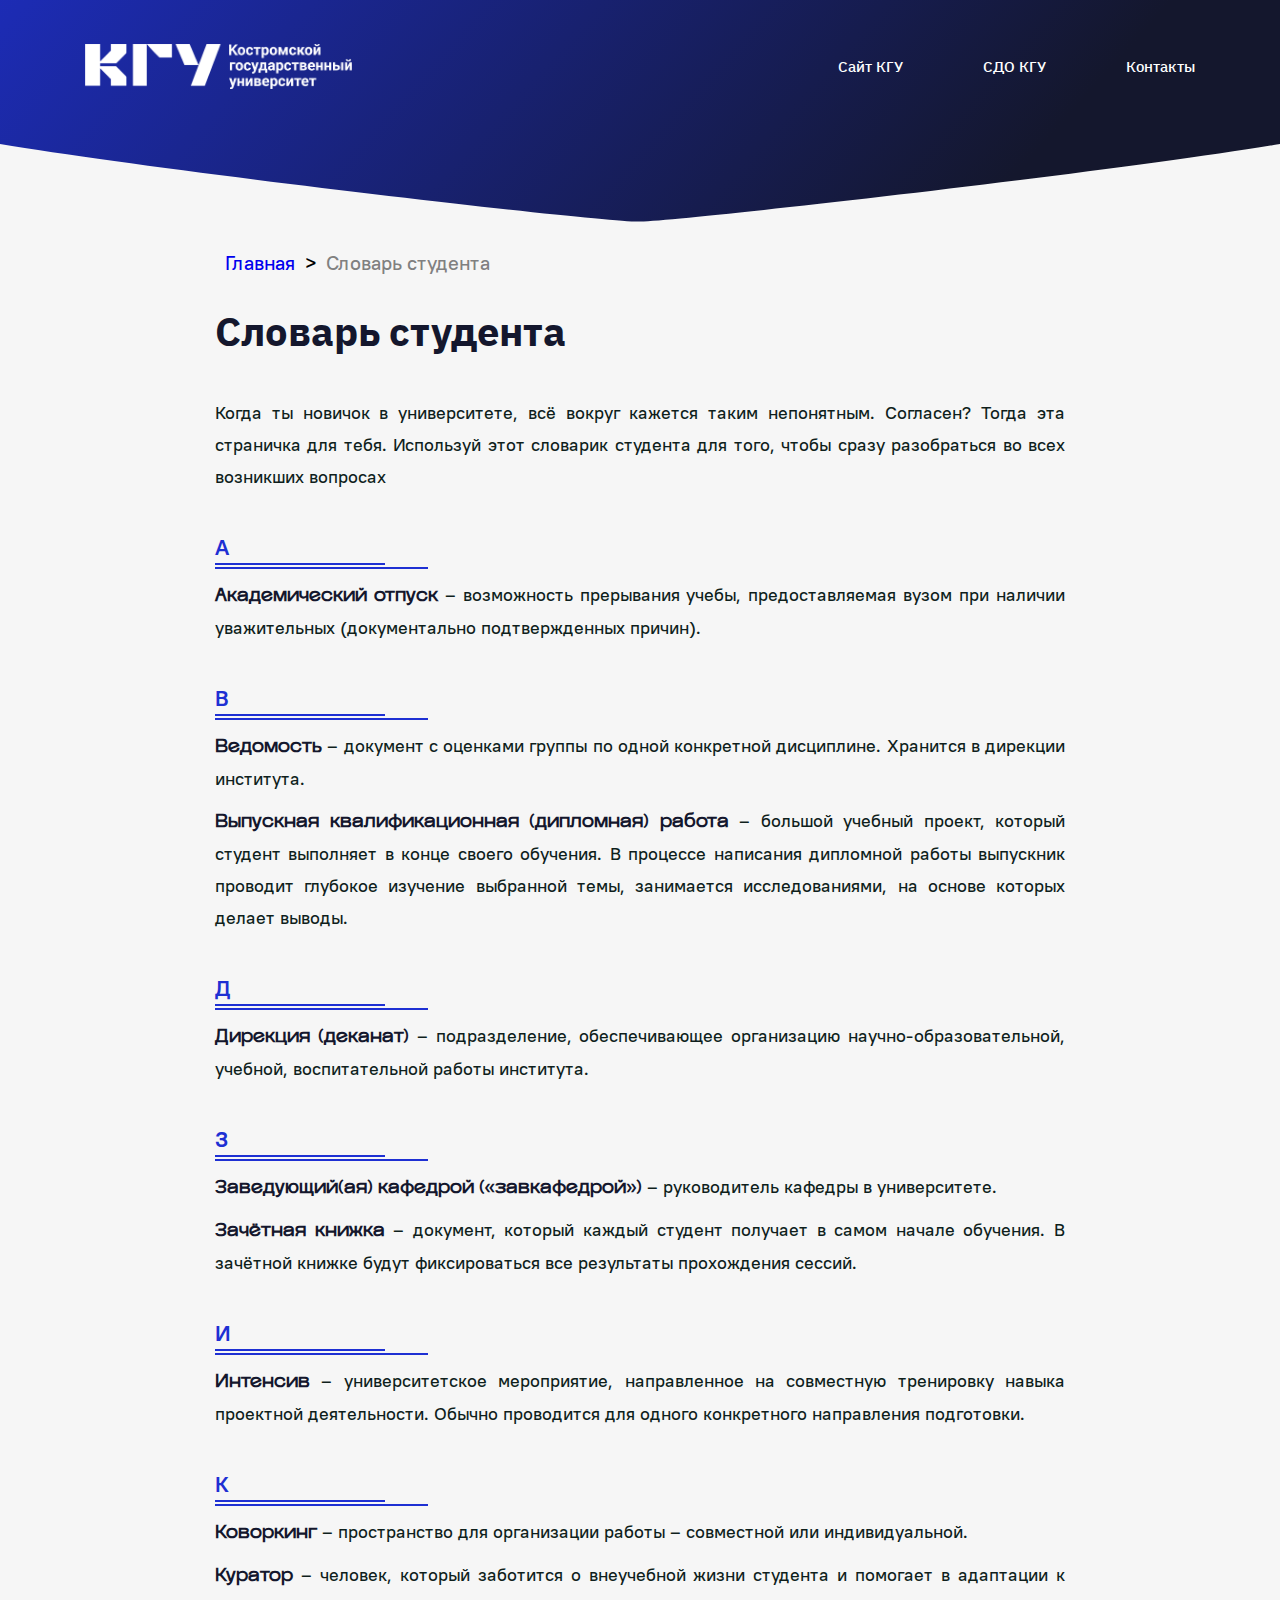
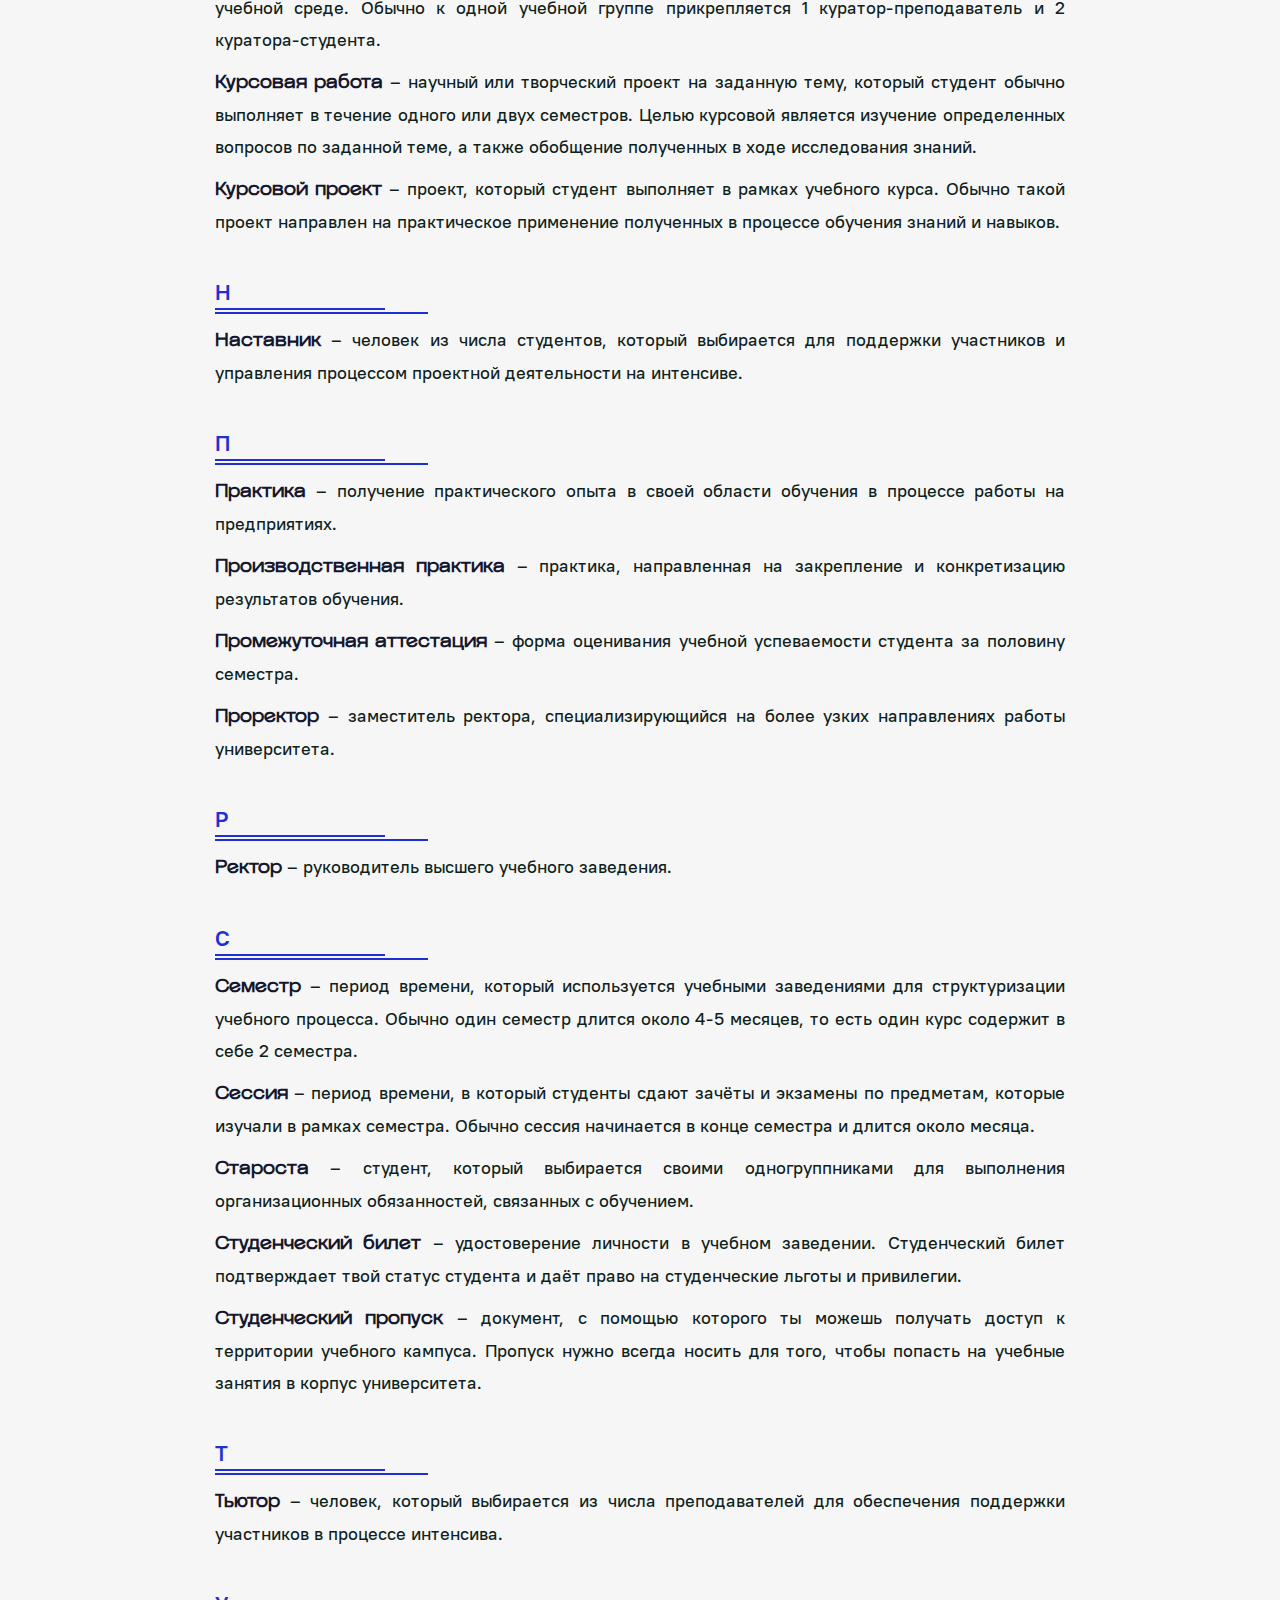
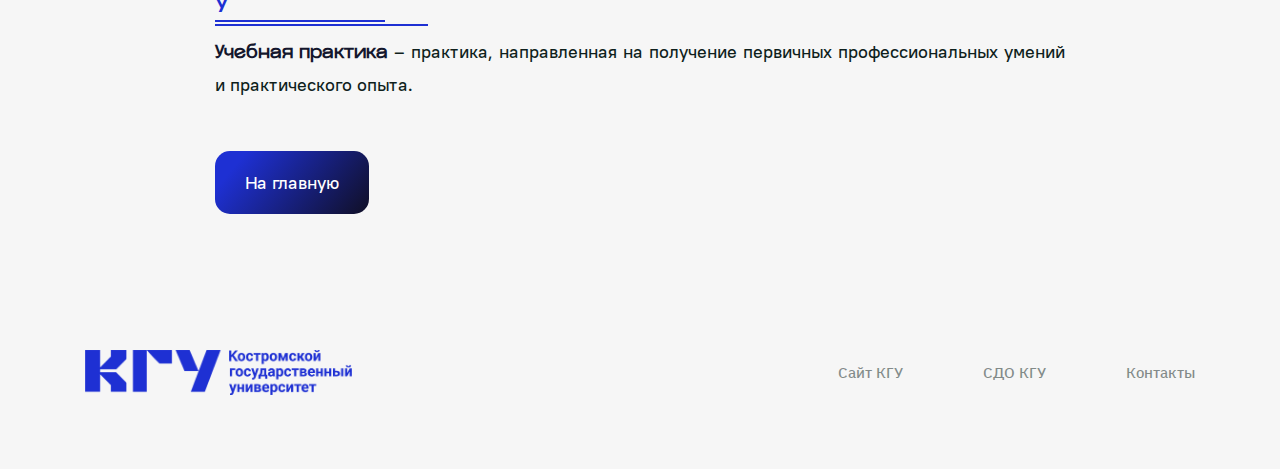
<file: dictionary.html>
<!DOCTYPE html>
<html lang="en">
	<head>
		<meta charset="UTF-8" />
		<meta http-equiv="X-UA-Compatible" content="IE=edge" />
		<meta name="viewport" content="width=device-width, initial-scale=1.0" />
		<title>Dictionary</title>
		<link rel="stylesheet" href="./css/dictionary.css" />
        <link rel="stylesheet" href="./css/fonts.css">
	</head>
	<body>
		<header class="header">
			<div class="container">
				<div class="header__top">
					<nav class="nav">
						<div class="nav__logo">
							<h2 class="logo"><a href="index.html">
								<img src="img/header/ksu-logo (1)1.png" alt="logo" width="267px" height="45px">
							</a></h2>
						</div>

						<ul class="nav__list nav__list--header">
							<li><a href="https://ksu.edu.ru/">Сайт КГУ</a></li>
							<li><a href="https://sdo.ksu.edu.ru/">СДО КГУ</a></li>
							<li><a href="https://ksu.edu.ru/svedeniya-ob-organizatsii/osnovnye-svedeniya/kontaktnaya-informatsiya.html">Контакты</a></li>
						</ul>
					</nav>
				</div>
                
				<div class="header__row">
					<div class="header__content">
						<!--<div class="header__badge">exsplore the world</div>-->
					</div>
				</div>
			</div>
		</header>
        
		<div class="btn-up btn-up_hide"></div>
        <main class="">

            <div class="container__text">
                <div class="breadcrumbs">

                    <a href="index.html">Главная</a> >
                  
                    <a href="/category/widgets">Словарь студента</a>
                  </div>
                <h1 class="title-1">Словарь студента</h1>
                <p>Когда ты новичок в университете, всё вокруг кажется таким непонятным. Согласен? 
                    Тогда эта страничка для тебя. Используй этот словарик студента для того, чтобы 
                    сразу разобраться во всех возникших вопросах</p>
                
                <div class="header-h2 header-h2-left">
                    <h2 class="title-2_1">А</h2>
                    <p><b>Академический отпуск</b> – возможность прерывания учебы, предоставляемая вузом при наличии уважительных (документально подтвержденных причин).</p>
                    <h2 class="title-2_1">В</h2></div>
                    <p><b>Ведомость</b> – документ с оценками группы по одной конкретной 
                        дисциплине. Хранится в дирекции института.</p>
                    
                        <p><b>Выпускная квалификационная (дипломная) работа </b>– большой учебный проект, 
                            который студент выполняет в конце своего обучения. В процессе 
                            написания дипломной работы выпускник проводит глубокое изучение 
                            выбранной темы, занимается исследованиями, на основе которых 
                            делает выводы.</p>
                    
                    <div class="header-h2 header-h2-left">
                    <h2 class="title-2_1">Д</h2></div>
                    <p><b>Дирекция (деканат)</b> – подразделение, обеспечивающее организацию научно-образовательной, учебной, воспитательной работы института.</p>

                    <div class="header-h2 header-h2-left">
                    <h2 class="title-2_1">З</h2></div>
                    <p><b>Заведующий(ая) кафедрой («завкафедрой»)</b> – руководитель кафедры в университете.</p>     
                    <p><b>Зачётная книжка</b> – документ, который каждый студент получает в 
                        самом начале обучения. В зачётной книжке будут фиксироваться 
                        все результаты прохождения сессий.</p>
                   
                    <div class="header-h2 header-h2-left">
                    <h2 class="title-2_1">И</h2></div>
                    <p><b>Интенсив</b> – университетское мероприятие, направленное на совместную 
                        тренировку навыка проектной деятельности. Обычно проводится для 
                        одного конкретного направления подготовки. </p>
                    
                    <div class="header-h2 header-h2-left">
                    <h2 class="title-2_1">К</h2></div>
                    <p><b>Коворкинг</b> – пространство для организации работы – совместной или индивидуальной.</p> 
                    <p><b>Куратор</b> – человек, который заботится о внеучебной жизни студента и помогает в адаптации 
                        к учебной среде. Обычно к одной учебной группе прикрепляется 1 куратор-преподаватель и 2 куратора-студента.</p>  
                    <p><b>Курсовая работа</b> – научный или творческий проект на заданную тему, который студент 
                        обычно выполняет в течение одного или двух семестров. Целью курсовой 
                        является изучение определенных вопросов по заданной теме, а также 
                        обобщение полученных в ходе исследования знаний.</p>  
                    <p><b>Курсовой проект</b> – проект, который студент 
                        выполняет в рамках учебного курса. Обычно такой проект 
                        направлен на практическое применение полученных в процессе 
                        обучения знаний и навыков.</p>

                    <div class="header-h2 header-h2-left">
                    <h2 class="title-2_1">Н</h2></div>
                    <p><b>Наставник</b> – человек из числа студентов, который выбирается для 
                        поддержки участников и управления процессом проектной 
                        деятельности на интенсиве.</p>

                    <div class="header-h2 header-h2-left">
                    <h2 class="title-2_1">П</h2></div>
                    <p><b>Практика</b> – получение практического опыта в своей области обучения в процессе работы на предприятиях.</p>    
                    <p><b>Производственная практика </b>– практика, направленная на закрепление и конкретизацию результатов обучения.</p>   
                    <p><b>Промежуточная аттестация</b> – форма оценивания учебной успеваемости студента 
                        за половину семестра. </p>
                    <p><b>Проректор</b> – заместитель ректора, специализирующийся на более узких направлениях работы университета.</p>
                    
                    <div class="header-h2 header-h2-left">
                    <h2 class="title-2_1">Р</h2></div>
                    <p><b>Ректор</b> – руководитель высшего учебного заведения. </p>
                    
                    <div class="header-h2 header-h2-left">
                    <h2 class="title-2_1">С</h2></div>
                    <p><b>Семестр</b> – период времени, который используется учебными заведениями 
                        для структуризации учебного процесса. Обычно один семестр длится 
                        около 4-5 месяцев, то есть один курс содержит в себе 2 семестра.</p>
                    <p><b>Сессия</b> – период времени, в который студенты сдают зачёты и экзамены по предметам, 
                        которые изучали в рамках семестра. Обычно сессия начинается в конце 
                        семестра и длится около месяца.</p>
                    <p><b>Староста</b> – студент, который выбирается своими одногруппниками для выполнения 
                        организационных обязанностей, связанных с обучением.</p>
                    <p><b>Студенческий билет</b> – удостоверение личности в учебном заведении. Студенческий билет 
                        подтверждает твой статус студента и даёт право на студенческие льготы и привилегии.</p>
                    <p><b>Студенческий пропуск</b> – документ, с помощью которого ты можешь получать доступ к территории 
                        учебного кампуса. Пропуск нужно всегда носить для того, чтобы попасть 
                        на учебные занятия в корпус университета.</p>
                    
                    <div class="header-h2 header-h2-left">
                    <h2 class="title-2_1">Т</h2></div>
                    <p><b>Тьютор</b> – человек, который выбирается из числа преподавателей для обеспечения поддержки 
                        участников в процессе интенсива.</p>
                    
                    <div class="header-h2 header-h2-left">
                        <h2 class="title-2_1">У</h2></div>
                        <p><b>Учебная практика</b> – практика, направленная на получение первичных профессиональных умений 
                            и практического опыта.</p>
                    
                <a href="index.html" class="button">На главную</a>
            </div>

		</main>

		<footer class="footer">
			<div class="container">
				<nav class="nav nav--footer">
					<div class="nav__logo">
						<h2 class="logo logo--footer"><a href="index.html">
							<img src="img/header/ksu-logo (1).png" alt="logo" width="267px" height="45px">
						</a></h2>
					</div>

					<ul class="nav__list nav__list--footer">
						<li><a href="https://ksu.edu.ru/">Сайт КГУ</a></li>
						<li><a href="https://sdo.ksu.edu.ru/">СДО КГУ</a></li>
						<li><a href="https://ksu.edu.ru/svedeniya-ob-organizatsii/osnovnye-svedeniya/kontaktnaya-informatsiya.html">Контакты</a></li>
					</ul>

				</nav>
			</div>
		</footer>

	<script src="https://api-maps.yandex.ru/2.1/?apikey=4f537583-9ef9-4998-a98b-9a6ee160a9d3&lang=ru_RU" type="text/javascript"></script>
    <script src="./js/main.js"></script>
    <script src="./js/scroll.js"></script>
	
	</body>
</html>
</file>
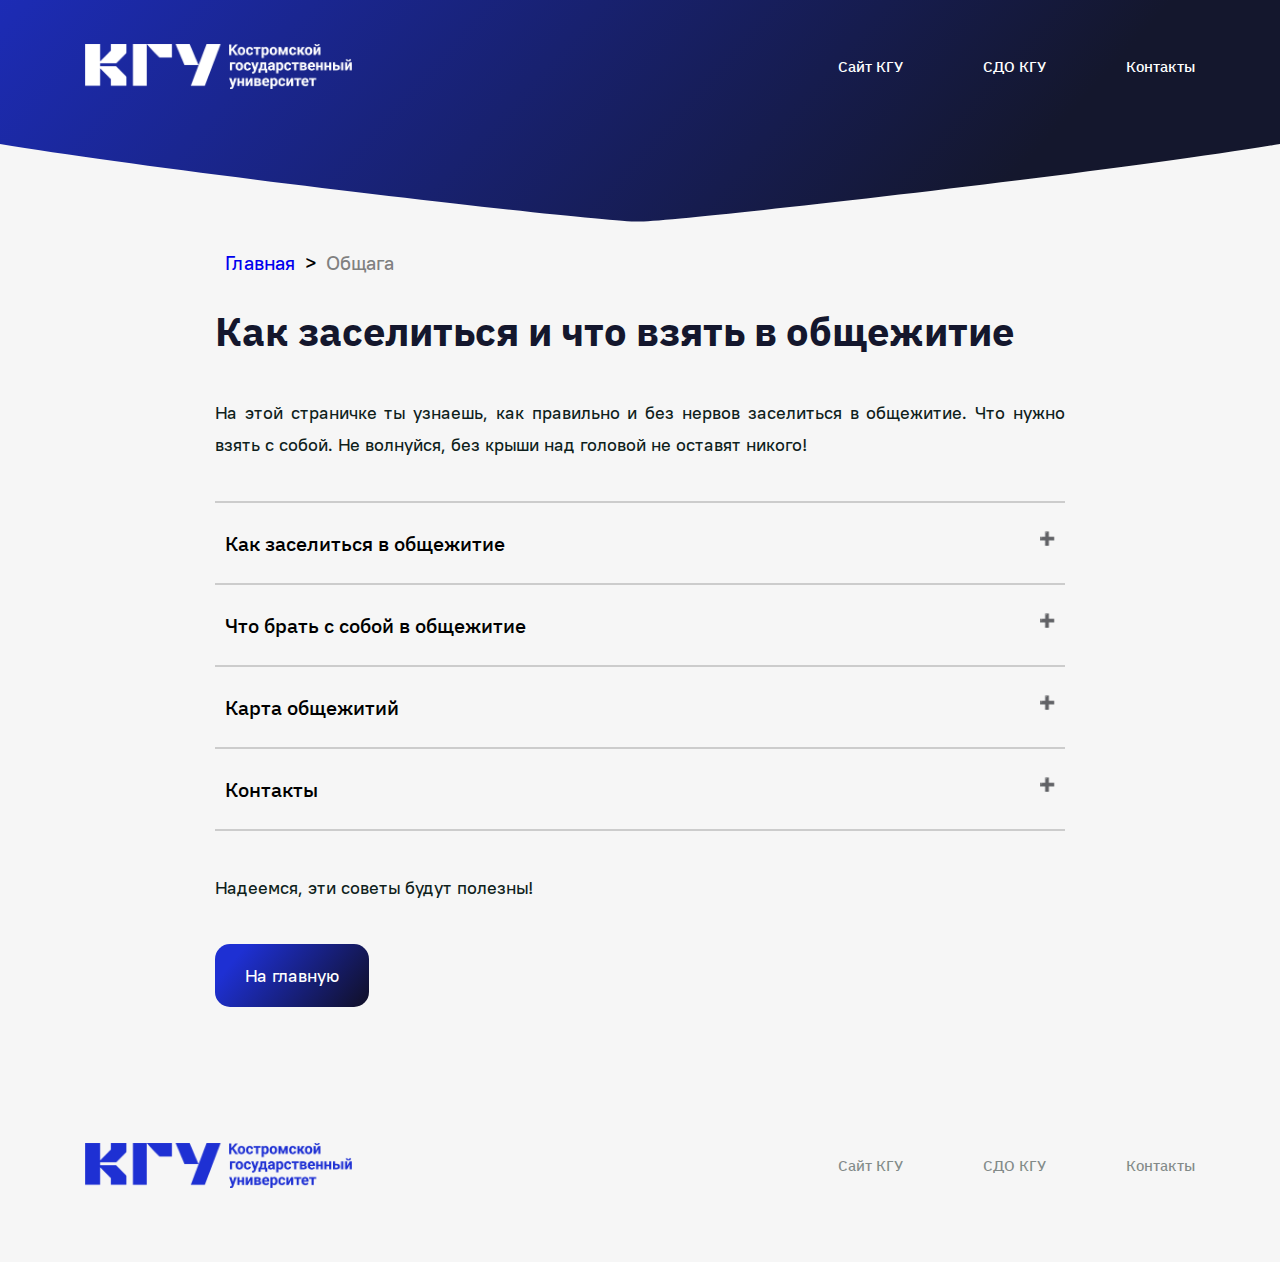
<file: dormitory.html>
<!DOCTYPE html>
<html lang="en">
	<head>
		<meta charset="UTF-8" />
		<meta http-equiv="X-UA-Compatible" content="IE=edge" />
		<meta name="viewport" content="width=device-width, initial-scale=1.0" />
		<title>Dormitory</title>
		<link rel="stylesheet" href="./css/dormitory.css" />
        <link rel="stylesheet" href="./css/fonts.css">
	</head>
	<body>
		<header class="header">
			<div class="container">
				<div class="header__top">
					<nav class="nav">
						<div class="nav__logo">
							<h2 class="logo"><a href="index.html">
								<img src="img/header/ksu-logo (1)1.png" alt="logo" width="267px" height="45px">
							</a></h2>
						</div>

						<ul class="nav__list nav__list--header">
							<li><a href="https://ksu.edu.ru/">Сайт КГУ</a></li>
							<li><a href="https://sdo.ksu.edu.ru/">СДО КГУ</a></li>
							<li><a href="https://ksu.edu.ru/svedeniya-ob-organizatsii/osnovnye-svedeniya/kontaktnaya-informatsiya.html">Контакты</a></li>
						</ul>


					</nav>
				</div>
			</div>
		</header>

        <div class="btn-up btn-up_hide"></div>
		<main class="">

            <div class="container__text">

                <div class="breadcrumbs">

                    <a href="index.html">Главная</a> >
                  
                    <a href="/category/widgets">Общага</a>
                  </div>
                <h1 class="title-1">Как заселиться и что взять в общежитие</h1>
                <p>На этой страничке ты узнаешь, как правильно и без 
                    нервов заселиться в общежитие. Что нужно взять с собой. Не волнуйся, без крыши 
                    над головой не оставят никого!</p>

                    <div class="indent">

                    <hr class="line">
                    <button class="accordion">Как заселиться в общежитие</button>
                        <div class="panel">  
                            <p><mark>ШАГ 1</mark>В конце лета, после того как прошли основные волны зачисления, 
                                появляются списки студентов, которым необходимо общежитие. Эти списки ты можешь 
                                найти на официальном сайте университета либо же в группе ВКонтакте<a href="https://vk.com/kostroma_university"> 
                                «КГУ. Опорный ВУЗ»</a>.</p>  
                                <div class="mini-indent">               
                            <p><mark>ШАГ 2</mark> Вот перед твоими глазами список, следующий шаг – ищи там себя. 
                                Рядом с твоим именем будет указан номер и адрес общежития, ФИО и контакты коменданта.</p>       
                            <div class="ram"><p><b>ВАЖНОЕ УТОЧНЕНИЕ!</b> Общежития распределяются в зависимости от 
                                направления подготовки студентов, чтобы им было проще, быстрее и ближе добираться до 
                                своего учебного корпуса.</p></div></div>
                                <div class="mini-indent"> 
                            <p><mark>ШАГ 3</mark> После твоего знакомства со списками – ищи в ранее названных источниках 
                                официальные даты заселения! Обычно это 28–30 числа августа. Не волнуйся, если ты студент 
                                из далёкого от Костромы региона и не успел заселиться в официальные сроки, для тебя всегда 
                                есть резервный день.</p></div>
                                <div class="mini-indent"> 
                            <p>Итак, в один из указанных дней тебе необходимо со всей экипировкой 
                                явиться в своё общежитие с 09.00 до 14.00 часов.</p></div>
                                <div class="mini-indent"> 
                            <p><b>Уточнение.</b> Для того, чтобы тебя заселили в общежитие, тебе 
                                нужно иметь при себе документы, а именно:</p>
                            <div class="p_punkt">
                            <ul class="list6b">
                            <li>справку о флюорографическом обследовании;</li>
                            <li>оригинал и копию паспорта;</li>
                            <li>оригинал и копию СНИЛС;</li>
                            <li>оригинал и копию медицинского полиса;</li>
                            <li>номер ИНН;</li>
                            <li>3 фотографии 3х4 см;</p>
                            <li>справку об отсутствии контактов с инфекционными больными в течение 21 дня, полученную 
                                не ранее 3-х суток до заселения в общежитие.</li>
                            </ul> </div>
                            </div>    
                            <div class="mini-indent">                    
                            <p><mark>ШАГ 4</mark> Все вышесказанные условия выполнены, ты стоишь на пороге общежития, 
                                приступаем к следующему шагу. Тебе нужно найти коменданта общежития и оформить у него 
                                заявление и ордер на поселение в свою комнату. Далее тебя попросят пройти небольшой медосмотр.</p> </div>
                                <div class="mini-indent">                        
                            <p><mark>ШАГ 5</mark>Теперь ты можешь пройти в свою комнату и ознакомиться с условиями 
                                проживания, а также ты можешь найти там своих будущих соседей, с которыми будешь 
                                делить все радости, невзгоды и быт до конца обучения.</p> </div>
                                <div class="mini-indent">                        
                            <p><mark>Еще немного формальностей.</mark> Для оформления и подписи договора на заселение 
                                в общежитие обратись <b>в корпус А1 КГУ</b> по адресу: <b>г. Кострома, ул. 1 Мая, д.14</b>, 
                                в отдел кадров по работе с обучающимися (телефон <b>(4942) 63-49-00</b> (добавочный 4300). 
                                Рекомендуется также внести предоплату. Так ты сможешь забыть о своей обязанности оплачивать 
                                общежитие на несколько месяцев вперёд, пока не закончится оплаченный период. Кстати, квитанции 
                                тебе будет выдавать комендант общежития один раз в месяц.</p>  </div>
                                <div class="mini-indent">                   
                            <p><b>Поздравляем</b>, теперь ты официально житель «общаги»! Пора ехать в своё общежитие и проводить 
                                генеральную уборку в своей комнате. Желаем лёгкой общажной жизни и хороших соседей. Этот момент 
                                твоей жизни тебе запомнится надолго, ведь, как гласит народная мудрость, «кто в общаге не жил, 
                                тот жизни не знал».</p>    </div>                        
                        </div>
                    <hr class="line">
                    <button class="accordion">Что брать с собой в общежитие</button>
                        <div class="panel">     
                            <p>1. <b>Постельное бельё</b>. А лучше сразу два комплекта. Пока один комплект будет стираться 
                                в «общажной» машинке, ты сможешь воспользоваться другим, и не нужно будет долго ждать. 
                                Вообще, в общежитии есть возможность бесплатно получить постельное белье, однако стирка 
                                «общажного» белья производится всего раз в неделю в определенный день – среду, что может 
                                быть для тебя не очень удобным.</p>
                                <div class="mini-indent"> 
                            <p>2. Возьми с собой в общежитие свою любимую <b>пижаму</b>! Это может быть как лёгкая пижама 
                                для сна или летнего периода, так и теплая, когда осенние деньки неожиданно начинают радовать 
                                морозами. :) Вообще, пижама – самая универсальная одежда, в ней удобно как спать, так и 
                                передвигаться по коридорам любимой общаги.</p></div>
                                <div class="mini-indent"> 
                            <p>3. Как без <b>посуды</b> в общежитии? Вот базовый набор, каждая вещь из которого тебе 
                                когда-либо понадобится:</p>
                            <div class="p_punkt">
                            <ul class="list6b">
                            <li>сковорода;</li>
                            <li>кастрюля;</li>
                            <li>плоские и глубокие тарелки;</li>
                            <li>кружки;</li>
                            <li>столовые приборы – ложка, вилка, нож;</li>
                            <li>овощечистка (она здорово сэкономит тебе время);</li>
                            <li>универсальная открывашка для жестяных банок.</li>
                            </ul></div>
                            <div class="indent"></div></div>
                            <div class="mini-indent"> 
                            <p>4. <b>Тазик</b> – очень удобная вещь для жителя общаги. В нём может хорошо уместиться и 
                                грязная посуда, и средства гигиены, когда ты идёшь в душ и хочешь взять всё с собой. 
                                Также, конечно же, тазик понадобится тебе, когда ты захочешь постирать свои вещи.</p></div>
                                <div class="mini-indent"> 
                            <p>5. <b>Средства гигиены.</b></p></div>
                            <div class="mini-indent"> 
                            <p>6. Набор <b>полотенец</b> для тела, рук и посуды.</p></div>
                            <div class="mini-indent"> 
                            <p>7. Обязательно – <b>аптечка</b>! Ты должен быть готов оказать себе помощь в любую секунду.</p></div>
                            <div class="mini-indent"> 
                            <p>8. <b>Ножницы, нитки, иголки</b> – так ты сможешь быстро подлатать вещицу, которая подвела 
                                тебя в этот день.</p></div>
                                <div class="mini-indent"> 
                            <p>9. <b>Резиновые тапочки.</b> В них можно передвигаться по общежитию, а также ходить в душ, 
                                а ещё – они легко отмываются.</p></div>
                                <div class="mini-indent"> 
                            <p>10. <b>Чайник</b>, чтобы вскипятить себе горячий чай либо же чтобы просто пить каждый день 
                                чистую кипячёную воду.</p></div>
                                <div class="mini-indent"> 
                            <p>11. <b>Ведерко, швабра, тряпки, веник, средства для уборки.</b> Эти вещи тебе понадобятся сразу, 
                                как ты заселишься в общежитие. С помощью их ты легко приведешь свою комнату в порядок.</p></div>
                                <div class="mini-indent"> 
                            <p>12. <b>Матрас, одеяло и подушка</b> также выдаются в общежитии, однако, если есть желание, никто 
                                не запрещает приобрести свои постельные принадлежности, чтобы сделать проживание в твоей 
                                комнате ещё более комфортным.</p></div>                     
                        </div>
                    <hr class="line">
                    <button class="accordion">Карта общежитий</button>
                        <div class="panel">
                            <div class="section-map__map">
                                <div class="map" id="map5">
                                </div>
                            </div>                              
                        </div>
                    <hr class="line">
                    <button class="accordion">Контакты</button>
                        <div class="panel">
                            <ul class="list6b">
								<li><b><color>ОБЩЕЖИТИЕ №1</color></b>
								<p><b>Адрес: </b>Кострома, 1 переулок Воскресенский, 17</p>
                                <p><b>Заведующий:</b> Огородникова Ольга Сергеевна</p>
                                <p><b>Телефон:</b> (4942) 42-61-45</p></li>
                                <div class="mini-indent">
								<li><b><color>ОБЩЕЖИТИЕ №2</color></b>
								<p><b>Адрес: </b>Кострома, Дальняя улица, 1</p>
                                <p><b>Заведующий:</b> Лапшина Ольга Петровна</p>
                                <p><b>Телефон:</b> (4942) 42-77-38</p></li>
                                </div><div class="mini-indent">
								<li><b><color>ОБЩЕЖИТИЕ №3</color></b>
								<p><b>Адрес: </b>Кострома, Малышковская улица, 4</p>
                                <p><b>Заведующий:</b> Мерзляк Светлана Петровна</p>
                                <p><b>Телефон №1:</b> (4942) 53-58-82</p>
                                <p><b>Телефон №2:</b> (4942) 43-06-40</p></li>
                                </div><div class="mini-indent">
								<li><b><color>ОБЩЕЖИТИЕ №4</color></b>
								<p><b>Адрес: </b>Кострома, Дальняя улица, 1Б</p>
                                <p><b>Заведующий:</b> Сошенко Владимир Владимирович</p>
                                <p><b>Телефон:</b> (4942) 42-54-18</p></li>
                                </div><div class="mini-indent">
								<li><b><color>ОБЩЕЖИТИЕ №5</color></b>
								<p><b>Адрес: </b>Кострома, Лагерная улица, 15</p>
                                <p><b>Заведующий:</b> Колпакова Нелли Геннадьевна</p>
                                <p><b>Телефон:</b> (4942) 42-60-51</p></li>
                                </div><div class="mini-indent">
								<li><b><color>ОБЩЕЖИТИЕ №6</color></b>
								<p><b>Адрес: </b>Кострома, улица Щемиловка, 21</p>
                                <p><b>Заведующий:</b> Советова Валентина Дмитриевна</p>
                                <p><b>Телефон:</b> (4942) 31-53-48</p></li></div>
							</ul>                           
                        </div>
                    <hr class="line">
                    </div>

                
                    <div class="indent">
                        <p>Надеемся, эти советы будут полезны!</p>
                    </div>

                    <a href="index.html" class="button">На главную</a>
		</main>

		<footer class="footer">
			<div class="container">
				<nav class="nav nav--footer">
					<div class="nav__logo">
						<h2 class="logo logo--footer"><a href="index.html">
							<img src="img/header/ksu-logo (1).png" alt="logo" width="267px" height="45px">
						</a></h2>
					</div>

					<ul class="nav__list nav__list--footer">
						<li><a href="https://ksu.edu.ru/">Сайт КГУ</a></li>
						<li><a href="https://sdo.ksu.edu.ru/">СДО КГУ</a></li>
						<li><a href="https://ksu.edu.ru/svedeniya-ob-organizatsii/osnovnye-svedeniya/kontaktnaya-informatsiya.html">Контакты</a></li>
					</ul>
				</nav>
			</div>
		</footer>

		<script src="https://api-maps.yandex.ru/2.1/?apikey=4f537583-9ef9-4998-a98b-9a6ee160a9d3&lang=ru_RU" type="text/javascript"></script>

		<script src="./js/main.js"></script>
		<script src="./js/campus.js"></script>
		<script src="./js/dormitory.js"></script>
        <script src="./js/accordion.js"></script>
        <script src="./js/scroll.js"></script>
	
	</body>
</html>
</file>
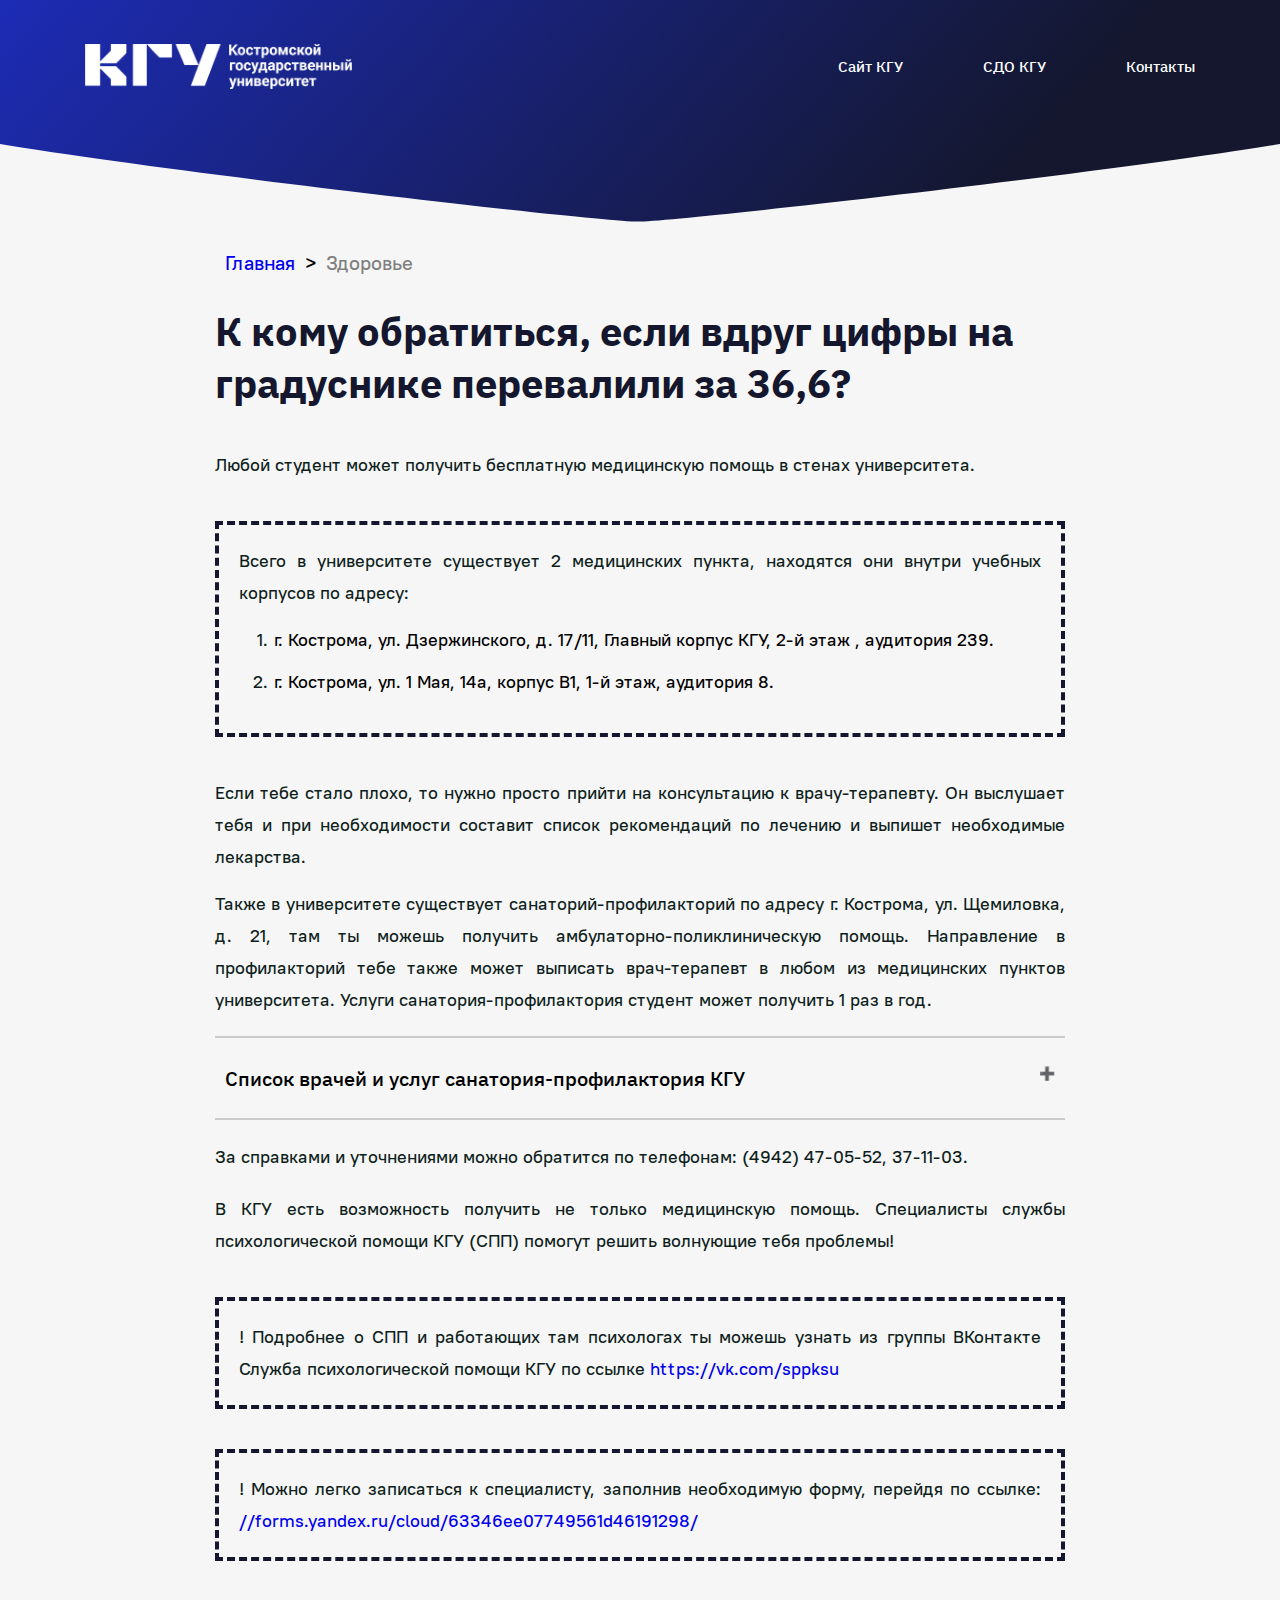
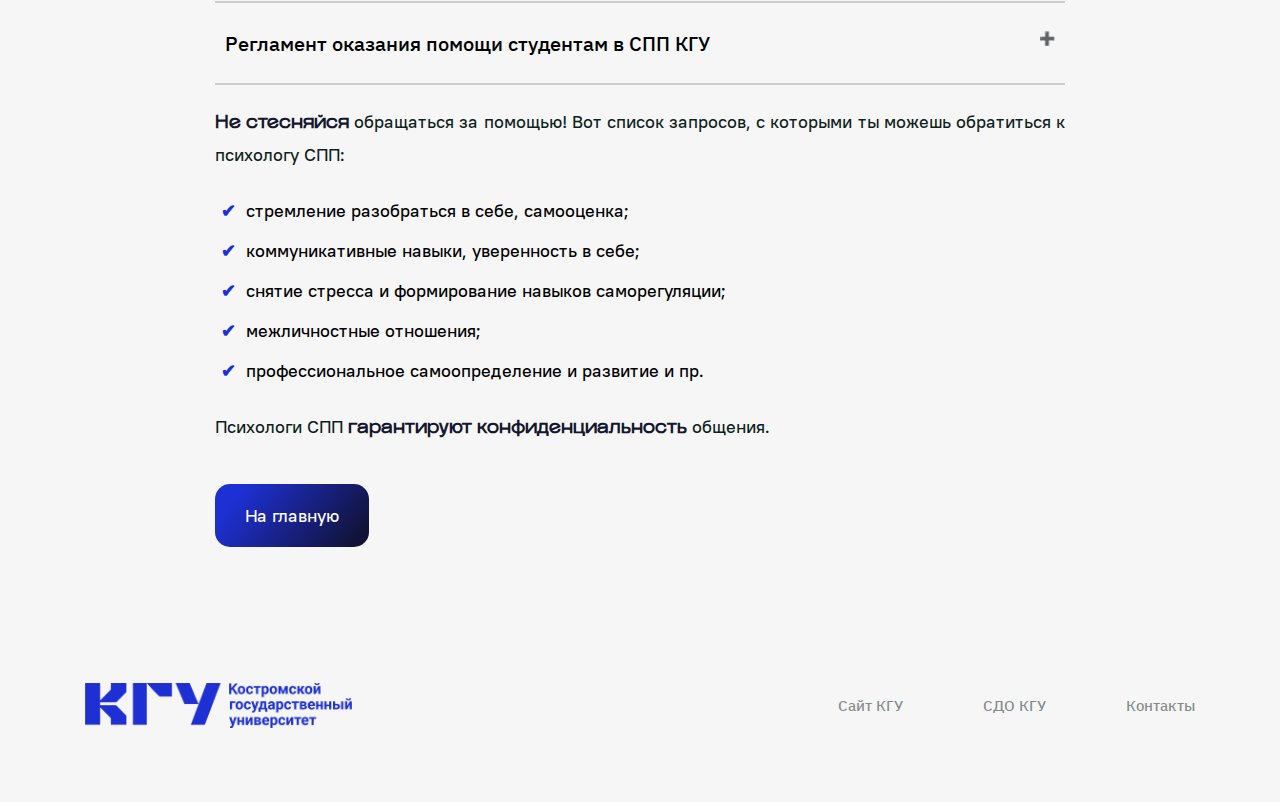
<file: health.html>
<!DOCTYPE html>
<html lang="en">
	<head>
		<meta charset="UTF-8" />
		<meta http-equiv="X-UA-Compatible" content="IE=edge" />
		<meta name="viewport" content="width=device-width, initial-scale=1.0" />
		<title>Health</title>
		<link rel="stylesheet" href="./css/health.css" />
        <link rel="stylesheet" href="./css/fonts.css">
	</head>
	<body>
		<header class="header">
			<div class="container">
				<div class="header__top">
					<nav class="nav">
						<div class="nav__logo">
							<h2 class="logo"><a href="index.html">
								<img src="img/header/ksu-logo (1)1.png" alt="logo" width="267px" height="45px">
							</a></h2>
						</div>

						<ul class="nav__list nav__list--header">
							<li><a href="https://ksu.edu.ru/">Сайт КГУ</a></li>
							<li><a href="https://sdo.ksu.edu.ru/">СДО КГУ</a></li>
							<li><a href="https://ksu.edu.ru/svedeniya-ob-organizatsii/osnovnye-svedeniya/kontaktnaya-informatsiya.html">Контакты</a></li>
						</ul>
					</nav>
				</div>
			</div>
		</header>

        <div class="btn-up btn-up_hide"></div>
		<main class="">
            <div class="container__text">
                <div class="breadcrumbs">

                    <a href="index.html">Главная</a> >
                  
                    <a href="/category/widgets">Здоровье</a>
                  </div>

                <h1 class="title-1">К кому обратиться, если вдруг цифры на градуснике перевалили за 36,6?</h1>
                <p>Любой студент может получить бесплатную медицинскую помощь в стенах университета.</p>
                <div class="ram">
                    <p>Всего в университете существует 2 медицинских пункта, находятся они внутри учебных корпусов по адресу:</p>
                    <ol class="number">
                        <p><li>г. Кострома, ул. Дзержинского, д. 17/11, Главный корпус КГУ, 2-й этаж , аудитория 239.</li></p>
                        <p><li>г. Кострома, ул. 1 Мая, 14а, корпус В1, 1-й этаж, аудитория 8.</li></p>
                    </ol>
                </div>
                <p>Если тебе стало плохо, то нужно просто прийти на консультацию к врачу-терапевту. Он выслушает тебя и при 
                    необходимости составит список рекомендаций по лечению и выпишет необходимые лекарства.</p>
                <div class="mini-indent">
                <p>Также в университете существует санаторий-профилакторий по адресу г. Кострома, ул. Щемиловка, д. 21, там 
                    ты можешь получить амбулаторно-поликлиническую помощь. Направление в профилакторий тебе также может 
                    выписать врач-терапевт в любом из медицинских пунктов университета. Услуги санатория-профилактория студент
                может получить 1 раз в год.</p></div>

                <div class="indent">

                <hr class="line">
				<button class="accordion">Список врачей и услуг санатория-профилактория КГУ</button>
                <div class="panel">  
                        <p><b><color>Доврачебная помощь</color></b></p>
                        <p><b>Режим работы:</b> с 09.00 до 17.00</p>
                        <p><b>Адрес:</b>г. Кострома, ул. Щемиловка, д. 21, процедурный кабинет. </p>
            
                    <div class="indent">
                        <p><b><color>Консультативный прием врача-оториноларинголога</color></b></p>
                        <p><b>Хмельницкая Ольга Николаевна</b></p>
                        <p><b>Режим работы:</b> среда с 14.30 до 17.30</p>
                        <p><b>Адрес:</b> г. Кострома, ул. Щемиловка, д. 21 кабинет №19 (2 этаж)</p>
                        <p><b>Предварительная запись по телефону:</b>(4942) 47-05-52.</p>
                    </div>

                    <div class="indent">
                        <p><b><color>Консультативный прием врача акушера-гинеколога</color></b></p>
                        <p><b>Фурашова Анна Евгеньевна</b></p>
                        <p><b>Режим работы:</b> среда с 15.00 до 18.00</p>
                        <p><b>Адрес:</b> г. Кострома, ул. Щемиловка, д. 21, кабинет №19 (2 этаж)</p>
                        <p><b>Предварительная запись по телефону:</b>(4942) 47-05-52.</p>
                    </div>

                    <div class="indent">
                        <p><b><color>Зубной врач</color></b></p>
                        <p><b>Румянцева Татьяна Васильевна</b></p>
                        <p><b>Режим работы:</b> понедельник, среда, пятница с 08.00 до 14.00, вторник, четверг с 13.00 до 18.00</p>
                        <p><b>Адрес:</b> г. Кострома, ул. Щемиловка, д. 21, стоматологический кабинет (1 этаж)</p>
                        <p><b>Предварительная запись по телефону:</b> 8-999-785-15-60.</p>
                    </div>

                    <div class="indent">
                        <p><b><color>Лечебный массаж</color></b></p>
                        <p><b>Манашенкова Марина Евгеньевна</b></p>
                        <p><b>Режим работы:</b> с 13.00 до 17.00</p>
                        <p><b>Адрес:</b> г. Кострома, ул. Щемиловка, д. 21, кабинет «Кедровая здравница» (1 этаж)</p>
                        <p><b>Предварительная запись по телефону:</b> 8-961-128-88-13.</p>
                    </div>

                    <div class="indent">
                        <p><b><color>Главный врач</b></p></div>
                        <p><b>Кудрявцева Татьяна Евгеньевна</b></p>
                        <p><b>Контактный телефон:</b> 8-960-740-92-15</p>
                    </div>           
                </div>
                <hr class="line">
            
                <div class="indent">
                <p>За справками и уточнениями можно обратится по телефонам: (4942) 47-05-52, 37-11-03.</p></div>
                <div class="indent"><p>В КГУ есть возможность получить не только медицинскую помощь. 
                    Специалисты службы психологической помощи КГУ (СПП) помогут решить волнующие тебя проблемы!</p></div>
                <p class="ram">! Подробнее о СПП и работающих там психологах ты можешь узнать из группы 
                    ВКонтакте Служба психологической помощи КГУ 
                    по ссылке <a href="https://vk.com/sppksu"> https://vk.com/sppksu</a> </p>
                <p class="ram">! Можно легко записаться к специалисту, заполнив необходимую форму, перейдя 
                    по ссылке: <a href="https://forms.yandex.ru/cloud/63346ee07749561d46191298/"> //forms.yandex.ru/cloud/63346ee07749561d46191298/</a></p>
                
                <div class="indent">

                <hr class="line">
				<button class="accordion">Регламент оказания помощи студентам в СПП КГУ</button>
                <div class="panel">  
                    <ul class="list6b">
                        <li>Каждый студент имеет право на 3 бесплатные индивидуальные консультации за один учебный год. </li>
                        <li>Формат встречи – офлайн или онлайн – ты можешь выбрать самостоятельно (если на момент обращение в службу нет иных обстоятельств, которые могут влиять на формат встречи).</li>
                        <li>Частоту встреч ты определяешь совместно с психологом, однако встречи могут происходить не чаще одного раза в неделю.</li>
                        <li>Продолжительность одной индивидуальной психологической консультации – 50 минут.</li>
                        <li>Если по каким-то обстоятельствам ты не можешь прийти на консультацию, то нужно предупредить об этом заранее – <b>за сутки</b>, 
                        тогда возможность прийти на консультацию в другой раз сохраняется. В ином случае консультация считается оказанной. </li>
                    </ul>                   
                </div>
                <hr class="line">
                </div>

                <div class="indent">
                    <p><b>Не стесняйся</b> обращаться за помощью! Вот список запросов, с которыми ты можешь обратиться к психологу СПП:</p>
                </div>
                <div class="indent">
                    <ul class="list6b">
                        <li>стремление разобраться в себе, самооценка;</li>
                        <li>коммуникативные навыки, уверенность в себе;</li>
                        <li>снятие стресса и формирование навыков саморегуляции;</li>
                        <li>межличностные отношения;</li>
                        <li>профессиональное самоопределение и развитие и пр.</li>
                    </ul>
                </div>
                <div class="indent">
                    <p>Психологи СПП <b>гарантируют конфиденциальность</b> общения.</p></div>
                <a href="index.html" class="button">На главную</a>
            </div>
		</main>

		<footer class="footer">
			<div class="container">
				<nav class="nav nav--footer">
					<div class="nav__logo">
						<h2 class="logo logo--footer"><a href="index.html">
							<img src="img/header/ksu-logo (1).png" alt="logo" width="267px" height="45px">
						</a></h2>
					</div>

					<ul class="nav__list nav__list--footer">
						<li><a href="https://ksu.edu.ru/">Сайт КГУ</a></li>
						<li><a href="https://sdo.ksu.edu.ru/">СДО КГУ</a></li>
						<li><a href="https://ksu.edu.ru/svedeniya-ob-organizatsii/osnovnye-svedeniya/kontaktnaya-informatsiya.html">Контакты</a></li>
					</ul>
				</nav>
			</div>
		</footer>

		<script src="https://api-maps.yandex.ru/2.1/?apikey=4f537583-9ef9-4998-a98b-9a6ee160a9d3&lang=ru_RU" type="text/javascript"></script>

        <script src="./js/rest.js"></script>
        <script src="./js/rest_1.js"></script>
        <script src="./js/rest_2.js"></script>
        <script src="./js/rest_3.js"></script>
        <script src="./js/accordion.js"></script>
        <script src="./js/scroll.js"></script>
	
	</body>
</html>
</file>
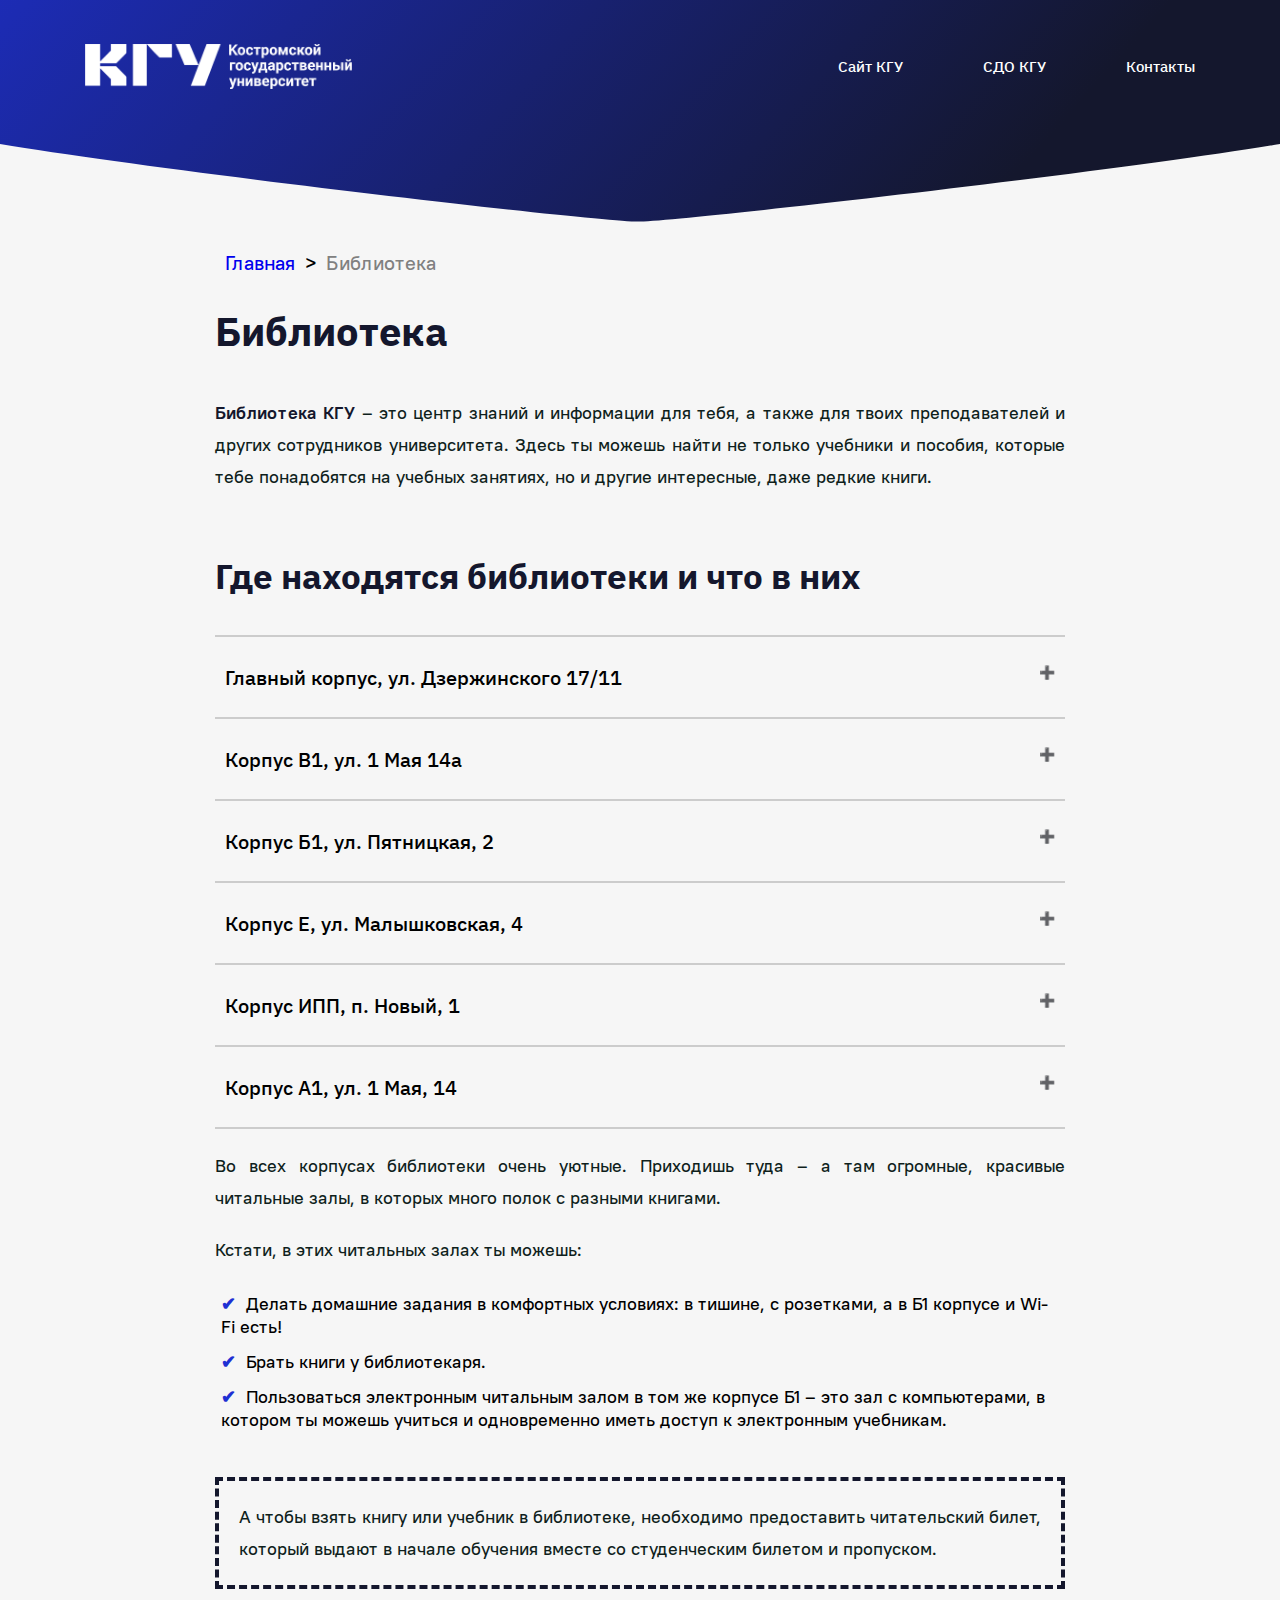
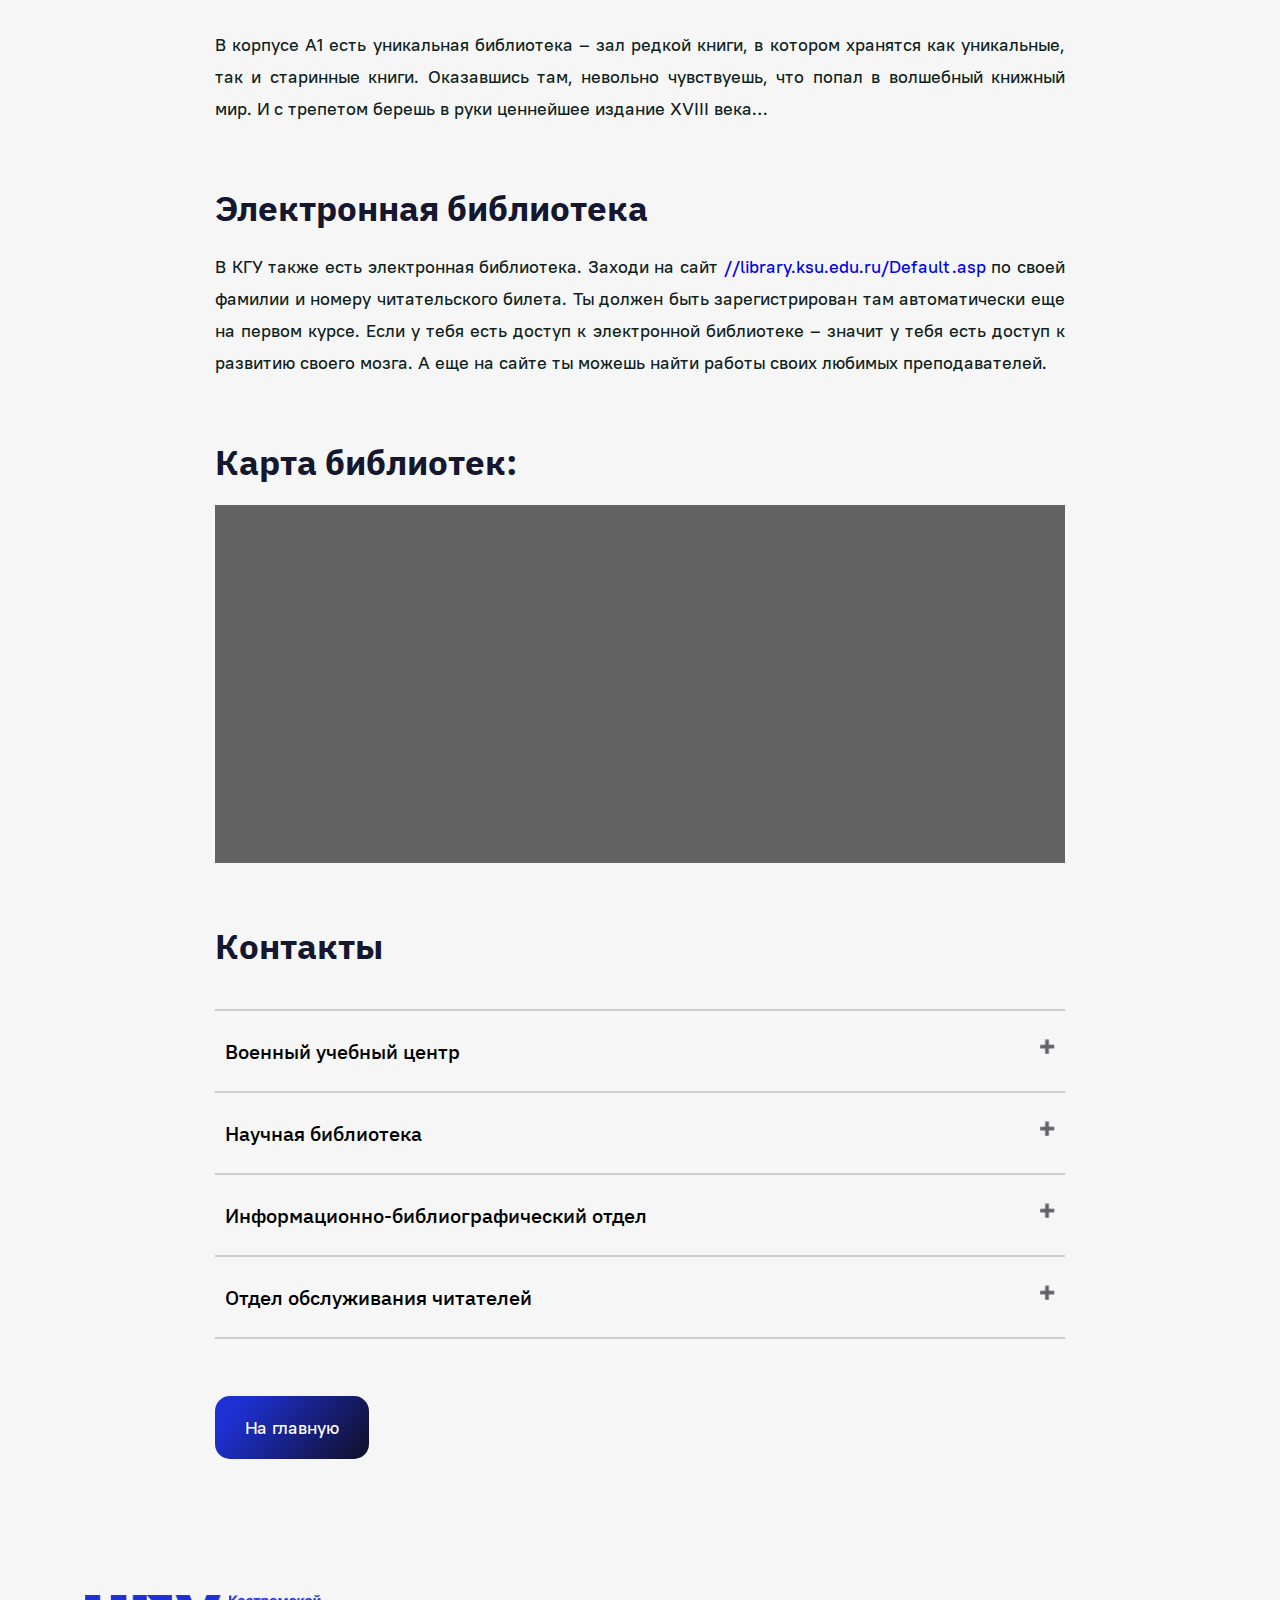
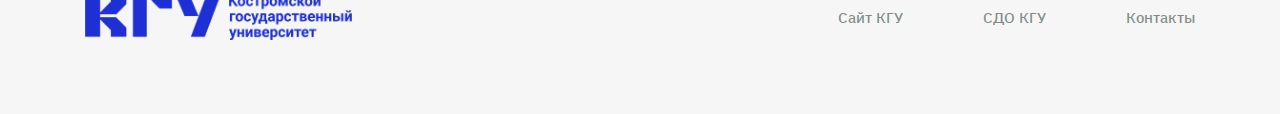
<file: library.html>
<!DOCTYPE html>
<html lang="en">
	<head>
		<meta charset="UTF-8" />
		<meta http-equiv="X-UA-Compatible" content="IE=edge" />
		<meta name="viewport" content="width=device-width, initial-scale=1.0" />
		<title>Library</title>
		<link rel="stylesheet" href="./css/library.css" />
		<link rel="stylesheet" href="./css/fonts.css">
	</head>
	<body>
		<header class="header">
			<div class="container">
				<div class="header__top">
					<nav class="nav">
						<div class="nav__logo">
							<h2 class="logo"><a href="index.html">
								<img src="img/header/ksu-logo (1)1.png" alt="logo" width="267px" height="45px">
							</a></h2>
						</div>

						<ul class="nav__list nav__list--header">
							<li><a href="https://ksu.edu.ru/">Сайт КГУ</a></li>
							<li><a href="https://sdo.ksu.edu.ru/">СДО КГУ</a></li>
							<li><a href="https://ksu.edu.ru/svedeniya-ob-organizatsii/osnovnye-svedeniya/kontaktnaya-informatsiya.html">Контакты</a></li>
						</ul>

					</nav>
				</div>
			</div>
		</header>

		<div class="btn-up btn-up_hide"></div>
		<main class="">

            <div class="container__text">
				<div class="breadcrumbs">

                    <a href="index.html">Главная</a> >
                  
                    <a href="/category/widgets">Библиотека</a>
                  </div>

                <h1 class="title-1">Библиотека</h1>
                <p><b>Библиотека КГУ</b> – это центр знаний и информации для тебя, а также для твоих преподавателей 
					и других сотрудников университета. Здесь ты можешь найти не только учебники и пособия, которые 
					тебе понадобятся на учебных занятиях, но и другие интересные, даже редкие книги.</p>
                <h2 class="title-2">Где находятся библиотеки и что в них</h2>
				

				<hr class="line">
				<button class="accordion">Главный корпус, ул. Дзержинского 17/11</button>
                <div class="panel"> 
					<ul class="list6b">
						<li>Абонемент литературы (можно пользоваться книгой вне библиотеки на неопределенный срок).</li>
						<li>Читальный зал.</li>
					</ul>                           
                </div>
                <hr class="line">
				<button class="accordion">Корпус В1, ул. 1 Мая 14а</button>
                <div class="panel">   
					<ul class="list6b">
						<li>Абонемент литературы.</li>
						<li>Информационно-библиографический отдел (фонд справочной литературы, электронная доставка документов,
							 книгообеспеченность).
						</li>
					</ul>                         
                </div>
                <hr class="line">
				<button class="accordion">Корпус Б1, ул. Пятницкая, 2</button>
                <div class="panel">
					<ul class="list6b">
						<li>Читательный зал.</li>
						<li>Электронный читательный зал.</li>
						<li>Фонд издательства "ТЕРРА".</li>
					</ul>                            
                </div>
                <hr class="line">
				<button class="accordion">Корпус Е, ул. Малышковская, 4</button>
                <div class="panel"> 
					<ul class="list6b">
						<li>Абонемент литературы.</li>
						<li>Читательный зал.</li>
					</ul>                           
                </div>
                <hr class="line">
				<button class="accordion">Корпус ИПП, п. Новый, 1</button>
                <div class="panel">  
					<ul class="list6b">
						<li>Абонемент литературы.</li>
						<li>Читательный зал.</li>
					</ul>                          
                </div>
                <hr class="line">
				<button class="accordion">Корпус А1, ул. 1 Мая, 14</button>
                <div class="panel">
					<ul class="list6b">
						<li>Фонд редкой книги.</li>
					</ul>                            
                </div>
                <hr class="line">

                <div class="indent">
                    <p>Во всех корпусах библиотеки очень уютные. Приходишь туда – а там огромные, красивые читальные 
						залы, в которых много полок с разными книгами. </p>
                </div>
                <div class="indent">
                    <p>Кстати, в этих читальных залах ты можешь:</p>
                    <div class="indent">
						<ul class="list6b">
                        <li>Делать домашние задания в комфортных условиях: в тишине, с розетками, а в Б1 
							корпусе и Wi-Fi есть! </li>
                        <li>Брать книги у библиотекаря.</li>
                        <li>Пользоваться электронным читальным залом в том же корпусе Б1 – это зал с компьютерами, 
							в котором ты можешь учиться и одновременно иметь доступ к электронным учебникам.</li>
						</ul>
					</div>
                </div>
                <div class="ram">
                    <p>А чтобы взять книгу или учебник в библиотеке, необходимо предоставить читательский билет, 
						который выдают в начале обучения вместе со студенческим билетом и пропуском.</p>
                </div>
                <p>В корпусе А1 есть уникальная библиотека – зал редкой книги, в котором хранятся как уникальные, 
					так и старинные книги. Оказавшись там, невольно чувствуешь, что попал в волшебный книжный мир. И с трепетом берешь в руки ценнейшее издание XVIII века…</p>
                <h2 class="title-2">Электронная библиотека</h2>
                <p>В КГУ также есть электронная библиотека. Заходи на сайт 
					<a href="http://library.ksu.edu.ru/Default.asp">//library.ksu.edu.ru/Default.asp</a> по своей фамилии и 
					номеру читательского билета. Ты должен быть зарегистрирован там автоматически еще на первом курсе. Если 
					у тебя есть доступ к электронной библиотеке – значит у тебя есть доступ к развитию своего мозга. А еще 
					на сайте ты можешь найти работы своих любимых преподавателей.</p>

				<h2 class="title-2">Карта библиотек: </h2>
                <div class="section-map__map">
                    <div class="map" id="map6">
                    </div>
                </div>

				<h2 class="title-2">Контакты </h2>

				<div class="indent">
					  <hr class="line">
					  <button class="accordion">Военный учебный центр</button>
					  <div class="panel"> 
						<p><b><color>Библиотекарь</color></b></p>
						<p><b>Тихомирова Елена Павловна</b></p>
						<p><b>E-mail:</b> e-tihomirova@ksu.edu.ru</p>                          
					  </div>
					  <hr class="line">
					  <button class="accordion">Научная библиотека</button>
					  <div class="panel">  
						<div class="indent">
							<p><b><color>Директор библиотеки</color></b></p>
							<p><b>Смирнова Наталия Александровна</b></p>
							<p><b>E-mail:</b> smirnova@ksu.edu.ru</p>
							<p><b>Телефон:</b> 63-49-00 (доб. 3200)</p>
							<p><b>Адрес:</b> корпус В1, кабинет 50 (303)</p>
							</div>
							<div class="indent">
								<p><b><color>Заместитель директора библиотеки</color></b></p>
								<p><b>Пешков Михаил Анатольевич</b></p>
								<p><b>E-mail:</b> peshkov@ksu.edu.ru</p>
								<p><b>Адрес:</b> корпус Б1, кабинет 202</p>
								</div>                         
					  </div>
					  <hr class="line">
					  <button class="accordion">Информационно-библиографический отдел</button>
					  <div class="panel">  
						<div class="indent">
							<p><b><color>Заведующий отделом</color></b></p>
							<p><b>Евтушенко Раиса Геннадьевна</b></p>
							<p><b>E-mail:</b> r_evtushenko@ksu.edu.ru</p>
							<p><b>Телефон:</b> 63-49-00 (доб. 3210)</p>
							<p><b>Адрес:</b> корпус В1, кабинет 49</p>
							</div>
							<div class="indent">
								<p><b><color>Ведущий библиограф</color></b></p>
								<p><b>Неустроева Татьяна Витальевна</b></p>
								<p><b>E-mail:</b> t_neustroeva@ksu.edu.ru</p>
								<p><b>Адрес:</b> корпус В1, кабинет 51</p>
								</div>
					  	
						  	<div class="indent">
							<p><b><color>Библиограф 1 категории</color></b></p>
							<p><b>Смирнова Ольга Федоровна</b></p>
							<p><b>E-mail:</b> o_smirnova@ksu.edu.ru</p>
							<p><b>Адрес:</b> корпус Б1, кабинет 201</p>
							</div>
							<div class="indent">
								<p><b><color>Главный библиограф</color></b></p>
								<p><b>Токарь Елена Юрьевна</b></p>
								<p><b>E-mail:</b> e_tokar@ksu.edu.ru</p>
								<p><b>Телефон:</b> 63-49-00 (доб. 3213)</p>
								<p><b>Адрес:</b> главный корпус, кабинет 119</p>
							</div>
							<div class="indent">
								<p><b><color>Главный библиограф</color></b></p>
								<p><b>Шабина Ольга Борисовна</b></p>
								<p><b>E-mail:</b> shabina@ksu.edu.ru</p>
								<p><b>Телефон:</b> 63-49-00 (доб. 3214)</p>
								<p><b>Адрес:</b> корпус Б1, кабинет 202</p>
							</div>                         
					  </div>
					  <hr class="line">
					  <button class="accordion">Отдел обслуживания читателей</button>
					  <div class="panel"> 
						<div class="indent">
							<p><b><color>Заведующий отделом</color></b></p>
							<p><b>Тарасова Марианна Анатольевна</b></p>
							<p><b>E-mail:</b> m_tarasova@ksu.edu.ru</p>
							<p><b>Телефон:</b> 63-49-00 (доб. 3230)</p>
							<p><b>Адрес:</b> главный корпус, кабинет 119</p>
						</div>

						<div class="indent">
							<p><b><color>Ведущий библиотекарь</color></b></p>
							<p><b>Баженова Ирина Георгиевна</b></p>
							<p><b>E-mail:</b> i_bazhenova@ksu.edu.ru</p>
							<p><b>Телефон:</b> 63-49-00 (доб. 1136)</p>
							<p><b>Адрес:</b> корпус А1, кабинет 3-207</p>
						</div>
					  	
						<div class="indent">
							<p><b><color>Ведущий библиотекарь</color></b></p>
							<p><b>Бутенина Елена Николаевна</b></p>
							<p><b>E-mail:</b> e_butenina@ksu.edu.ru</p>
						</div>

						<div class="indent">
							<p><b><color>Ведущий библиотекарь</color></b></p>
							<p><b>Вдовенко Марина Анатольевна</b></p>
							<p><b>E-mail:</b> m_vdovenko@ksu.edu.ru</p>
							<p><b>Телефон:</b> 63-49-00 (доб. 3231)</p>
							<p><b>Адрес:</b> корпус В1, кабинет 49</p>
						</div>

						<div class="indent">
							<p><b><color>Ведущий библиотекарь</color></b></p>
							<p><b>Геносян Астгик Михайловна</b></p>
							<p><b>E-mail:</b> a_genosyan@ksu.edu.ru</p>
							<p><b>Телефон:</b> 63-49-00 (доб. 3236)</p>
						</div>

						<div class="indent">
							<p><b><color>Главный библиотекарь</color></b></p>
							<p><b>Кудрявцева Лариса Александровна</b></p>
							<p><b>E-mail:</b> l_kudrjavceva@ksu.edu.ru</p>
							<p><b>Адрес:</b> главный корпус, кабинет 119</p>
						</div>

						<div class="indent">
							<p><b><color>Главный библиотекарь</color></b></p>
							<p><b>Масленикова Елена Павловна</b></p>
							<p><b>E-mail:</b> e_maslenikova@ksu.edu.ru</p>
							<p><b>Телефон:</b> 63-49-00 (доб. 3233)</p>
							<p><b>Адрес:</b> корпус В1, кабинет 203</p>
						</div>

						<div class="indent">
							<p><b><color>Ведущий библиотекарь</color></b></p>
							<p><b>Пятина Светлана Анатольевна</b></p>
							<p><b>E-mail:</b> s_pjatina@ksu.edu.ru</p>
							<p><b>Телефон:</b> 63-49-00 (доб. 3234)</p>
							<p><b>Адрес:</b> ИПП, кабинет 278</p>
						</div>

						<div class="indent">
							<p><b><color>Главный библиотекарь</color></b></p>
							<p><b>Терентьева Татьяна Юрьевна</b></p>
							<p><b>E-mail:</b> t_terenteva@ksu.edu.ru</p>
							<p><b>Телефон:</b> 63-49-00 (доб. 3235)</p>
							<p><b>Адрес:</b> корпус Е, кабинет 109</p>
						</div>

						<div class="indent">
							<p><b><color>Библиотекарь 1 категории</color></b></p>
							<p><b>Шамина Юлия Витальевна</b></p>
							<p><b>E-mail:</b> yu_tihomirova@ksu.edu.ru</p>
						</div>                          
					  </div>
					  <hr class="line">
				  	</div>



                <a href="index.html" class="button">На главную</a>
            </div>

		</main>

		<footer class="footer">
			<div class="container">
				<nav class="nav nav--footer">
					<div class="nav__logo">
						<h2 class="logo logo--footer"><a href="index.html">
							<img src="img/header/ksu-logo (1).png" alt="logo" width="267px" height="45px">
						</a></h2>
					</div>

					<ul class="nav__list nav__list--footer">
						<li><a href="https://ksu.edu.ru/">Сайт КГУ</a></li>
						<li><a href="https://sdo.ksu.edu.ru/">СДО КГУ</a></li>
						<li><a href="https://ksu.edu.ru/svedeniya-ob-organizatsii/osnovnye-svedeniya/kontaktnaya-informatsiya.html">Контакты</a></li>
					</ul>
				</nav>
			</div>
		</footer>

		<script src="https://api-maps.yandex.ru/2.1/?apikey=4f537583-9ef9-4998-a98b-9a6ee160a9d3&lang=ru_RU" type="text/javascript"></script>

		<script src="./js/main.js"></script>
		<script src="./js/campus.js"></script>
		<script src="./js/dormitory.js"></script>
		<script src="./js/library.js"></script>
		<script src="./js/scroll.js"></script>
		<script src="./js/accordion.js"></script>
	
	</body>
</html>
</file>
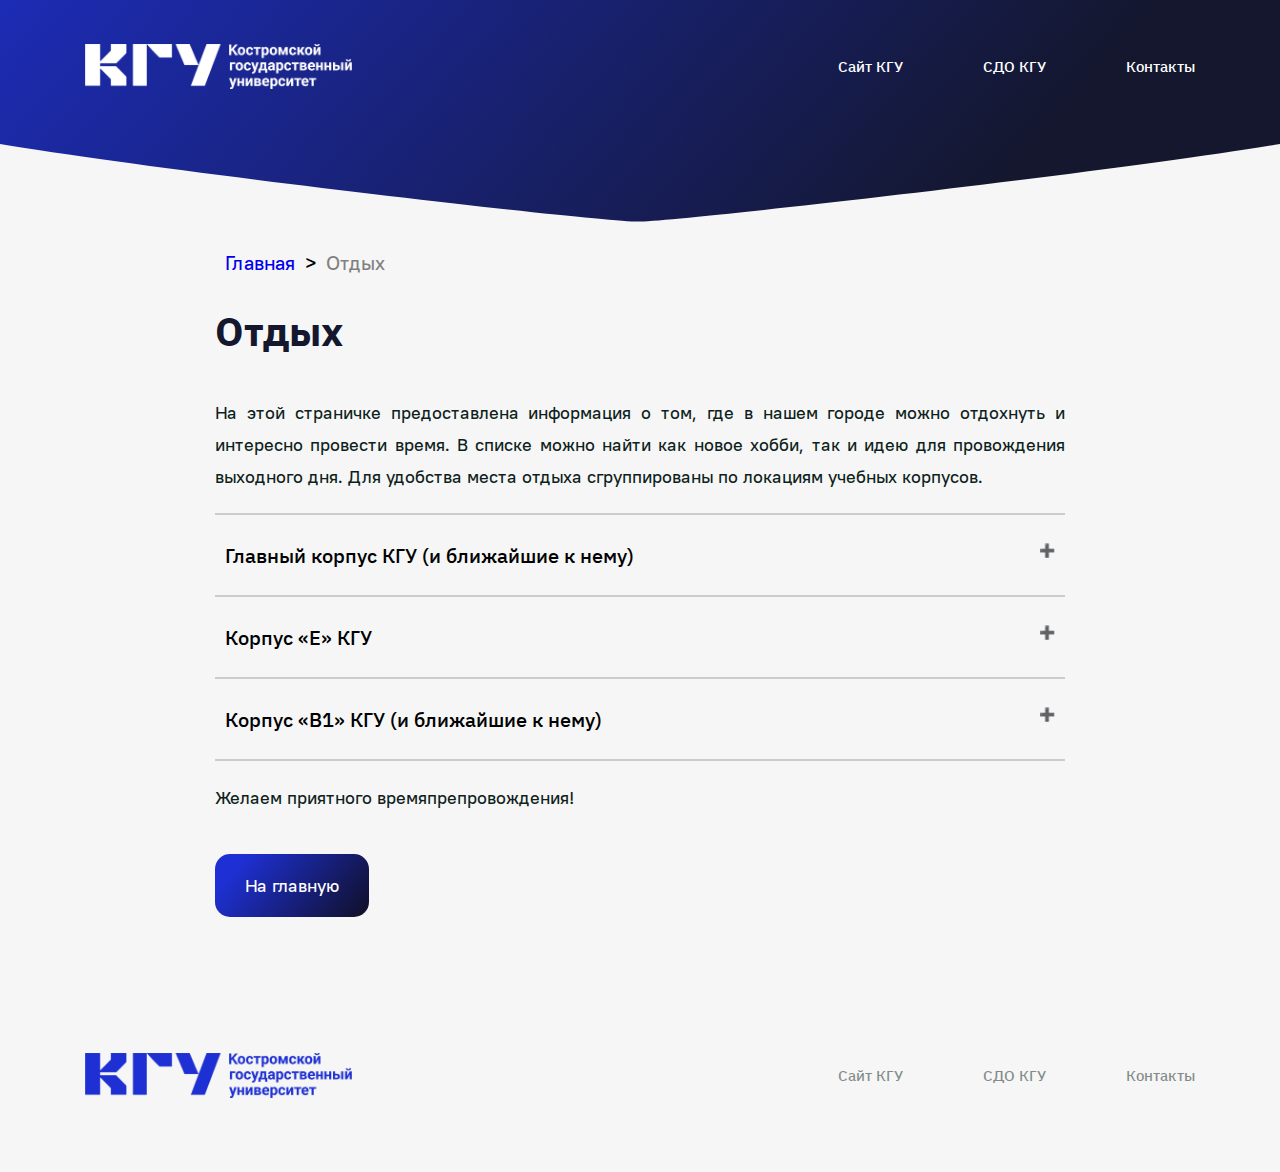
<file: rest.html>
<!DOCTYPE html>
<html lang="en">
	<head>
		<meta charset="UTF-8" />
		<meta http-equiv="X-UA-Compatible" content="IE=edge" />
		<meta name="viewport" content="width=device-width, initial-scale=1.0" />
		<title>Rest</title>
		<link rel="stylesheet" href="./css/rest.css" />
        <link rel="stylesheet" href="./css/fonts.css">
	</head>
	<body>
		<header class="header">
			<div class="container">
				<div class="header__top">
					<nav class="nav">
						<div class="nav__logo">
							<h2 class="logo"><a href="index.html">
								<img src="img/header/ksu-logo (1)1.png" alt="logo" width="267px" height="45px">
							</a></h2>
						</div>

						<ul class="nav__list nav__list--header">
							<li><a href="https://ksu.edu.ru/">Сайт КГУ</a></li>
							<li><a href="https://sdo.ksu.edu.ru/">СДО КГУ</a></li>
							<li><a href="https://ksu.edu.ru/svedeniya-ob-organizatsii/osnovnye-svedeniya/kontaktnaya-informatsiya.html">Контакты</a></li>
						</ul>
					</nav>
				</div>
			</div>
		</header>

        <div class="btn-up btn-up_hide"></div>
		<main class="">
            <div class="container__text">

                <div class="breadcrumbs">

                    <a href="index.html">Главная</a> >
                  
                    <a href="/category/widgets">Отдых</a>
                  </div>

                <h1 class="title-1">Отдых</h1>
                <p>На этой страничке предоставлена информация о том, где в нашем городе можно отдохнуть и интересно 
                    провести время. В списке можно найти как новое хобби, так и идею для провождения выходного дня. 
                    Для удобства места отдыха сгруппированы по локациям учебных корпусов.</p>
                
                <div class="indent">


                <hr class="line">
                <button class="accordion">Главный корпус КГУ (и ближайшие к нему)</button>
                    <div class="panel">
                        
                       
                            <ol>
                                <li>Костромская филармония (<b>ул. Советская, 58</b>).</li>
                                <li>Музей истории Костромского края (<b>ул. Дзержинского, 9б</b>).</li>
                                <li>Компьютерный клуб «CyberX» (<b>ул. Лермонтова, 1А</b>).</li>
                                <li>КотоКафе «Мао» – уютное место в Костроме, где обитает много котиков! Точно подойдет тем, 
                                кто обожает проводить время с пушистыми друзьями (<b>ул. Советская, 45А</b>).</li>
                                <li>Экзотариум – зоопарк с экзотическими животными из разных уголков планеты (<b>ул. Советская, 53Б</b>).</li>
                                <li>Клуб виртуальной реальности «Vr Клуб City17» (<b>ул. Смоленская, 33</b>).</li>
                                <li>Пейнтбольный клуб «Снайпер» (<b>Петрковский б-р, 64</b>).</li>
                                <li>Фабрика современных прикладных искусств «ХЛЕБЪ» – творческое пространство и идейное производство. 
                                Здесь научат делать сувениры, посуду, мебель и писать полотна своими руками (<b>ул. Горная, 3</b>).</li>
                                <li>Художественная студия «АртДом» – мастер-классы по рисованию (<b>ул. Мясницкая, 19а</b>).</li>
                                <li>Учебный центр «Не школа барабанов» – обучение игре на барабанах (<b>Кинешемское шоссе, 21/1</b>).</li>
                                <li>Гончарная мастерская «ДоброРум» (<b>ул. Давыдовская, 17</b>).</li>
                                <li>Кинотеатр «Пять звёзд» (<b>Красносельское шоссе, 1</b>, ТРЦ «Коллаж»).</li>
                            </ol>
                                <div class="section-map__map">
                                    <div class="map" id="map">
                                    </div>
                                </div>
                        
                    </div>

                    <hr class="line">
                <button class="accordion">Корпус «Е» КГУ</button>
                    <div class="panel">
                        
                        
                            <ol>
                                <li>Академия танца Ксении Чикулаевой (<b>ул. Суслова, 2А</b>).</li>
                                <li>Компьютерный клуб «CyberX» (<b>Михалевский пр-д, 9б</b>).</li>
                                <li>Парк «Заволжье» (<b>1-й Пантусовский пр-д, 7</b>).</li>
                            </ol>
        
                            <div class="section-map__map">
                                <div class="map" id="map1">
                                </div>
                            </div>
                      
                    </div>
                
                    <hr class="line">
                <button class="accordion">Корпус «В1» КГУ (и ближайшие к нему)</button>
                    <div class="panel">
                        
                        
                            <ol>
                                <li>Костромской государственный драматический театр им. А. Н. Островского (<b>пр. Мира, 9</b>).</li>
                                <li>Камерный драматический театр под руководством Б.И. Голодницого (<b>ул. Симановского, 11</b>).</li>
                                <li>Романовский музей – музей изобразительного искусства (<b>проспект Мира, 7</b>).</li>
                                <li>Учебный центр «Не школа гитары» – обучение игре на гитаре (<b>проспект Текстильщиков, 33</b>).</li>
                                <li>Арт-площадка «Станция» (<b>ул. Ерохова, 3А</b>).</li>
                                <li>Клуб спортивного бального танца «Па» (<b>ул. Козуева, 15</b>).</li>
                                <li>Клуб метания топоров «Раскольников» (<b>ул. Князева, 11А</b>).</li>
                                <li>Театр песни КГУ (<b>ул. 1 Мая, 14А</b>)</li>
                            </ol>
                            <div class="section-map__map">
                                <div class="map" id="map2">
                            </div> 
                    </div>
                    </div>
                    <hr class="line">
                
                <div class="indent">
                    <p>Желаем приятного времяпрепровождения!</p>
                </div>
                <a href="index.html" class="button">На главную</a>
            </div>
		</main>

		<footer class="footer">
			<div class="container">
				<nav class="nav nav--footer">
					<div class="nav__logo">
						<h2 class="logo logo--footer"><a href="index.html">
							<img src="img/header/ksu-logo (1).png" alt="logo" width="267px" height="45px">
						</a></h2>
					</div>

					<ul class="nav__list nav__list--footer">
						<li><a href="https://ksu.edu.ru/">Сайт КГУ</a></li>
						<li><a href="https://sdo.ksu.edu.ru/">СДО КГУ</a></li>
						<li><a href="https://ksu.edu.ru/svedeniya-ob-organizatsii/osnovnye-svedeniya/kontaktnaya-informatsiya.html">Контакты</a></li>
					</ul>
				</nav>
			</div>
		</footer>

		<script src="https://api-maps.yandex.ru/2.1/?apikey=4f537583-9ef9-4998-a98b-9a6ee160a9d3&lang=ru_RU" type="text/javascript"></script>

        <script src="./js/rest.js"></script>
        <script src="./js/rest_1.js"></script>
        <script src="./js/rest_2.js"></script>
        <script src="./js/rest_3.js"></script>
        <script src="./js/accordion.js"></script>
        <script src="./js/scroll.js"></script>
	
	</body>
</html>
</file>
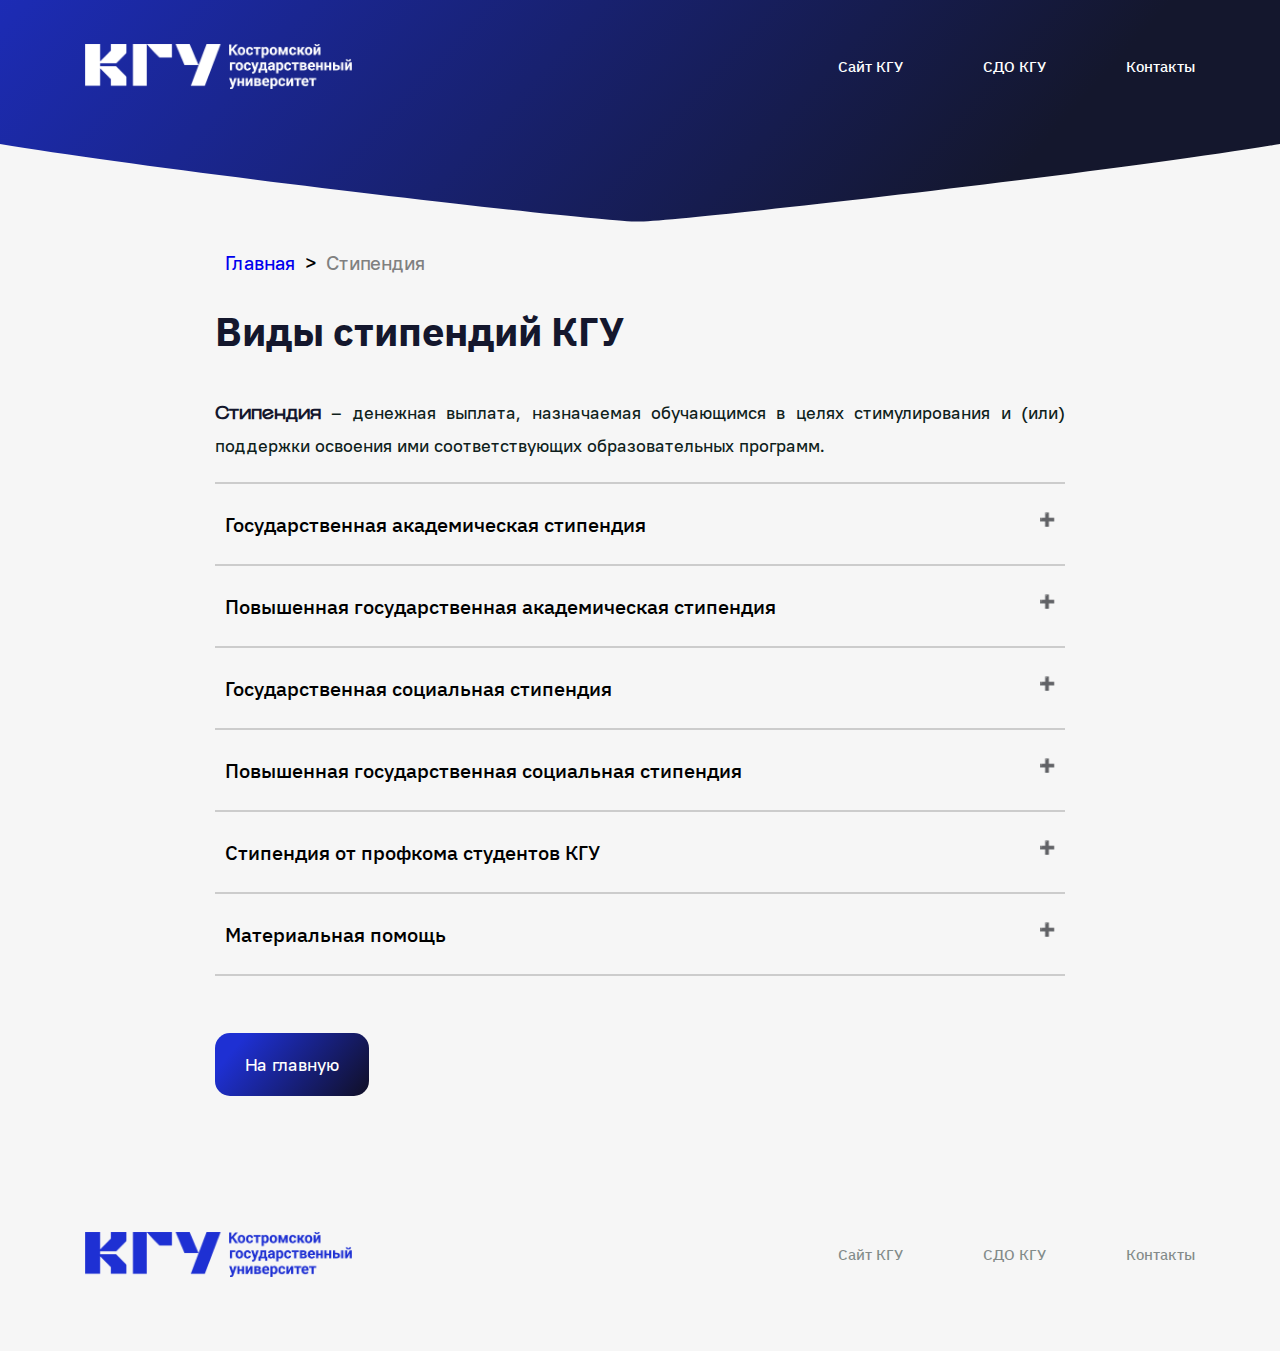
<file: scholarship.html>
<!DOCTYPE html>
<html lang="en">
	<head>
		<meta charset="UTF-8" />
		<meta http-equiv="X-UA-Compatible" content="IE=edge" />
		<meta name="viewport" content="width=device-width, initial-scale=1.0" />
		<title>Scholarship</title>
		<link rel="stylesheet" href="./css/scholarship.css" />
    <link rel="stylesheet" href="./css/fonts.css">
	</head>
	<body>
		<header class="header">
			<div class="container">
				<div class="header__top">
					<nav class="nav">
						<div class="nav__logo">
							<h2 class="logo"><a href="index.html">
								<img src="img/header/ksu-logo (1)1.png" alt="logo" width="267px" height="45px">
							</a></h2>
						</div>

						<ul class="nav__list nav__list--header">
							<li><a href="https://ksu.edu.ru/">Сайт КГУ</a></li>
							<li><a href="https://sdo.ksu.edu.ru/">СДО КГУ</a></li>
							<li><a href="https://ksu.edu.ru/svedeniya-ob-organizatsii/osnovnye-svedeniya/kontaktnaya-informatsiya.html">Контакты</a></li>
						</ul>
					</nav>
				</div>
			</div>
		</header>
    <div class="btn-up btn-up_hide"></div>

		<main class="">
      <div class="container__text">

        <div class="breadcrumbs">

          <a href="index.html">Главная</a> >
        
          <a href="/category/widgets">Стипендия</a>
        </div>

        <h1 class="title-1">Виды стипендий КГУ</h1>
        <p><b>Стипендия</b> – денежная выплата, назначаемая обучающимся в целях стимулирования 
        и (или) поддержки освоения ими соответствующих образовательных программ.</p>

        <div class="indent">

        <hr class="line">
        <button class="accordion">Государственная академическая стипендия</button>
          <div class="panel"> 
            <p>В КГУ ее получают все студенты 1 курса, которые поступили на бюджет. 
              Размер твоей стипендии при поступлении будет составлять <b>2000 рублей</b>, 
              однако далее ты сможешь повлиять на сумму стипендии, ведь она будет 
              зависеть от итогов сессии.</p>
              <div class="mini-indent">
              <p><b>2700 рублей</b> получат студенты бакалавриата, специалитета, 
              магистратуры, сдавшие сессию на «отлично» и «хорошо» или 
              «хорошо».</p></div>
              <div class="mini-indent">
              <p>Студенты, сдавшие сессию на «отлично», получат стипендию в размере 
              <b>4200 рублей</b>.</p></div>
              <div class="mini-indent">
              <p>К сожалению, если в твою зачётную книжку выставлена оценка 
              «удовлетворительно», ты не сможешь получить академическую стипендию 
              в этом семестре, однако всегда есть шанс всё исправить в следующем!</p></div>                       
          </div>
        <hr class="line">
        <button class="accordion">Повышенная государственная академическая стипендия</button>
          <div class="panel">   
            <p><b>ПГАС (повышенная государственная академическая стипендия) </b> – стипендия, 
              которая на конкурсной основе может быть назначена 10% студентов университета, от 
              числа успешно сдавших зачетно-экзаменационную сессию. Такая стипендия назначается 
              за особые достижения в <b>учебной, научной, общественной, творческой или спортивной деятельности</b>.</p>
              <div class="mini-indent">
            <p>Обычно студенты собирают эти достижения в электронном портфолио. И два раза в год (в начале семестров) 
              стипендиальные комиссии рассматривают заявления и портфолио студентов, успешно сдавших  сессию. В 2024 
              году ее максимальный размер составляет <b>14200 рублей</b>.</p></div>
              <div class="mini-indent">
            <p>Особенность данного вида стипендии в том, что ты сможешь получить её, 
            если будешь активно участвовать в учебной, научной, общественной, 
            творческой или спортивной деятельности университета. За каждое особое 
            достижение ты получаешь баллы для портфолио и далее можешь участвовать 
            в конкурсе на ПГАС!</p></div>                 
          </div>
        <hr class="line">
        <button class="accordion">Государственная социальная стипендия</button>
          <div class="panel">  
            <p>Назначается студентам, имеющим право на получение субсидий по различным причинам. 
              Ты можешь уточнить пункты для получения социальной стипендии <b>в отделе кадров по работе с обучающимися</b>.</p>
              <div class="mini-indent">
              <p>Данная стипендия составляет <b>3000 рублей</b> и суммируется с государственной академической 
              стипендией.</p></div>                     
          </div>
        <hr class="line">
        <button class="accordion">Повышенная государственная социальная стипендия</button>
          <div class="panel">     
            <p>Доступна студентам, получающим социальную стипендию.</p>
            <div class="mini-indent">
              <p><b>ПГСС</b> назначается студентам 1 и  2 курсов бакалавриата и специалитета, успешно сдавшим зачетно-экзаменационную сессию (на хорошо, хорошо и отлично, отлично), а также при отсутствии у студента 
              задолженностей по учебе. Чтобы получить <b>ПГСС</b>, необходимо заполнить заявление, которое ты можешь 
              взять в дирекции своего института, и принести его в отдел кадров по работе с обучающимися по адресу <b>г. 
              Кострома, ул. 1 Мая, д.14, корпус А1 КГУ</b>.</p></div>
              <div class="mini-indent">
              <p><b>ПГСС</b> индексируется каждый год, в 2024 году она составляет <b>10000 рублей</b> и суммируется с государственной академической стипендией или повышенной 
              государственной академической стипендией.</p></div>                   
          </div>
        <hr class="line">
        <button class="accordion">Стипендия от профкома студентов КГУ</button>
          <div class="panel"> 
            <p>Стипендия предназначена для студентов университета и членов профкома студентов КГУ, которые обучаются на <b>контрактной</b> основе. Назначение ее происходит в формате конкурса. Для участия в конкурсе студенту 
              необходимо иметь положительные оценки по итогам двух предыдущих сессий и активно участвовать в жизни университета.</p>
              <div class="mini-indent">
            <p>Для участия в конкурсе тебе потребуется предоставить ксерокопию зачетной книжки, портфолио, подтверждающее активную общественную, научную, культурно-творческую и спортивную деятельность.</p>
              </div><div class="mini-indent">
            <p>Студент, участвующий в конкурсе, также не должен иметь задолженностей по оплате профсоюзных взносов и по оплате обучения за прошлые семестры.</p></div>                        
          </div>
        <hr class="line">
        <button class="accordion">Материальная помощь</button>
          <div class="panel">     
            <p><b>Материальная помощь</b> – это единоразовая денежная выплата нуждающимся обучающимся, на которую 
              студент или магистрант, обучающийся по очной форме обучения за счет средств федерального бюджета, может претендовать несколько раз в год, но не чаще, чем <b>один раз в три месяца</b>.</p>
              <div class="mini-indent">
              <p>Основанием для оказания материальной поддержки служит заявление от обучающегося и приложенные к заявлению подтверждающие документы. Список пунктов, по которым студент имеет право получить материальную помощь, ты также можешь уточнить <b>в отделе кадров по работе с обучающимися</b>.</p></div>                   
          </div>
        <hr class="line">
      </div>

      <a href="index.html" class="button">На главную</a>
      </div>
		</main>

		<footer class="footer">
			<div class="container">
				<nav class="nav nav--footer">
					<div class="nav__logo">
						<h2 class="logo logo--footer"><a href="index.html">
							<img src="img/header/ksu-logo (1).png" alt="logo" width="267px" height="45px">
						</a></h2>
					</div>

					<ul class="nav__list nav__list--footer">
						<li><a href="https://ksu.edu.ru/">Сайт КГУ</a></li>
						<li><a href="https://sdo.ksu.edu.ru/">СДО КГУ</a></li>
						<li><a href="https://ksu.edu.ru/svedeniya-ob-organizatsii/osnovnye-svedeniya/kontaktnaya-informatsiya.html">Контакты</a></li>
					</ul>

				</nav>
			</div>
		</footer>

		<script src="https://api-maps.yandex.ru/2.1/?apikey=4f537583-9ef9-4998-a98b-9a6ee160a9d3&lang=ru_RU" type="text/javascript"></script>

		<script src="./js/main.js"></script>
		<script src="./js/campus.js"></script>
		<script src="./js/dormitory.js"></script>
		<script src="./js/scroll.js"></script>
    <script src="./js/accordion.js"></script>
	
	</body>
</html>
</file>
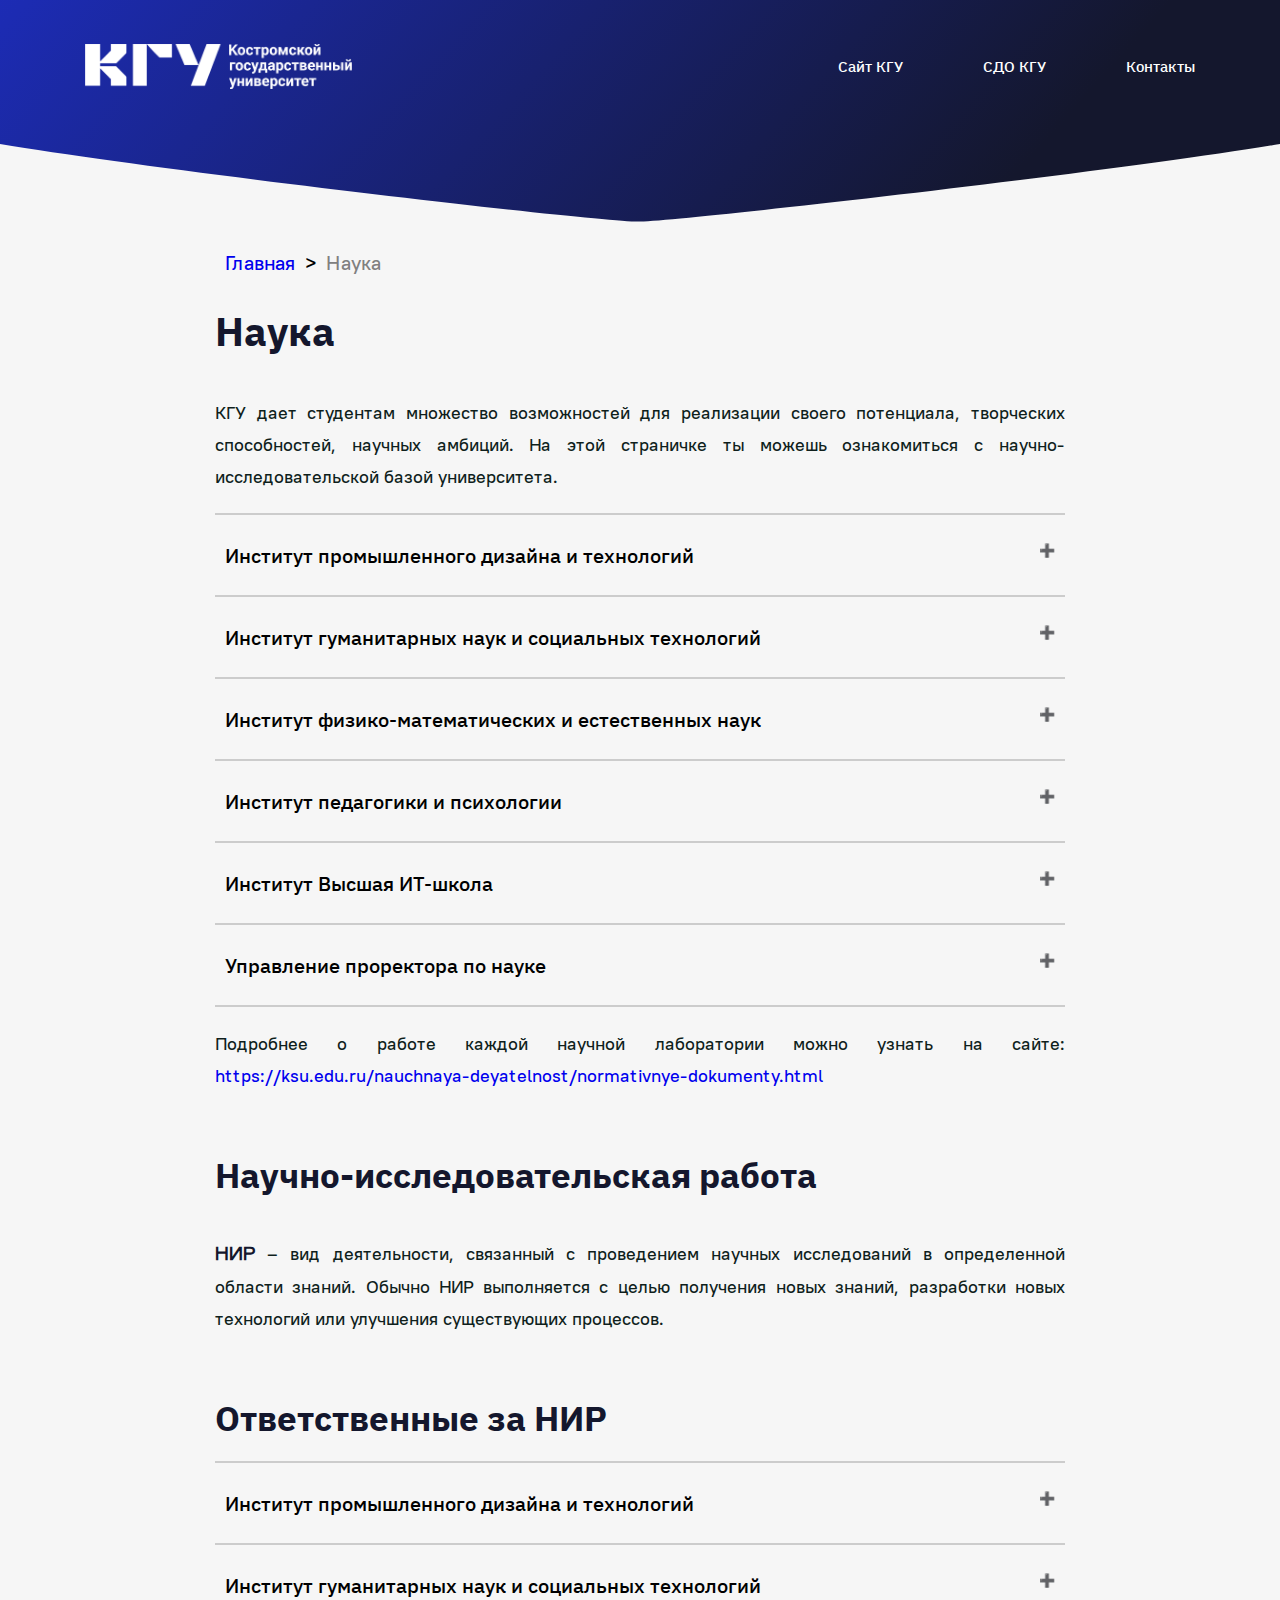
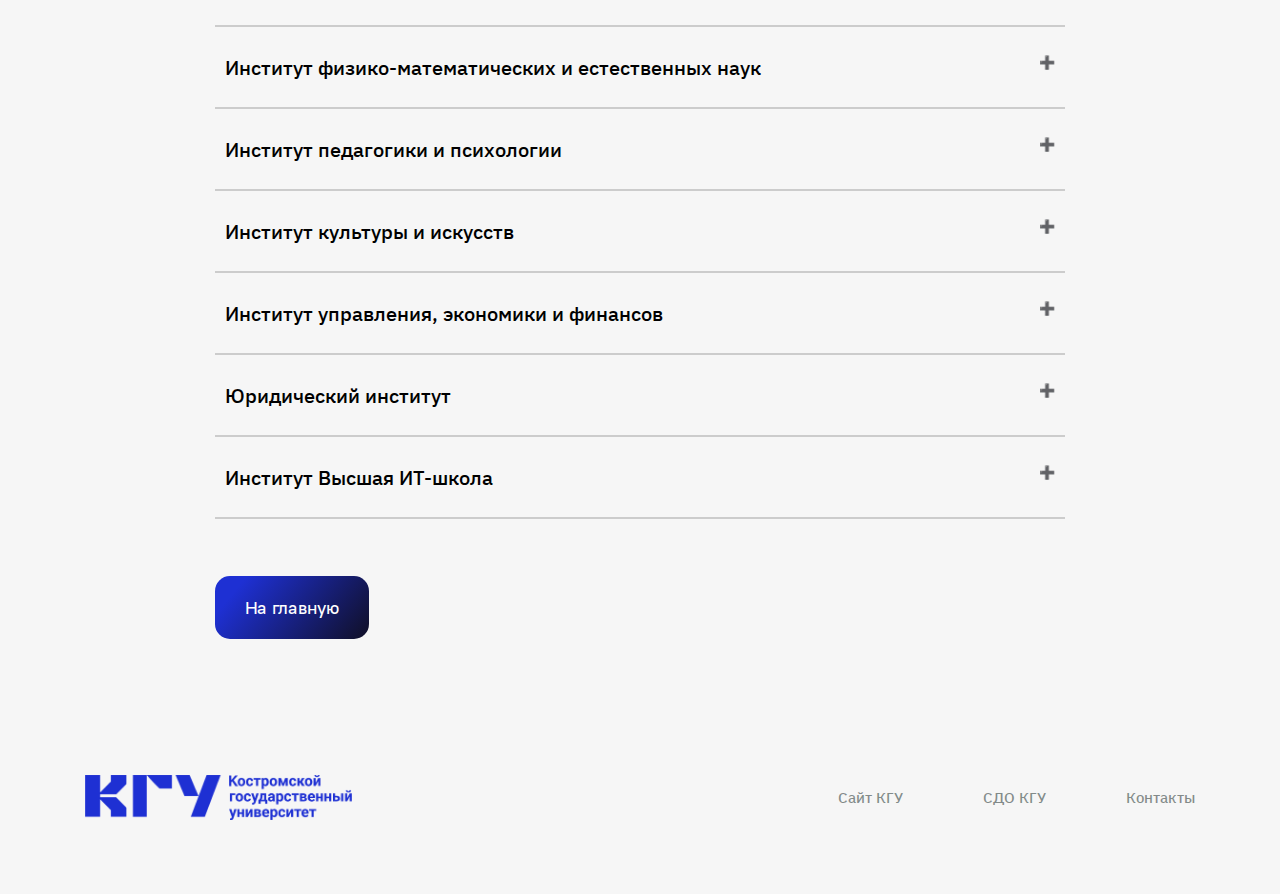
<file: science.html>
<!DOCTYPE html>
<html lang="en">
	<head>
		<meta charset="UTF-8" />
		<meta http-equiv="X-UA-Compatible" content="IE=edge" />
		<meta name="viewport" content="width=device-width, initial-scale=1.0" />
		<title>Science</title>
		<link rel="stylesheet" href="./css/science1.css" />
        <link rel="stylesheet" href="./css/fonts.css">
	</head>
	<body>
		<header class="header">
			<div class="container">
				<div class="header__top">
					<nav class="nav">
						<div class="nav__logo">
							<h2 class="logo"><a href="index.html">
								<img src="img/header/ksu-logo (1)1.png" alt="logo" width="267px" height="45px">
							</a></h2>
						</div>

						<ul class="nav__list nav__list--header">
							<li><a href="https://ksu.edu.ru/">Сайт КГУ</a></li>
							<li><a href="https://sdo.ksu.edu.ru/">СДО КГУ</a></li>
							<li><a href="https://ksu.edu.ru/svedeniya-ob-organizatsii/osnovnye-svedeniya/kontaktnaya-informatsiya.html">Контакты</a></li>
						</ul>

					</nav>
				</div>
			</div>
		</header>

        <div class="btn-up btn-up_hide"></div>
		<main class="">

            <div class="container__text">
                <div class="breadcrumbs">

                    <a href="index.html">Главная</a> >
                  
                    <a href="/category/widgets">Наука</a>
                  </div>

                <h1 class="title-1">Наука</h1>
                <p>КГУ дает студентам множество возможностей для реализации своего потенциала, творческих способностей, 
                    научных амбиций. На этой страничке ты можешь ознакомиться с научно-исследовательской базой университета.</p>
                
                <div class="indent">

                <hr class="line">
                <button class="accordion">Институт промышленного дизайна и технологий</button>
                    <div class="panel">
                        <ul class="list6b">
                            <li>Центр промышленных технологий</li>
                            <li>Студенческий театр моды UniMod</li>
                        </ul>                       
                    </div>
                <hr class="line">
                <button class="accordion">Институт гуманитарных наук и социальных технологий</button>
                    <div class="panel"> 
                        <ul class="list6b">
                            <li>Межрегиональный научно-просветительский центр им. И.А. Дедкова</li>
                            <li>Научно-исследовательская лаборатория археолого-этнических исследований</li>
                            <li>Учебно-научная лаборатория «Лексикология и лексикография»</li>
                            <li>Учебная научно-производственная лаборатория кафедры социально-культурного сервиса и туризма</li>
                        </ul>                      
                    </div>
                <hr class="line">
                <button class="accordion">Институт физико-математических и естественных наук</button>
                    <div class="panel"> 
                        <ul class="list6b">
                            <li>Учебная научно-производственная лаборатория биотехнологии</li>
                            <li>Учебная научно-производственная лаборатория электролитно-плазменных технологий</li>
                            <li>Детско-юношеская ресурсная образовательная научная территория (ДРОНТ)</li>
                        </ul>                      
                    </div>
                <hr class="line">
                <button class="accordion">Институт педагогики и психологии</button>
                    <div class="panel">
                        <ul class="list6b">
                            <li>Научно-образовательная лаборатория социально-психолого-педагогических исследований</li>
                            <li>Многопрофильный образовательный центр</li>
                            <li>Ресурсный центр</p></li>
                        </ul>                       
                    </div>
                <hr class="line">
                <button class="accordion">Институт Высшая ИТ-школа</button>
                    <div class="panel"> 
                        <ul class="list6b">
                            <li>Центр гибких технологий</li>
                        </ul>                      
                    </div>
                <hr class="line">
                <button class="accordion">Управление проректора по науке</button>
                    <div class="panel"> 
                        <ul class="list6b">
                            <li>Студенческое конструкторское бюро «Точка развития»</li>
                        </ul>                      
                    </div>
                <hr class="line">

                <div class="indent">
                    <p>Подробнее о работе каждой научной лаборатории можно узнать на сайте: 
                        <a href="https://ksu.edu.ru/nauchnaya-deyatelnost/normativnye-dokumenty.html"> https://ksu.edu.ru/nauchnaya-deyatelnost/normativnye-dokumenty.html </a></p>
                </div>
                <h2 class="title-2">Научно-исследовательская работа</h2>
                <div class="indent">
                <p><b>НИР</b> – вид деятельности, связанный с проведением научных исследований в определенной 
                    области знаний. Обычно НИР выполняется с целью получения новых знаний, разработки новых 
                    технологий или улучшения существующих процессов. </p></div>

                <h2 class="title-2_2">Ответственные за НИР</h2>

                <div class="indent">

                <hr class="line">
                <button class="accordion">Институт промышленного дизайна и технологий</button>
                    <div class="panel">
                        <div class="name">
                            <div class="photo__name">
                                <img src="img/people/Lebedeva.jpg">
                            </div>
                            <div class="text__name">
                                <p><b>Лебедева Татьяна Викторовна</b></p>
                                <p>Кандидат технических наук, доцент кафедры технологии художественной обработки материалов, 
                                    художественного проектирования, искусств и технического сервиса</p>
                                <p><b>E-mail:</b> letavi44@mail.ru</p>
                            </div>
                        </div>                     
                    </div>
                <hr class="line">
                <button class="accordion">Институт гуманитарных наук и социальных технологий</button>
                    <div class="panel">
                        <div class="name">
                            <div class="photo__name">
                                <img src="img/people/Turigin.jpg">
                            </div>
                            <div class="text__name">
                                <p><b>Турыгин Александр Александрович</b></p>
                                <p>Доцент кафедры психолого-педагогического образования</p>
                                <p><b>E-mail:</b> ifi_nauka@mail.ru</p>
                            </div>
                        </div>                     
                    </div>
                <hr class="line">
                <button class="accordion">Институт физико-математических и естественных наук</button>
                    <div class="panel">  
                        <div class="name">
                            <div class="photo__name">
                                <img src="img/people/Muradova.jpg">
                            </div>
                            <div class="text__name">
                                <p><b>Мурадова Людмила Владимировна</b></p>
                                <p>Доцент кафедры биологии и экологии</p>
                                <p><b>E-mail:</b> mlv44@mail.ru</p>
                            </div>
                        </div>     
                    </div>
                <hr class="line">
                <button class="accordion">Институт педагогики и психологии</button>
                    <div class="panel">  
                        <div class="name">
                            <div class="photo__name">
                                <img src="img/people/Tohomirova.jpg">
                            </div>
                            <div class="text__name">
                                <p><b>Тихомирова Елена Викторовна</b></p>
                                <p>Кандидат психологических наук, доцент кафедры общей и социальной психологии</p>
                                <p><b>E-mail:</b> nauka.ipp@mail.ru</p>
                            </div>
                        </div>                   
                    </div>
                <hr class="line">
                <button class="accordion">Институт культуры и искусств</button>
                    <div class="panel">  
                        <div class="name">
                            <div class="photo__name">
                                <img src="img/people/Kolodiy.jpg">
                            </div>
                            <div class="text__name">
                                <p><b>Колодий Любовь Павловна</b></p>
                                <p>Старший преподаватель кафедры изобразительных искусств и технологий</p>
                                <p><b>E-mail:</b> colody.lyubow@yandex.ru</p>
                            </div>
                        </div>                   
                    </div>
                <hr class="line">
                <button class="accordion">Институт управления, экономики и финансов</button>
                    <div class="panel">    
                        <div class="name">
                            <div class="photo__name">
                                <img src="img/people/Prokofieva.jpg">
                            </div>
                            <div class="text__name">
                                <p><b>Прокофьева Наталия Николаевна</b></p>
                                <p>Старший преподаватель кафедры бухгалтерского учета и аудита</p>
                                <p><b>E-mail:</b> prokofyeva.nn@mail.ru</p>
                            </div>
                        </div>                 
                    </div>
                <hr class="line">
                <button class="accordion">Юридический институт</button>
                    <div class="panel"> 
                        <div class="name">
                            <div class="photo__name">
                                <img src="img/people/Ganzha.jpg">
                            </div>
                            <div class="text__name">
                                <p><b>Ганжа Наталья Владимировна</b></p>
                                <p>Кандидат юридических наук, доцент кафедры конституционного и муниципального права</p>
                                <p><b>E-mail:</b> nat_ganzha@mail.ru</p>
                            </div>
                        </div>                    
                    </div>
                <hr class="line">
                <button class="accordion">Институт Высшая ИТ-школа</button>
                    <div class="panel">
                        <div class="name">
                            <div class="photo__name">
                                <img src="img/people/kiprina_lyu.jpg">
                            </div>
                            <div class="text__name">
                                <p><b>Киприна Людмила Юрьевна</b></p>
                                <p>Заведующая кафедры информационных систем и технологий</p>
                                
                            </div>
                        </div>                     
                    </div>
                <hr class="line">
                </div>
                <a href="index.html" class="button">На главную</a>
            </div>

		</main>

		<footer class="footer">
			<div class="container">
				<nav class="nav nav--footer">
					<div class="nav__logo">
						<h2 class="logo logo--footer"><a href="index.html">
							<img src="img/header/ksu-logo (1).png" alt="logo" width="267px" height="45px">
						</a></h2>
					</div>

					<ul class="nav__list nav__list--footer">
						<li><a href="https://ksu.edu.ru/">Сайт КГУ</a></li>
						<li><a href="https://sdo.ksu.edu.ru/">СДО КГУ</a></li>
						<li><a href="https://ksu.edu.ru/svedeniya-ob-organizatsii/osnovnye-svedeniya/kontaktnaya-informatsiya.html">Контакты</a></li>
					</ul>
				</nav>
			</div>
		</footer>

	<script src="https://api-maps.yandex.ru/2.1/?apikey=4f537583-9ef9-4998-a98b-9a6ee160a9d3&lang=ru_RU" type="text/javascript"></script>
    <script src="./js/main.js"></script>
    <script src="./js/accordion.js"></script>
    <script src="./js/scroll.js"></script>
	
	</body>
</html>
</file>
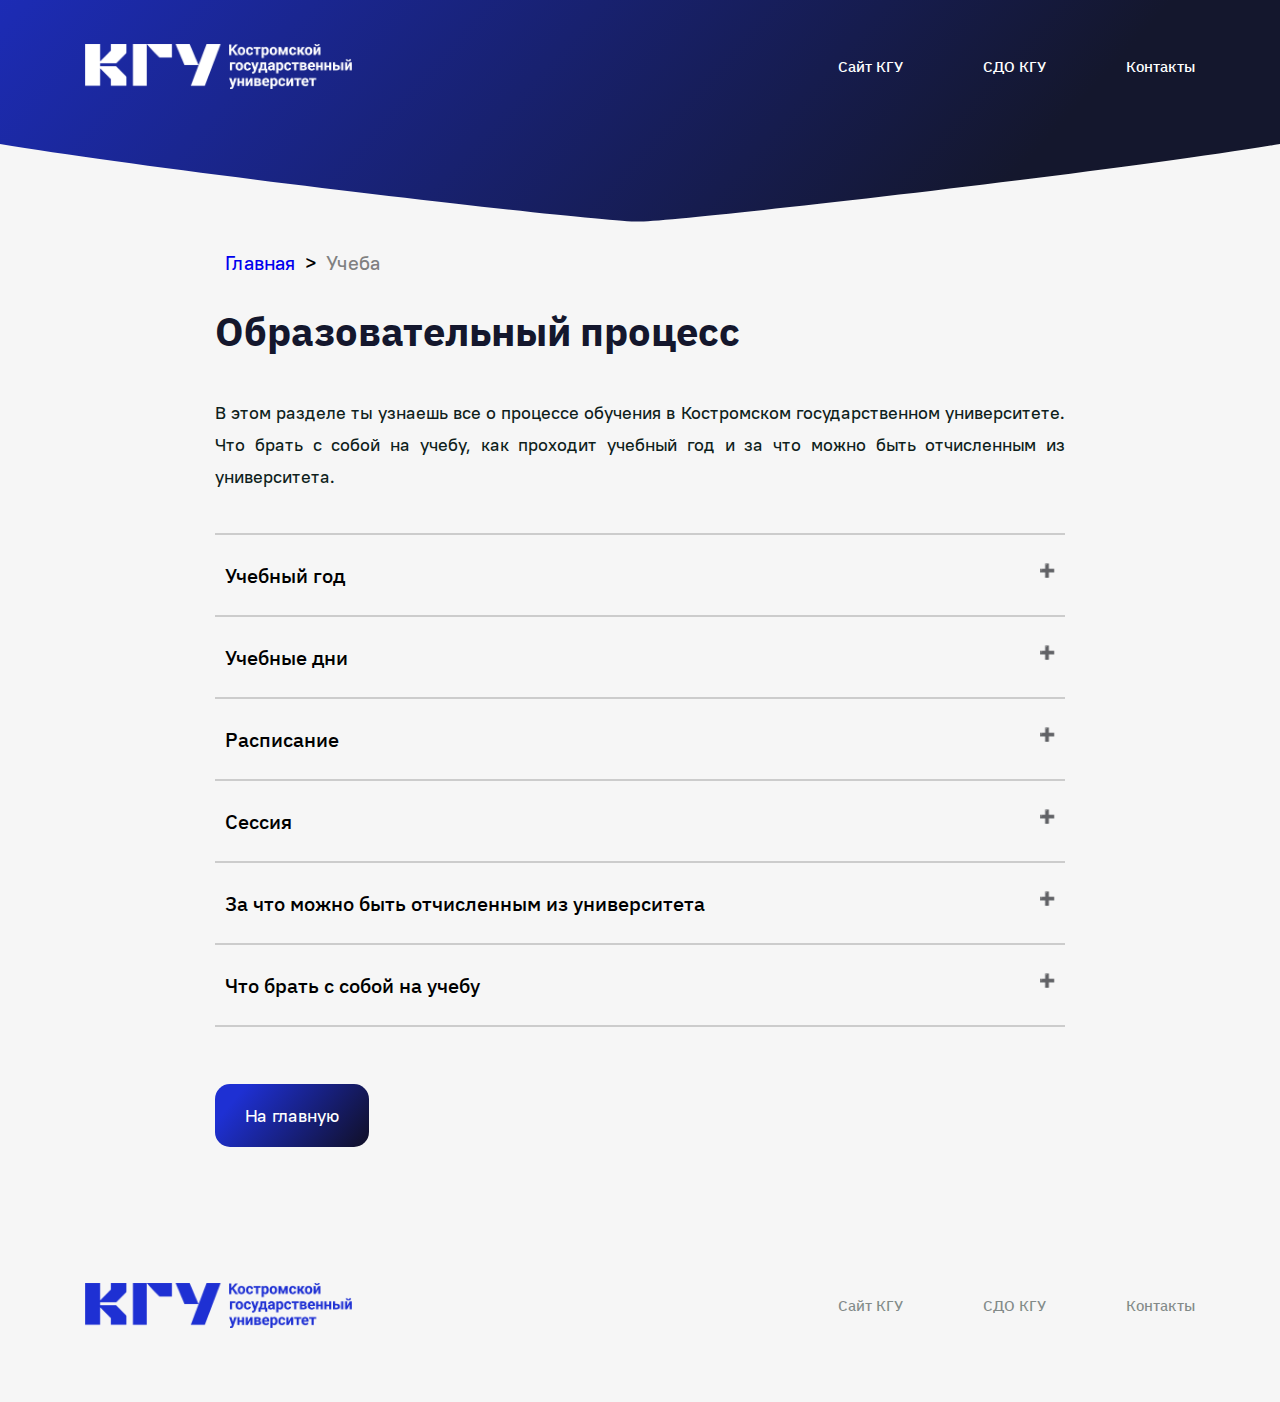
<file: study.html>
<!DOCTYPE html>
<html lang="en">
	<head>
		<meta charset="UTF-8" />
		<meta http-equiv="X-UA-Compatible" content="IE=edge" />
		<meta name="viewport" content="width=device-width, initial-scale=1.0" />
		<title>Study</title>
		<link rel="stylesheet" href="./css/study.css" />
        <link rel="stylesheet" href="./css/fonts.css">
	</head>
	<body>
		<header class="header">
			<div class="container">
				<div class="header__top">
					<nav class="nav">
						<div class="nav__logo">
							<h2 class="logo"><a href="index.html">
								<img src="img/header/ksu-logo (1)1.png" alt="logo" width="267px" height="45px">
							</a></h2>
						</div>

						<ul class="nav__list nav__list--header">
							<li><a href="https://ksu.edu.ru/">Сайт КГУ</a></li>
							<li><a href="https://sdo.ksu.edu.ru/">СДО КГУ</a></li>
							<li><a href="https://ksu.edu.ru/svedeniya-ob-organizatsii/osnovnye-svedeniya/kontaktnaya-informatsiya.html">Контакты</a></li>
						</ul>
					</nav>
				</div>
                
				<div class="header__row">
					<div class="header__content">
						
					</div>
				</div>
			</div>
		</header>
        <div class="btn-up btn-up_hide"></div>

		<main class="">

            <div class="container__text">

                <div class="breadcrumbs">

                    <a href="index.html">Главная</a> >
                  
                    <a href="/category/widgets">Учеба</a>
                  </div>

                <h1 class="title-1">Образовательный процесс</h1>
                <p>В этом разделе ты узнаешь все о процессе обучения в Костромском 
                    государственном университете. Что брать с собой на учебу, как проходит учебный год
                    и за что можно быть отчисленным из университета.</p>
                
                <div class="indent">

                <hr class="line">
                <button class="accordion">Учебный год</button>
                    <div class="panel">
                        <p>В одном учебном году 2 семестра: </p>
                            <div class="p_punkt">
                            <p><b> &rArr;</b> <b>Первый семестр (осенний)</b> длится с сентября по декабрь/январь;</p>
                            <p><b> &rArr;</b> <b>Второй семестр (весенний)</b> – с февраля по май/июнь.</p>
                            </div>
                            
                            <p>Дата окончания семестра у всех разная. Все зависит от того, какой у 
                                тебя курс, форма обучения (очная, заочная или очно-заочная) и ступень 
                                высшего образования (бакалавриат, специалитет, СПО, магистратура или 
                                аспирантура). В середине семестра проводится <b>промежуточная аттестация</b>, 
                                а в конце семестра ты должен сдать <b>сессию</b> (зимнюю и летнюю), состоящую 
                                из <b>зачетов</b> и <b>экзаменов</b>.</p> 
                                <div class="mini-indent">
                                <p>Каникулы в университете бывают два раза в год – зимой после зимней сессии 
                                и летом после летней сессии.</p></div>                   
                    </div>
                <hr class="line">
                <button class="accordion">Учебные дни</button>
                    <div class="panel">
                        <p>В течение семестра ты будешь ходить на пары по конкретным дисциплинам. 
                            В отличие от школы, здесь 1 пара длится как 2 школьных урока. То есть 
                            1 урок – это 1 академический час (45 астрономических минут), а <b>1 пара – 
                            это 2 академических часа</b> (1,5 астрономических часа). Вот такая 
                            арифметика!</p>                       
                    </div>
                <hr class="line">
                <button class="accordion">Расписание</button>
                    <div class="panel">
                        <p>Здесь [<i><a href="https://timetable.ksu.edu.ru"> https://timetable.ksu.edu.ru/</a></i>] ты можешь узнать расписание своих занятий. </p>
                                            <ol class="square">
                                                <li>Выбери нужный семестр и свою форму обучения (очная, заочная или очно-заочная).</li>
                                                <li>Затем выбери институт, в котором ты учишься.</li>
                                                <li>В следующем пункте выбери своё направление/специальность.</li>
                                                <li>В последнем пункте выбери группу.</li>
                                            </ol>                       
                    </div>
                <hr class="line">
                <button class="accordion">Сессия</button>
                    <div class="panel">
                        <p><b>Сессия</b> – это сложный период зачетов и экзаменов. Оценки за экзамены 
                            ставятся в зачетной книжке, а в завершении обучения идут в диплом. 
                            Если ты не сдал экзамен, не расстраивайся, ведь у тебя есть еще 2 
                            попытки. Первая попытка принимается тем же преподавателем в период 
                            ликвидации задолженностей. Вторая будет уже со специальной комиссией, 
                            состоящей как минимум из трёх человек. Не затягивай со сдачей 
                            задолженностей. Если не сдать долги в течение года, тебя отчислят.</p>                       
                    </div>
                <hr class="line">
                <button class="accordion">За что можно быть отчисленным из университета</button>
                    <div class="panel">
                        <p>
                            <ul class="list6b">
                            <li>за неуспеваемость (показатели неуспеваемости: вовремя не закрытые
                                 академические задолженности, а также несдача выпускного 
                                 государственного экзамена или выпускной квалификационной 
                                 работы);</li>
                            <li>за систематическое отсутствие на занятиях без уважительных причин;</li>
                            <li>за невыход из академического отпуска;</li>
                            <li>за просрочку оплаты обучения;</li>
                            <li>за незаконное зачисление;</li>
                            <li>за нарушение правил внутреннего распорядка университета.</li>
                            </ul>
                        </p>                       
                    </div>
                <hr class="line">
                <button class="accordion">Что брать с собой на учебу</button>
                    <div class="panel">  
                        <p>
                            <ul class="list6b">
                                <p>Обязательно бери с собой <b>пропуск</b>, который позволит тебе пройти 
                                    через турникет на входе в корпус и через внимательных охранников. </p>
                                    <div class="mini-indent">
                                <p>Всегда носи с собой <b>студенческий билет</b> на случай, если ты 
                                    потеряешь пропуск. Только при предъявлении студенческого 
                                    билета охранники смогут пустить тебя в университет.</p></div>
                                    <div class="mini-indent">
                                <p><b>Банковская карта</b>, которую оформляют для стипендий. Тебе она 
                                    понадобится, чтобы жить на деньги, которые тебе дает университет
                                    за заслуги и активное участие в жизни университета.</p></div>
                                    <div class="mini-indent">
                                <p>Всегда бери с собой <b>канцелярские принадлежности и тетради</b> для 
                                    разных дисциплин. Или же можешь завести одну общую тетрадь со 
                                    сменными блоками и закладками, которые будут разделять записи 
                                    по разным дисциплинам – это удобно! Помни: все то, что говорят 
                                    преподаватели на парах, обязательно будет на зачёте или экзамене. 
                                    Есть дисциплины, которые предполагают сдачу лекционных материалов и 
                                    домашних заданий (преподаватели заранее об этом предупреждают). В этом 
                                    случае все равно придется завести отдельную тетрадь.</p></div>
                                    <div class="mini-indent">
                                <p>Также не забывай об <b>учебном материале</b> для пары: ты можешь носить 
                                    с собой как обычные бумажные учебники из библиотеки университета,
                                    так и электронные варианты учебника, взятые из электронной 
                                    библиотеки КГУ или скачанные из интернета.</p></div>
                            </ul>
                        </p>                     
                    </div>
                <hr class="line">
                        
                            
                          
                    <a href="index.html" class="button">На главную</a>

		</main>

		<footer class="footer">
			<div class="container">
				<nav class="nav nav--footer">
					<div class="nav__logo">
						<h2 class="logo logo--footer"><a href="index.html">
							<img src="img/header/ksu-logo (1).png" alt="logo" width="267px" height="45px">
						</a></h2>
					</div>

					<ul class="nav__list nav__list--footer">
						<li><a href="https://ksu.edu.ru/">Сайт КГУ</a></li>
						<li><a href="https://sdo.ksu.edu.ru/">СДО КГУ</a></li>
						<li><a href="https://ksu.edu.ru/svedeniya-ob-organizatsii/osnovnye-svedeniya/kontaktnaya-informatsiya.html">Контакты</a></li>
					</ul>
				</nav>
			</div>
		</footer>

	<script src="https://api-maps.yandex.ru/2.1/?apikey=4f537583-9ef9-4998-a98b-9a6ee160a9d3&lang=ru_RU" type="text/javascript"></script>
    <script src="./js/main.js"></script>
    <script src="./js/accordion.js"></script>
    <script src="./js/scroll.js"></script>
	
	</body>
</html>
</file>
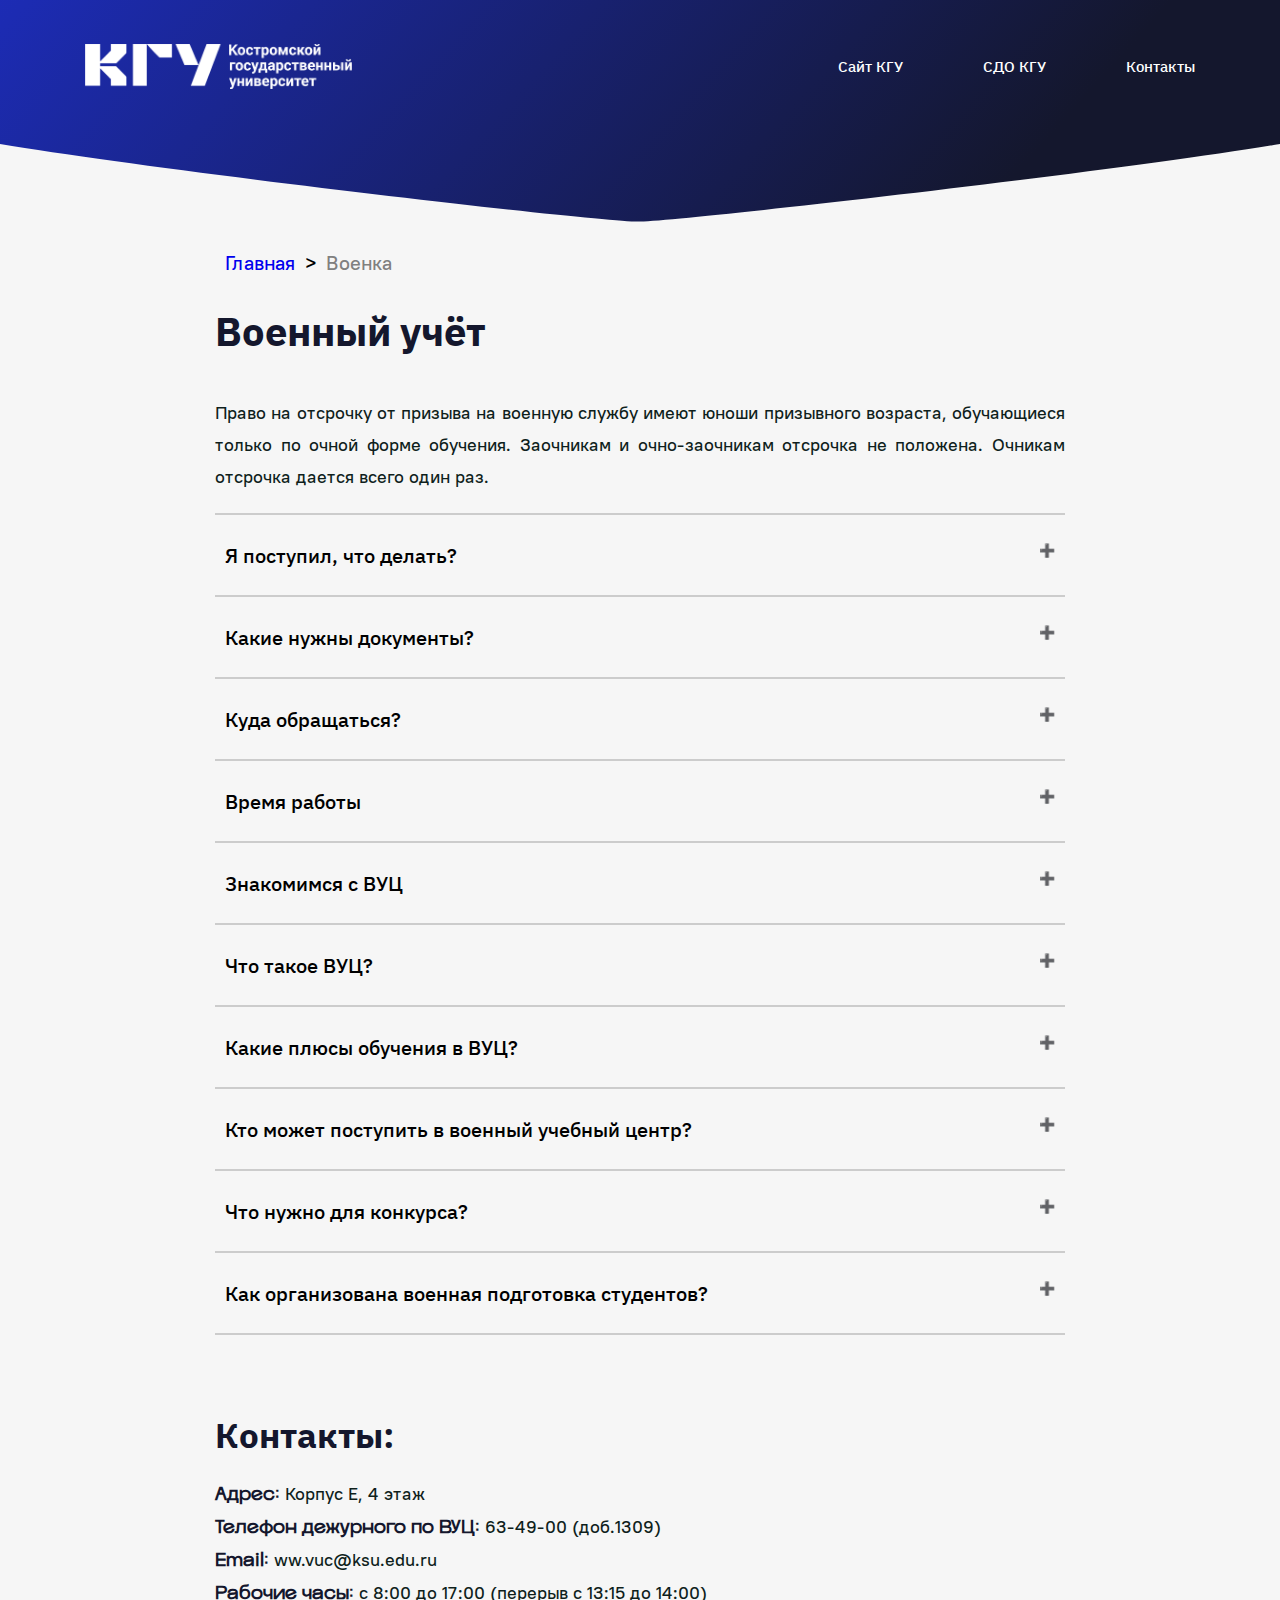
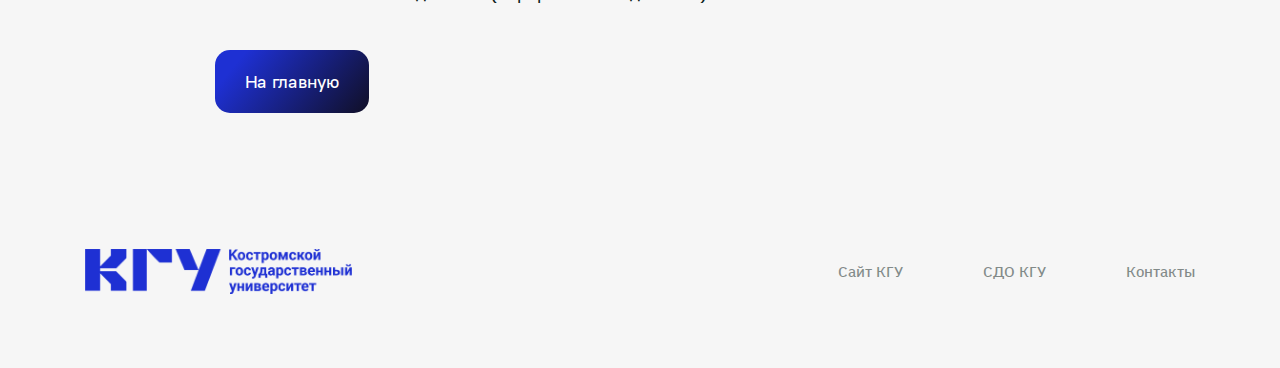
<file: voenka.html>
<!DOCTYPE html>
<html lang="en">
	<head>
		<meta charset="UTF-8" />
		<meta http-equiv="X-UA-Compatible" content="IE=edge" />
		<meta name="viewport" content="width=device-width, initial-scale=1.0" />
		<title>Voenka</title>
		<link rel="stylesheet" href="./css/voenka.css" />
		<link rel="stylesheet" href="./css/fonts.css">
	</head>
	<body>
		<header class="header">
			<div class="container">
				<div class="header__top">
					<nav class="nav">
						<div class="nav__logo">
							<h2 class="logo"><a href="index.html">
								<img src="img/header/ksu-logo (1)1.png" alt="logo" width="267px" height="45px">
							</a></h2>
						</div>

						<ul class="nav__list nav__list--header">
							<li><a href="https://ksu.edu.ru/">Сайт КГУ</a></li>
							<li><a href="https://sdo.ksu.edu.ru/">СДО КГУ</a></li>
							<li><a href="https://ksu.edu.ru/svedeniya-ob-organizatsii/osnovnye-svedeniya/kontaktnaya-informatsiya.html">Контакты</a></li>
						</ul>
					</nav>
				</div>
                
				<div class="header__row">
					<div class="header__content">
						
					</div>
				</div>
			</div>
		</header>

		<div class="btn-up btn-up_hide"></div>
		<main class="">

            <div class="container__text">
				<div class="breadcrumbs">

                    <a href="index.html">Главная</a> >
                  
                    <a href="/category/widgets">Военка</a>
                  </div>
                <h1 class="title-1">Военный учёт</h1>
                <p>Право на отсрочку от призыва на военную службу имеют юноши призывного возраста, обучающиеся только по очной форме обучения. Заочникам и очно-заочникам отсрочка не положена. Очникам отсрочка дается всего один раз. </p>
                

				<div class="indent">

				<hr class="line">
				<button class="accordion">Я поступил, что делать?</button>
                <div class="panel">   
					<p>После зачисления в университет нужно обратиться в отдел воинского учета КГУ и военный комиссариат по месту пребывания (учебы). 
						В Военно-учетном столе получить справку и отнести ее в военный комиссариат. То же самое нужно будет делать ежегодно в сентябре-октябре.</p>                           
                </div>
                <hr class="line">
				<button class="accordion">Какие нужны документы?</button>
                <div class="panel"> 
					<p>С собой иметь:</p>
                    	<ol>
                       	 	<li>Паспорт гражданина Российской Федерации;</li>
                        	<li>Удостоверение гражданина, подлежащего призыву на военную службу, или военный билет с отметкой военного комиссариата о постановке на воинский учет;</li>
                        	<li>Удостоверение гражданина, подлежащего призыву, или военный билет, для иногородних студентов - справка о месте временной регистрации в общежитии или свидетельство о регистрации по месту пребывания (при наличии).</li>
                    	</ol>                             
                </div>
                <hr class="line">
				<button class="accordion">Куда обращаться?</button>
                <div class="panel">  
					<p>Отдел воинского учета КГУ находится по адресу: главный корпус, ул. Дзержинского, 17/11, 3-й этаж, каб. 329</p>                            
                </div>
                <hr class="line">
				<button class="accordion">Время работы</button>
                <div class="panel"> 
					<p>C 9:00 до 17:30, обед с 12:00 до 13:00</p>                             
                </div>
                <hr class="line">
				<button class="accordion">Знакомимся с ВУЦ</button>
                <div class="panel">  
					<p>Только представь, история военного образования в КГУ насчитывает уже целых 80 лет! Военная кафедра еще при Костромском текстильном институте открылась 3 августа 1944 года. </p>
                	<div class="indent">
						<p>В 2019 по инициативе Президента РФ В.В. Путина в КГУ был образован современный военный учебный центр, который действует в университете по сей день. ВУЦ объединил 
							в себе ранее существовавшие в университете учебный военный центр и военную кафедру. ВУЦ осуществляет подготовку офицеров запаса и сержантов запаса</p>
                	</div>                            
                </div>
                <hr class="line">
				<button class="accordion">Что такое ВУЦ?</button>
                <div class="panel"> 
					<p>Это место, где одновременно с изучением основной образовательной программы по выбранной гражданской специальности студенты осваивают дополнительную программу военной подготовки офицера запаса или сержанта запаса.</p>
                	<div class="ram">
                    	<p><b>Важно:</b> Обучение в военном учебном центре приравнивается к годичной военной службе по призыву в Вооруженных Силах Российской Федерации. По окончании обучения выпускнику присваивается воинское звание «лейтенант» или «сержант» с зачислением в запас.</p>
                	</div>                             
                </div>
                <hr class="line">
				<button class="accordion">Какие плюсы обучения в ВУЦ?</button>
                <div class="panel"> 
					<p>ВУЦ – это отличная альтернатива службы по призыву в армии. Ты можешь не только получить высшее образование по любой гражданской специальности, но и освоить военно-учетную специальность. Сразу после выпуска из университета можно устроиться на работу по своей гражданской специальности или учиться дальше, не идя при этом в армию.
						У выпускников ВУЦ после окончания университета появляется дополнительная возможность трудоустройства в различных силовых структурах.
					</p>                             
                </div>
                <hr class="line">
				<button class="accordion">Кто может поступить в военный учебный центр?</button>
                <div class="panel"> 
					<p>Все студенты, у которых специальности находятся в перечне допустимых для поступления в ВУЦ, обучающиеся на первом курсе по основной образовательной программе. Поступление проходит на конкурсной основе. 
						Ежегодный конкурс на поступление в Военный учебный центр превышает 3 человека на место.</p>                             
                </div>
                <hr class="line">
				<button class="accordion">Что нужно для конкурса?</button>
                <div class="panel"> 
					<ol>
						<li><b>Быть годным по состоянию здоровья.</b> Важны результаты медицинского осмотра и профессионального психологического тестирования. </li>
						<li><b>Иметь хорошую успеваемость в университете.</b> Учитываются результаты по текущей и промежуточной успеваемости.</li>
						<li><b>Быть физически подготовленным.</b> В конкурсе учитываются результаты вступительных испытаний по физической подготовке и сдача нормативов (сила, быстрота, выносливость).</li>
					</ol>                             
                </div>
                <hr class="line">
				<button class="accordion">Как организована военная подготовка студентов?</button>
                <div class="panel"> 
					<p>Срок обучения по программе подготовки офицера запаса – не менее 2,5 лет, сержанта запаса – не менее 2-х лет. Обучение в ВУЦ завершается 30-дневным учебным сбором в войсках и сдачей государственных экзаменов.
						Обучение проводится методом военного дня. Один раз в неделю студенты прибывают на занятия по военной подготовке.»
					</p>
					<div class="ram">
						<p>Остальные студенты после окончания университета обязаны пройти военную службу по призыву или альтернативную гражданскую службу. Обучение в военном учебном центре не является обязательным для всех студентов – это личный выбор и решение каждого студента.</p>
					</div>                             
                </div>
                <hr class="line">

				
                <h2 class="title-2">Контакты:</h2>
                <p><b>Адрес:</b> Корпус Е, 4 этаж</p>
                <p><b>Телефон дежурного по ВУЦ:</b> 63-49-00 (доб.1309)</p>
                <p><b>Email:</b> ww.vuc@ksu.edu.ru</p>
                <p><b>Рабочие часы:</b> с 8:00 до 17:00 (перерыв с 13:15 до 14:00)</p>
                <a href="index.html" class="button">На главную</a>
            </div>

		</main>

		<footer class="footer">
			<div class="container">
				<nav class="nav nav--footer">
					<div class="nav__logo">
						<h2 class="logo logo--footer"><a href="index.html">
							<img src="img/header/ksu-logo (1).png" alt="logo" width="267px" height="45px">
						</a></h2>
					</div>

					<ul class="nav__list nav__list--footer">
						<li><a href="https://ksu.edu.ru/">Сайт КГУ</a></li>
						<li><a href="https://sdo.ksu.edu.ru/">СДО КГУ</a></li>
						<li><a href="https://ksu.edu.ru/svedeniya-ob-organizatsii/osnovnye-svedeniya/kontaktnaya-informatsiya.html">Контакты</a></li>
					</ul>

				</nav>
			</div>
		</footer>

	<script src="https://api-maps.yandex.ru/2.1/?apikey=4f537583-9ef9-4998-a98b-9a6ee160a9d3&lang=ru_RU" type="text/javascript"></script>
    <script src="./js/main.js"></script>
	<script src="./js/accordion.js"></script>
	<script src="./js/scroll.js"></script>
	
	</body>
</html>
</file>
<file: css/fonts.css>
/* Для заголовков */

@font-face {
    font-family: 'IBMPlexSans-Bold';
    src: url('/fonts/IBMPlexSans-Bold.woff2') format('woff2'),
        url('/fonts/IBMPlexSans-Bold.woff') format('woff');
    font-weight: bold;
    font-style: normal;
    font-display: swap;
}

@font-face {
    font-family: 'IBMPlexSans-Light';
    src: url('/fonts/IBMPlexSans-Light.woff2') format('woff2'),
        url('/fonts/IBMPlexSans-Light.woff') format('woff');
    font-weight: 300;
    font-style: normal;
    font-display: swap;
}

@font-face {
    font-family: 'IBMPlexSans-Medium';
    src: url('/fonts/IBMPlexSans-Medium.woff2') format('woff2'),
        url('/fonts/IBMPlexSans-Medium.woff') format('woff');
    font-weight: 500;
    font-style: normal;
    font-display: swap;
}

@font-face {
    font-family: 'IBMPlexSans';
    src: url('/fonts/IBMPlexSans.woff2') format('woff2'),
        url('/fonts/IBMPlexSans.woff') format('woff');
    font-weight: normal;
    font-style: normal;
    font-display: swap;
}

/* Наборный */

@font-face {
    font-family: 'PTRootUI-Bold';
    src: url('/fonts/PTRootUI-Bold.woff2') format('woff2'),
        url('/fonts/PTRootUI-Bold.woff') format('woff');
    font-weight: bold;
    font-style: normal;
    font-display: swap;
}

@font-face {
    font-family: 'PTRootUI-Medium';
    src: url('/fonts/PTRootUI-Medium.woff2') format('woff2'),
        url('/fonts/PTRootUI-Medium.woff') format('woff');
    font-weight: 500;
    font-style: normal;
    font-display: swap;
}

@font-face {
    font-family: 'PTRootUI-Light';
    src: url('/fonts/PTRootUI-Light.woff2') format('woff2'),
        url('/fonts/PTRootUI-Light.woff') format('woff');
    font-weight: 300;
    font-style: normal;
    font-display: swap;
}

@font-face {
    font-family: 'PTRootUI-Regular';
    src: url('/fonts/PTRootUI-Regular.woff2') format('woff2'),
        url('/fonts/PTRootUI-Regular.woff') format('woff');
    font-weight: normal;
    font-style: normal;
    font-display: swap;
}

/* Специальный */

@font-face {
    font-family: 'FrinkRio-Regular';
    src: url('/fonts/FrinkRio-Regular.woff2') format('woff2'),
        url('/fonts/FrinkRio-Regular.woff') format('woff');
    font-weight: normal;
    font-style: normal;
    font-display: swap;
}
</file>
<file: css/dictionary.css>
@import './reset.css';

:root {
	--container-width: 1270px;
	--container-padding: 15px;
	--secondary: rgba(15, 31, 28, 0.5);
	--orange: #14172d;
}

body {
	font-family: 'PTRootUI-Medium', sans-serif;
	background-color: #f6f6f6;
	color: black;
}

.none {
	display: none !important;
}

.container {
	max-width: var(--container-width);
	padding: 0 var(--container-padding);
	margin: 0 auto;
}

.container-right {
	padding-left: calc((100% - var(--container-width)) / 2 + var(--container-padding));
}

.container-left {
	padding-right: calc((100% - var(--container-width)) / 2 + var(--container-padding));
}

.block {
	height: 200px;
	background-color: darkseagreen;
}

/* Header */

.header {
	overflow: hidden;
	position: relative;
	min-height: 240px;
	padding-top: 44px;
	color: #fff;
    background: linear-gradient(132.05deg, #1E30D3 -17.38%, #14172d 78.4%), #1E30D3;
}

.header a {
	color: #fff;
}

.header::after {
	content: '';
	position: absolute;
	left: 0;
	bottom: 0;
	width: 100%;
	height: 96px;

	background-image: url('./../img/header/header-bottom.svg');
	background-size: 100%;
}

.header__top {
	margin-bottom: 86px;
}

.header__row {
	display: flex;
}

.header__content {
	max-width: 592px;
	position: relative;
	z-index: 1;
}

.header__img {
	position: relative;
	flex-grow: 1;
}

.header__img img {
	position: absolute;
	top: -181px;
	right: -87px;

	max-width: unset;
	width: 894px;
	height: 940px;

	pointer-events: none;
}

.header__img::after {
	content: '';

	position: absolute;
	top: -30px;
	right: -50px;

	width: 830px;
	height: 622px;

	background-image: url('./../img/header/header-elements.svg');
	pointer-events: none;
}

.big__title {
    text-align: center;
}

/* Nav */

.nav {
	display: flex;
	justify-content: space-between;
	align-items: center;
	column-gap: 80px;
}

.nav__list {
	display: flex;
	column-gap: 80px;
	font-size: 15px;
	font-weight: 500;
	font-family: 'IBMPlexSans-Medium', sans-serif;
}

.nav__list a {
	position: relative;
}

.nav__list a.active::after,
.nav__list a:hover::after {
	content: '';

	position: absolute;
	left: 0;
	right: 10px;
	bottom: -6px;

	display: block;
	/* width: 35px; */
	height: 4px;
	background-color: #c4c4c4;
	border-radius: 50px;
}

.nav__list.nav__list--footer a.active::after,
.nav__list.nav__list--footer a:hover::after {
	display: none;
}

.nav__list.nav__list--footer a.active,
.nav__list.nav__list--footer a:hover {
	color: var(--orange);
}

.nav__login {
	display: flex;
	align-items: center;
	column-gap: 25px;

	font-size: 15px;
	font-weight: 500;
}

.nav__toggle {
	display: none;
}

/* Logo */

.logo {
	font-size: 20px;
	color: #fff;
	font-weight: 700;
}

.logo a {
	color: inherit !important;
}

.logo--footer {
	color: var(--orange);
}

/* Header content */

.header__badge {
	margin-bottom: 7px;
	display: inline-block;
	padding: 11px 30px;
	font-size: 18px;
	font-weight: 500;

	background: rgba(255, 255, 255, 0.25);
	border-radius: 15px;
}

.header__title {
	margin-top: 50px;
	margin-bottom: 30px;
	font-size: 65px;
}

.header__text {
	margin-bottom: 68px;
	font-size: 22px;
	font-weight: 200;
	color: rgba(255, 255, 255, 0.5);
}

/* Content */
p {
	margin-bottom: 10px;
}
b {
    color: #14172d;
    font-size: 18px;
	font-family: 'FrinkRio-Regular', sans-serif;
  }
  
  i {
    color: #14172d;
    font-family: 'PTRootUI-Medium', sans-serif;
    font-size: 18px;
  }
  
  mark {
      background-color: #14172d;
      color: #242B33;
      padding: 3px 10px;
      margin-left: 20px;
      font-size: 18px;
      font-family: 'PTRootUI-Medium', sans-serif;
  }
  
  .indent {
      margin-top: 20px;
  }
  
  .block {
      padding: 10px 20px;
      margin: 30px 15px;
      border: 2px solid #14172d;
  }
  
  .container {
    margin: 0 auto;
    padding: 0 15px;
    max-width: 1140px;
  }
  
  /*уменьшение контейнера для иконок*/
  .container--sm {
    max-width: 840px;
  }
  .container__text {
    margin: 0 auto;
    padding: 0 25px;
    max-width: 900px;
  }
  
  .text-right {
    text-align: right;
  }
  
  /*скрытие*/
  .visually-hidden {
    /* Contain text within 1px box */
    height: 1px;
    overflow: hidden;
    width: 1px;
    /* Keep the layout */
    position: absolute;
    /* Remove any visible trace (e.g. background color) */
    clip: rect(1px 1px 1px 1px); /* IE6, IE7 */
    clip: rect(1px, 1px, 1px, 1px);
    -webkit-clip-path: inset(50%);
            clip-path: inset(50%); /* browsers in the future */
    /* Prevent the screen reader to skip spaces between words */
    white-space: nowrap;
  }
  
  .none {
    display: none !important;
  }
  
  .title-1 {
    padding-top: 20px;
    padding-bottom: 40px;
    color: #14172d;
    font-size: 40px;
	font-family: 'IBMPlexSans-Bold', sans-serif;
  }
  @media screen and (max-width: 959px) {
    .title-1 {
      font-size: 32px;
    }
  }
  
  .title-2 {
    padding-top: 60px;
    padding-bottom: 20px;
    font-size: 40px;/*40px;*/
    color: #14172d;
    font-family: 'IBMPlexSans-Bold', sans-serif;
  }
  @media screen and (max-width: 959px) {
    .title-2 {
      font-size: 22px;
    }
  }
  
  .title-3 {
      font-size: 20px;
      font-weight: 600;
      color: #14172d;
      text-transform: uppercase;
  }
  @media screen and (max-width: 959px) {
      .title-3 {
        font-size: 22px;
      }
  }
  
  .title-3_1 {
      font-size: 27px;
	  color: #1E30D3;
	  font-family: 'PTRootUI-Bold', sans-serif;
  }
  @media screen and (max-width: 959px) {
      .title-3_1 {
        font-size: 22px;
      }
  }
  
  p {
    font-size: 18px;
    color: #0f1f1c;
    line-height: 32px;
    text-align: justify;
	font-family: 'PTRootUI-Medium', sans-serif;
  }
  
  
  
  .p_punkt {
    margin-left: 40px;
    padding-bottom: 10px;
  }


/*кнопка назад*/
.button{
background: linear-gradient(129.54deg, #1E30D3 15.57%, #111130 95.03%);
  border: none;
  color: white;
  padding: 20px 30px;
  text-align: center;
  text-decoration: none;
  display: inline-block;
  font-size: 18px;
  margin-top: 40px;
  margin-bottom: 80px;
  border-radius: 15px;
}
@media screen and (max-width: 959px) {
  .button {
    font-size: 16px;
    padding: 15px 25px;
  }
}
.button:hover{
  background-color: #fff;
  color: #fff;
  transform: scale(1.05);
}

ol {
	list-style-type: none; 
	counter-reset: num;
	margin: 0 0 0 35px;
	padding: 15px 0 5px 0;
	font-size: 18px;
	font-family: 'PTRootUI-Medium', sans-serif;
  line-height: 32px;
  text-align: justify;
}
ol li {
	position: relative;	
	margin: 0 0 0 0;
	padding: 0 0 10px 0;
}
ol li:before {
	content: counter(num) '.'; 
	counter-increment: num;
	display: inline-block;	
	position: absolute;
	top: 0px;
	left: -26px;
	width: 20px;    
	color: #0f1f1c;
	text-align: right;
}

/* Footer */

.footer {
	padding: 56px 0 74px;
}

.footer a {
	color: var(--secondary);
}

.dbl-border {
list-style: none;
margin: 0;
}
.dbl-border li {
margin: 10px 0;
position: relative;
}
.dbl-border a {
width: 100%;
color: black;
text-decoration: none;
border-left: 6px solid #14172d;
display: block;
padding-left: 25px;
height: 44px;
line-height: 44px;
font-size: 20px;
position: relative;
transition: 0.3s linear;
}
.dbl-border a:before {
content: "";
width: 6px;
height: 70%;
background: #1E30D3;
position: absolute;
top: 15%;
left: -12px;
}
.dbl-border li:before {
content: "";
width: 6px;
height: 40%;
background: #6170f1;
position: absolute;
top: 30%;
left: -12px;
}
@media (max-width: 460px) {
	.logo{ 
		width: 198px;
		height: 33px;
	}
	
	.dbl-border a { 
		font-size: 17px;
		line-height: 130%;
	}
}

.name {
	margin-top: 40px;
	margin-bottom: 40px;
	display: flex;
	gap: 15px;
	flex-direction: row;
}

.photo__name {
	flex-basis: 40%;
	flex-grow: 1;
}

.photo__name img {
	height: 100%;
	width: 280px;
	border-radius: 15px;
}

.text__name {
	flex-basis: 70%;
	flex-grow: 2;
}
@media (max-width: 460px) {
	.name {
		flex-direction: column-reverse;
	}
}

.line {
    display: block;           
    height: 3px;             
    border: none;            
    border-top: 2px solid #ccc; 
    margin: 1em 0;            
    padding: 0;               
}


.list6b {
    padding:0;
    list-style: none;
}
.list6b li{
    padding:6px;
	font-size: 18px;
}
.list6b li:before {
    padding-right:10px;
    font-weight: bold;
    color: #1E30D3;
    content: "\2714";
    transition-duration: 0.5s;
}

ol {
	list-style-type: none; 
	counter-reset: num;
	margin: 0 0 0 35px;
	padding: 15px 0 5px 0;
	font-size: 18px;
    font-family: "Inter", sans-serif;
  font-weight: 300;
  line-height: 32px;
  text-align: justify;
}
ol li {
	position: relative;	
	margin: 0 0 0 0;
	padding: 0 0 10px 0;
	color: black;
	font-size: 18px;
}
ol li:before {
	content: counter(num) '.'; 
	counter-increment: num;
	display: inline-block;	
	position: absolute;
	top: 0px;
	left: -26px;
	width: 20px;    
	color: #0f1f1c;
	text-align: right;
}


.container-right {
	padding-left: calc((100% - var(--container-width)) / 2 + var(--container-padding));
}

.container-left {
	padding-right: calc((100% - var(--container-width)) / 2 + var(--container-padding));
}

.block {
	height: 200px;
	background-color: darkseagreen;
}

.header-h2 h2 {
    position: relative;
    padding-bottom: .5rem;
    font-size: 22px;
    text-transform: uppercase;
    text-align: center;
    color: #1E30D3;
    margin-bottom: 10px;
  }
  .header-h2 h2::before {
    content: "";
    position: absolute;
    border-bottom: 2px solid #1E30D3;
    bottom: .25rem;
    left: 50%;
    width: 20%;
    transform: translateX(-50%);
  }
  .header-h2 h2::after {
    content: "";
    position: absolute;
    border-bottom: 2px solid #1E30D3;
    bottom: 0;
    left: 50%;
    width: 25%;
    transform: translateX(-50%);
  }
  .header-h2-left h2 {
    text-align: left;
  }
  .header-h2-left h2::before,
  .header-h2-left h2::after {
    left: 0;
    transform: translateX(0);
  }

.title-2_1 {
    padding-top: 30px;
    padding-bottom: 10px;
    font-size: 35px;
    font-family: 'PTRootUI-Bold', sans-serif;
    color: #1E30D3;
  }

  .ind {
    margin-bottom: 15px;
  }

   /* Media */
@media (max-width: 1269px) {
	.container-right {
		padding-left: 15px;
	}

	.container-left {
		padding-right: 15px;
	}
}

@media (max-width: 1200px) {
	.header__text {
		max-width: 500px;
		font-size: 18px;
	}
	.card__title_2 {
		font-size: 14px;
	}
	.btn-up {
		right: 50px;
	}
}

@media (max-width: 1000px) {
	.nav__list--header {
		display: none;
	}

	.nav__login--header {
		display: none;
	}

	.nav {
		column-gap: 50px;
	}

	.nav__list {
		column-gap: 50px;
	}

	.nav__toggle {
		display: block;
	}

	.no-scroll {
		overflow-y: hidden;
	}

	.nav--mobile {
		position: fixed;
		left: 0;
		top: 0;
		width: 100%;
		height: 100%;
		z-index: 99;

		flex-direction: column;
		align-items: center;
		padding-top: 40px;
		padding-bottom: 40px;

		background: linear-gradient(209deg, #428e5f -17.38%, #112120 78.4%), #204434;
	}

	.nav--mobile .logo {
		font-size: 34px;
	}

	.nav--mobile .nav__list {
		display: flex;
		flex-direction: column;
		align-items: center;
		row-gap: 40px;

		font-size: 22px;
	}

	.nav--mobile .nav__list a.active::after,
	.nav--mobile .nav__list a:hover::after {
		display: none;
	}

	.nav--mobile .nav__login {
		display: flex;
		flex-direction: column;
		align-items: center;
		row-gap: 40px;

		font-size: 22px;
	}

	.nav--mobile .nav__toggle {
		position: fixed;
		top: 50px;
		right: 50px;
	}

	.header__img img {
		right: -256px;
	}

	.header__img::after {
		right: -300px;
	}
}

@media (max-width: 959px) {
	.header__title {
		font-size: 42px; 
	}

	.header__text {
		font-size: 16px;
		max-width: 450px; 
	}

	.box__title {
		margin-bottom: 44px;
	}

	.box__cards {
		grid-template-columns: repeat(auto-fit, minmax(290px, 1fr));
	}

	.card__title {
		font-size: 20px;
		left: 30px;
		bottom: 65px;
	}

	.card__title_2 {
		left: 30px;
		right: 70px;
		bottom: 25px;
	}
}

@media (max-width: 850px) {
	.container-right {
		padding-right: 15px;
	}

	.header__row {
		flex-direction: column;
	}
	.header__img img {
		position: static;
		width: 90%;
		height: auto;
	}

	.header__img::after {
		top: 100px;
		right: 40px;
	}

	.header__title {
		margin-bottom: 20px;
		font-size: 55px;
	}

	.header__text {
		max-width: 500px;
		margin-bottom: 40px;
		font-size: 20px;
		font-family: 'IBMPlexSans-Light', sans-serif;
	}

	.header__badge {
		margin-bottom: 5px;
		padding: 8px 20px;
		font-size: 16px;
		border-radius: 10px;
	}

	.card__title {
		font-size: 20px;
		left: 30px;
		bottom: 65px;
	}

	.card__title_2 {
		font-size: 14px;
		left: 30px;
		right: 70px;
		bottom: 25px;
	}

	.btn--header {
		padding: 20px 30px;
		font-size: 20px;
		border-radius: 18px;
	}

	.btn {
		padding: 20px 35px;
		border-radius: 20px;
		font-size: 18px;
	}

	.btn--login {
		padding: 13px 44px;
		font-size: 15px;
		font-weight: 500;
		border-radius: 100px;
	}


	/* CTA */

	.cta {
		padding: 50px 0;
	}

	.cta__title {
		font-size: 35px;
		margin-bottom: 20px;
	}

	.cta__text {
		margin-bottom: 30px;
		font-size: 20px;
	}

	.cta__plate {
		min-height: 380px;
		padding: 20px 15px;
		border-radius: 40px;
	}

	/* Footer */

	.nav__login--footer {
		display: none;
	}
}

@media (max-width: 640px) {
	.customers__row {
		flex-direction: column-reverse;
		row-gap: 30px;
	}

	.card__title {
		font-size: 20px;
		left: 30px;
		bottom: 65px;
	}

	.card__title_2 {
		font-size: 16px;
		left: 30px;
		right: 70px;
		bottom: 25px;
	}

	.btn-up {
		right: 30px;
	}
}

@media (max-width: 600px) {
	.nav--footer {
		flex-direction: column-reverse;
		row-gap: 30px;
	}
}

@media (max-width: 460px) {
	.card__title {
		font-size: 22px;
		left: 30px;
		bottom: 65px;
	}

	.card__title_2 {
		font-size: 16px;
		left: 30px;
		right: 70px;
		bottom: 25px;
	}

	.nav__list--footer {
		flex-direction: column;
		row-gap: 15px;
		align-items: center;
	}
}

@media (max-width: 460px) {
	.header__title {
		margin-bottom: 20px;
		font-size: 35px;
	}

	.header__text {
		max-width: 400px;
		margin-bottom: 40px;
		font-size: 16px;
		font-family: 'IBMPlexSans-Light', sans-serif;
	}

	.header__title2 {
		font-size: 40px;
	}

	.header__img img {
		position: static;
		width: 100%;
		height: auto;
	}

	.title-3 {
		font-size: 18px;
	}

	.nav--mobile .nav__toggle {
		top: 20px;
		right: 15px;
	}

	.nav--mobile .nav__list,
	.nav--mobile .nav__login {
		row-gap: 20px;
	}
}


.breadcrumbs {
	display: flex;
	padding: 10px;
	text-decoration: none;
	border-radius: 5px;
	margin: 10 px;
	font-size: 20px;
	gap: 10px;
  }
  .breadcrumbs a:last-child {
	color: grey;

  }
</file>
<file: css/dormitory.css>
@import './reset.css';

:root {
	--container-width: 1270px;
	--container-padding: 15px;
	--secondary: rgba(15, 31, 28, 0.5);
	--orange: #14172d;
}

body {
	font-family: 'PTRootUI-Medium', sans-serif;
	background-color: #f6f6f6;
	color: black;
}

.none {
	display: none !important;
}

.container {
	max-width: var(--container-width);
	padding: 0 var(--container-padding);
	margin: 0 auto;
}

.container-right {
	padding-left: calc((100% - var(--container-width)) / 2 + var(--container-padding));
}

.container-left {
	padding-right: calc((100% - var(--container-width)) / 2 + var(--container-padding));
}

.block {
	height: 200px;
	background-color: darkseagreen;
}

/* Header */

.header {
	overflow: hidden;
	position: relative;
	min-height: 240px;
	padding-top: 44px;
	color: #fff;
    background: linear-gradient(132.05deg, #1E30D3 -17.38%, #14172d 78.4%), #1E30D3;
}

.header a {
	color: #fff;
}

.header::after {
	content: '';
	position: absolute;
	left: 0;
	bottom: 0;
	width: 100%;
	height: 96px;

	background-image: url('./../img/header/header-bottom.svg');
	background-size: 100%;
}

.header__top {
	margin-bottom: 86px;
}

.header__row {
	display: flex;
}

.header__content {
	max-width: 592px;
	position: relative;
	z-index: 1;
}

.header__img {
	position: relative;
	flex-grow: 1;
}

.header__img img {
	position: absolute;
	top: -181px;
	right: -87px;

	max-width: unset;
	width: 894px;
	height: 940px;

	pointer-events: none;
}

.header__img::after {
	content: '';

	position: absolute;
	top: -30px;
	right: -50px;

	width: 830px;
	height: 622px;

	background-image: url('./../img/header/header-elements.svg');
	pointer-events: none;
}

.big__title {
    text-align: center;
}

/* Nav */

.nav {
	display: flex;
	justify-content: space-between;
	align-items: center;
	column-gap: 80px;
}

.nav__list {
	display: flex;
	column-gap: 80px;
	font-size: 15px;
	font-weight: 500;
	font-family: 'IBMPlexSans-Medium', sans-serif;
}

.nav__list a {
	position: relative;
}

.nav__list a.active::after,
.nav__list a:hover::after {
	content: '';

	position: absolute;
	left: 0;
	right: 10px;
	bottom: -6px;

	display: block;
	/* width: 35px; */
	height: 4px;
	background-color: #c4c4c4;
	border-radius: 50px;
}

.nav__list.nav__list--footer a.active::after,
.nav__list.nav__list--footer a:hover::after {
	display: none;
}

.nav__list.nav__list--footer a.active,
.nav__list.nav__list--footer a:hover {
	color: var(--orange);
}

.nav__login {
	display: flex;
	align-items: center;
	column-gap: 25px;

	font-size: 15px;
	font-weight: 500;
}

.nav__toggle {
	display: none;
}

/* Logo */

.logo {
	font-size: 20px;
	color: #fff;
	font-weight: 700;
}

.logo a {
	color: inherit !important;
}

.logo--footer {
	color: var(--orange);
}

/* Header content */

.header__badge {
	margin-bottom: 7px;
	display: inline-block;
	padding: 11px 30px;
	font-size: 18px;
	font-weight: 500;

	background: rgba(255, 255, 255, 0.25);
	border-radius: 15px;
}

.header__title {
	margin-top: 50px;
	margin-bottom: 30px;
	font-size: 65px;
}

.header__text {
	margin-bottom: 68px;
	font-size: 22px;
	font-weight: 200;
	color: rgba(255, 255, 255, 0.5);
}

/* Content */

b {
    color: #14172d;
    font-size: 18px;
	font-family: 'FrinkRio-Regular', sans-serif;
  }
  
  i {
    color: #14172d;
    font-family: 'PTRootUI-Medium', sans-serif;
    font-size: 18px;
  }
  
  mark {
      background-color: #14172d;
      color: #242B33;
      padding: 3px 10px;
      margin-left: 20px;
      font-size: 18px;
      font-family: 'PTRootUI-Medium', sans-serif;
  }

color{
	color: #1E30D3;
}
  
.indent {
    margin-top: 40px;
}
.mini-indent {
	margin-top: 15px;
}
  
  .block {
      padding: 10px 20px;
      margin: 30px 15px;
      border: 2px solid #14172d;
  }
  
  .container {
    margin: 0 auto;
    padding: 0 15px;
    max-width: 1140px;
  }
  
  /*для списков*/
  .square {
    margin: 0;
    counter-reset: li;
    list-style: none;
    padding: 10px;
    color: #fff;
  }
  .square li {
    position: relative;
    margin: 0 0 10px 2em;
    padding: 4px 8px;
    border-top: 2px solid #14172d;
    transition: .3s linear;
    font-size: 18px;
	font-family: 'PTRootUI-Medium', sans-serif;
  }
  .square li:last-child {margin-bottom: 0;}
  .square li:before {
    content: counter(li);
    counter-increment: li;
    position: absolute;
    top: -2px;
    left: -2em;
    width: 2em;
    box-sizing: border-box;
    margin-right: 8px;
    padding: 4px;
    border-top: 2px solid #14172d;
    border-left: 2px solid transparent;
    border-right: 2px solid transparent;
    border-bottom: 2px solid transparent;
    background: #14172d;
    color: #fff;
    text-align: center;
    transition: .3s linear;
  }
  
  /*уменьшение контейнера для иконок*/
  .container--sm {
    max-width: 840px;
  }
  .container__text {
    margin: 0 auto;
    padding: 0 25px;
    max-width: 900px;
  }
  
  .text-right {
    text-align: right;
  }
  
  /*скрытие*/
  .visually-hidden {
    /* Contain text within 1px box */
    height: 1px;
    overflow: hidden;
    width: 1px;
    /* Keep the layout */
    position: absolute;
    /* Remove any visible trace (e.g. background color) */
    clip: rect(1px 1px 1px 1px); /* IE6, IE7 */
    clip: rect(1px, 1px, 1px, 1px);
    -webkit-clip-path: inset(50%);
            clip-path: inset(50%); /* browsers in the future */
    /* Prevent the screen reader to skip spaces between words */
    white-space: nowrap;
  }
  
  .none {
    display: none !important;
  }
  
  .title-1 {
    padding-top: 20px;
    padding-bottom: 40px;
    color: #14172d;
    font-size: 40px;
	font-family: 'IBMPlexSans-Bold', sans-serif;
  }
  @media screen and (max-width: 959px) {
    .title-1 {
      font-size: 32px;
    }
  }
  
  .title-2 {
    padding-top: 60px;
    padding-bottom: 20px;
    font-size: 40px;/*40px;*/
    color: #14172d;
    font-family: 'IBMPlexSans-Bold', sans-serif;
  }
  @media screen and (max-width: 959px) {
    .title-2 {
      font-size: 22px;
    }
  }
  
  .title-3 {
      font-size: 20px;
      font-weight: 600;
      color: #14172d;
      text-transform: uppercase;
  }
  @media screen and (max-width: 959px) {
      .title-3 {
        font-size: 22px;
      }
  }
  
  .title-3_1 {
      font-size: 27px;
	  color: #1E30D3;
	  font-family: 'PTRootUI-Bold', sans-serif;
  }
  @media screen and (max-width: 959px) {
      .title-3_1 {
        font-size: 22px;
      }
  }
  
  p {
    font-size: 18px;
    color: #0f1f1c;
    line-height: 32px;
    text-align: justify;
	font-family: 'PTRootUI-Medium', sans-serif;
  }
  
  
  
  .p_punkt {
    margin-left: 40px;
    padding-bottom: 10px;
  }


/*кнопка назад*/
.button{
background: linear-gradient(129.54deg, #1E30D3 15.57%, #111130 95.03%);
  border: none;
  color: white;
  padding: 20px 30px;
  text-align: center;
  text-decoration: none;
  display: inline-block;
  font-size: 18px;
  margin-top: 40px;
  margin-bottom: 80px;
  border-radius: 15px;
}
@media screen and (max-width: 959px) {
  .button {
    font-size: 16px;
    padding: 15px 25px;
  }
}
.button:hover{
  background-color: #fff;
  color: #fff;
  transform: scale(1.05);
}

ol {
	list-style-type: none; 
	counter-reset: num;
	margin: 0 0 0 35px;
	padding: 15px 0 5px 0;
	font-size: 18px;
	font-family: 'PTRootUI-Medium', sans-serif;
  line-height: 32px;
  text-align: justify;
}
ol li {
	position: relative;	
	margin: 0 0 0 0;
	padding: 0 0 10px 0;
}
ol li:before {
	content: counter(num) '.'; 
	counter-increment: num;
	display: inline-block;	
	position: absolute;
	top: 0px;
	left: -26px;
	width: 20px;    
	color: #0f1f1c;
	text-align: right;
}

/* Footer */

.footer {
	padding: 56px 0 74px;
}

.footer a {
	color: var(--secondary);
}

/* Buttons */

.btn {
	display: inline-block;
	padding: 25px 45px;
	color: #fff !important;

	background: linear-gradient(129.54deg, #ff7b4e 15.57%, #ff584e 95.03%);
	border-radius: 27px;

	font-size: 20px;
	font-weight: 600;
}

.btn:hover {
	color: rgb(245, 233, 127) !important;
	transition: color 0.2s ease-in;
}

.btn:active {
	position: relative;
	top: 1px;
}

.btn--login {
	padding: 13px 44px;
	font-size: 15px;
	font-weight: 500;
	border-radius: 100px;
}

.btn--header {
	padding: 27px 48px;
	font-size: 25px;
}

.btn--subscribe {
	padding: 36px 86px;
	font-size: 25px;
	border-radius: 35px;
}

/* Menu Icon */

.menu-icon-wrapper {
	--time: 0.1s;
	--width: 40px;
	--height: 30px;
	--line-height: 4px;
	--color: #fff;

	height: var(--height);
	width: var(--width);
	display: flex;
	justify-content: center;
	align-items: center;
}

.menu-icon {
	position: relative;
	width: var(--width);
	height: var(--line-height);
	background-color: var(--color);
}

.menu-icon::before,
.menu-icon::after {
	content: '';
	display: block;

	position: absolute;
	left: 0;

	width: var(--width);
	height: var(--line-height);

	background-color: var(--color);
	transition: transform var(--time) ease-in, top var(--time) linear var(--time);
}

.menu-icon::before {
	top: calc(var(--line-height) * -2);
}

.menu-icon::after {
	top: calc(var(--line-height) * 2);
}

.menu-icon.menu-icon--active {
	background-color: transparent;
}

.menu-icon.menu-icon--active::before,
.menu-icon.menu-icon--active::after {
	top: 0;
	transition: top var(--time) linear, transform var(--time) ease-in var(--time);
}

.menu-icon.menu-icon--active::before {
	transform: rotate(45deg);
}

.menu-icon.menu-icon--active::after {
	transform: rotate(-45deg);
}

.dbl-border {
list-style: none;
margin: 0;
}
.dbl-border li {
margin: 10px 0;
position: relative;
}
.dbl-border a {
width: 100%;
color: black;
text-decoration: none;
border-left: 6px solid #14172d;
display: block;
padding-left: 25px;
height: 44px;
line-height: 44px;
font-size: 20px;
position: relative;
transition: 0.3s linear;
}
.dbl-border a:before {
content: "";
width: 6px;
height: 70%;
background: #1E30D3;
position: absolute;
top: 15%;
left: -12px;
}
.dbl-border li:before {
content: "";
width: 6px;
height: 40%;
background: #6170f1;
position: absolute;
top: 30%;
left: -12px;
}
@media (max-width: 460px) {
	.logo{ 
		width: 198px;
		height: 33px;
	}
	
	.dbl-border a { 
		font-size: 17px;
		line-height: 130%;
	}
}

.name {
	margin-top: 40px;
	margin-bottom: 40px;
	display: flex;
	gap: 15px;
	flex-direction: row;
}

.photo__name {
	flex-basis: 40%;
	flex-grow: 1;
}

.photo__name img {
	height: 100%;
	width: 280px;
	border-radius: 15px;
}

.text__name {
	flex-basis: 70%;
	flex-grow: 2;
}
@media (max-width: 460px) {
	.name {
		flex-direction: column-reverse;
	}
}

.line {
    display: block;           
    height: 3px;             
    border: none;            
    border-top: 2px solid #ccc; 
    margin: 1em 0;            
    padding: 0;               
}


.list6b {
    padding:0;
    list-style: none;
}
.list6b li{
    padding:6px;
}
.list6b li:before {
    padding-right:10px;
    font-weight: bold;
    color: #1E30D3;
    content: "\2714";
    transition-duration: 0.5s;
}


.wrapper{

    background-color: #ffffff;
	width: 100%;
    margin-bottom: 20px;
    padding: 15px 40px;
    border-radius: 5px;
    box-shadow: 0 15px 25px rgba(0,0,50,0.2);
}
.toggle,
.content_wr{
    font-family: 'PTRootUI-Medium',sans-serif;
}
.toggle{
    width: 100%;
    background-color: transparent;
    display: flex;
    align-items: center;
    justify-content: space-between;
    font-size: 16px;
    color: #111130;
    font-weight: 500;
    border: none;
    outline: none;
    cursor: pointer;
    padding: 15px 0;
}
.content_wr{
    position: relative;
    font-size: 14px;
    text-align: justify;
    line-height: 30px;
    height: 0;
    overflow: hidden;
    transition: all 1s;
}
.container_wr{
    width: 100%;
    min-width: 900px;
	height: 90px;
    position: absolute;
    transform: translate(-50%,-50%);
    top: 50%;
    left: 50%;
}


.info {
  position: relative;
  font-size: 18px;
}
.info--map, .info--tel {
  padding-left: 35px;
}
.info--map::before, .info--tel::before {
  content: "";
  position: absolute;
  left: 0px;
  top: 50%;
  width: 21px;
  height: 21px;
  transform: translate(0%, -50%);
  background-repeat: no-repeat;
  background-position: center;
}
.info--map::before {
  background-image: url("./../img/header/map.svg");
}
.info--tel::before {
  background-image: url("./../img/header/phone.svg");
}
@media screen and (max-width: 959px) {
  .info {
    font-size: 14px;
  }
  .info--map, .info--tel {
    padding-left: 26px;
  }
}

/*Блок с картой*/
.section-map {
  position: relative;
  padding: 180px 0;
}
/*"КГУ" на фоне*/
.section-map::before {
  content: "КГУ";
  position: absolute;
  right: calc(50% + 555px);
  transform: translate(50%, 0%);
  position: absolute;
  top: 0;
  z-index: -1;
  opacity: 0.02;
  line-height: 1.15;
  font-size: 400px;
  font-family: "Playfair Display", serif;
  top: 180px;
  line-height: 1;
}
@media screen and (max-width: 959px) {
  .section-map {
    padding: 90px 0;
  }
}

.section-map {
  position: relative;
  padding: 180px 0;
}
/*"КГУ" на фоне*/
.section-map::before {
  content: "КГУ";
  position: absolute;
  right: calc(50% + 555px);
  transform: translate(50%, 0%);
  position: absolute;
  top: 0;
  z-index: -1;
  opacity: 0.02;
  line-height: 1.15;
  font-size: 400px;
  font-family: "Playfair Display", serif;
  top: 180px;
  line-height: 1;
}
@media screen and (max-width: 959px) {
  .section-map {
    padding: 90px 0;
  }
}

.section-map__title {
  margin-bottom: 88px;
}
@media screen and (max-width: 959px) {
  .section-map__title {
    margin-bottom: 44px;
  }
}

.map {
  width: 100%;
  height: 358px;
  background: #626262;
  margin-top: 20px;
}

/*Отключение у карты "Условий использования"*/
[class*=copyrights-pane] {
  /* display: none !important; */
  opacity: 0;
  transition: opacity 0.2s ease-in;
}

.map:hover [class*=copyrights-pane] {
  opacity: 1;
}

/* Создать свою карту */
[class*=gototech] {
  display: none !important;
}
/*вся карта*/
[class*=ground-pane] {
  filter: none;
}

/* Инфобокс карты */
[class*=balloon__layout], [class*=balloon__content] {
  background-color: #242b33 !important;
  color: #fff !important;
}

[class*=balloon__tail]::after {
  background-color: #242b33 !important;
}

[class*=balloon_layout_panel] {
  background-color: #242b33 !important;
}

[class*=balloon__layout], [class*=balloon__content] a {
  color: #D4C17F !important;
}

[class*=balloon__close-button] {
  background: url("./../img/map/cross.svg") 50% no-repeat !important;
  width: 15px !important;
  height: 15px !important;
  margin: 10px 7px;
}

mark {
    background: #1E30D3;
    border-radius: 15px;
    color: white;
    padding: 3px 10px;
    margin: 20px 10px;
    font-size: 18px;
    font-family: "Roboto", sans-serif;
    font-weight: 700;
}

.ram {
    padding: 20px 20px;
    border: 4px dashed #14172d;
    margin: 40px 0;
}

.list6b {
    padding:0;
    list-style: none;
}
.list6b li{
    padding:6px;
	font-family: 'PTRootUI-Medium',sans-serif;
	font-size: 18px;
}
.list6b li:before {
    padding-right:10px;
    color: #1E30D3;
    content: "\2714";
    transition-duration: 0.5s;
}

.box {
	position: relative;
	margin-top: 10px;
  }
  
.box:last-child {
	margin-bottom: 0; /* Для последнего элемента нижний отступ убираем */
  }
  
.label {
	position: relative;
	padding: 10px; /* Внутренний отступ для видимой части */
	background-color: #f6f6f6; /* Цвет элемента аккордеона */
	color: black; /* Цвет шрифта элемента аккордеона */
	cursor: pointer; /* Меняем курсор при наведении */
	font-family: 'IBMPlexSans-Medium',sans-serif;
	font-size: 20px;
  }
  
.label::after {
	content: "+"; /* Задаем иконку "+" для элемента аккордеона */
	color: rgb(75, 73, 73);
	position: absolute;
	top: 50%; /* Выравнивание по центру */
	transform: translateY(-50%);
	right: 20px;
	font-size: 25px;
	font-weight: bold;
  }

  .box.active .label::after {
	content: "\2014"; /* Меняем иконку на "-" при нажатии на элемент */
  }
  
.box .content {
	position: relative;
	background-color: #f6f6f6; /* Цвет фона контента */
	overflow: hidden;
	max-height: 0; /* Скрываем контент */
	transition: 0.3s; /* Для плавности анимации */
  }
  
.box .content p {
	padding: 10px;
  }

  .btn-up {
	position: fixed; /* фиксированная позиция */
	background-color: #1E30D3; /* цвет заднего фона */
	right: 100px; /* расстояние от правого края */
	bottom: 50px; /* расстояние от нижнего края */
	/*border-top-left-radius: 8px;*/ /* скругление верхнего левого угла */
	/*border-top-right-radius: 8px;*/ /* скругление верхнего правого угла */
	border-radius: 15px;
	cursor: pointer; /* форма курсора */
	display: flex; /* не отображать элемент */
	align-items: center;
	justify-content: center;
	transition: opacity 0.3s ease-in-out;
	width: 60px;
	height: 60px;
	opacity: 1;
	z-index: 11;
  }
  
  .btn-up::before {
	content: "";
	width: 40px;
	height: 40px;
	background: transparent no-repeat center center;
	background-size: 100% 100%;
	background-image: url("data:image/svg+xml,%3Csvg xmlns='http://www.w3.org/2000/svg' width='16' height='16' fill='%23fff' viewBox='0 0 16 16'%3E%3Cpath fill-rule='evenodd' d='M7.646 4.646a.5.5 0 0 1 .708 0l6 6a.5.5 0 0 1-.708.708L8 5.707l-5.646 5.647a.5.5 0 0 1-.708-.708l6-6z'/%3E%3C/svg%3E");
  }
  
  .btn-up_hide {
	display: none;
  }
  
  .btn-up_hiding {
	opacity: 0;
  }
  
  @media (hover: hover) and (pointer: fine) {
	.btn-up:hover {
	  background-color: #14172d; /* цвет заднего фона при наведении */
	}
  }

  /*accord*/

  /* Style the buttons that are used to open and close the accordion panel */
  .accordion {
	color: #000;
	cursor: pointer;
	padding: 10px;
	width: 100%;
	text-align: left;
	border: none;
	outline: none;
	transition: 0.4s;
	font-family: 'IBMPlexSans-Medium',sans-serif;
	font-size: 20px;
  }
  
  
  /* Style the accordion panel. Note: hidden by default */
  .panel {
	padding: 0 10px;
	padding-top: 10px;
	background-color: #f6f6f6;
	display: none;
	overflow: hidden;
  }

  .accordion:after {
	content: '\02795'; /* Unicode character for "plus" sign (+) */
	font-size: 13px;
	float: right;
	margin-left: 5px;
  }
  
  .active:after {
	content: "\2796"; /* Unicode character for "minus" sign (-) */
  }
  /* end accord*/


    /* Media */
@media (max-width: 1269px) {
	.container-right {
		padding-left: 15px;
	}

	.container-left {
		padding-right: 15px;
	}
}

@media (max-width: 1200px) {
	.header__text {
		max-width: 500px;
		font-size: 18px;
	}
	.card__title_2 {
		font-size: 14px;
	}
	.btn-up {
		right: 50px;
	}
}

@media (max-width: 1000px) {
	.nav__list--header {
		display: none;
	}

	.nav__login--header {
		display: none;
	}

	.nav {
		column-gap: 50px;
	}

	.nav__list {
		column-gap: 50px;
	}

	.nav__toggle {
		display: block;
	}

	.no-scroll {
		overflow-y: hidden;
	}

	.nav--mobile {
		position: fixed;
		left: 0;
		top: 0;
		width: 100%;
		height: 100%;
		z-index: 99;

		flex-direction: column;
		align-items: center;
		padding-top: 40px;
		padding-bottom: 40px;

		background: linear-gradient(209deg, #428e5f -17.38%, #112120 78.4%), #204434;
	}

	.nav--mobile .logo {
		font-size: 34px;
	}

	.nav--mobile .nav__list {
		display: flex;
		flex-direction: column;
		align-items: center;
		row-gap: 40px;

		font-size: 22px;
	}

	.nav--mobile .nav__list a.active::after,
	.nav--mobile .nav__list a:hover::after {
		display: none;
	}

	.nav--mobile .nav__login {
		display: flex;
		flex-direction: column;
		align-items: center;
		row-gap: 40px;

		font-size: 22px;
	}

	.nav--mobile .nav__toggle {
		position: fixed;
		top: 50px;
		right: 50px;
	}

	.header__img img {
		right: -256px;
	}

	.header__img::after {
		right: -300px;
	}
}

@media (max-width: 959px) {
	.header__title {
		font-size: 42px; 
	}

	.header__text {
		font-size: 16px;
		max-width: 450px; 
	}

	.box__title {
		margin-bottom: 44px;
	}

	.box__cards {
		grid-template-columns: repeat(auto-fit, minmax(290px, 1fr));
	}

	.card__title {
		font-size: 20px;
		left: 30px;
		bottom: 65px;
	}

	.card__title_2 {
		left: 30px;
		right: 70px;
		bottom: 25px;
	}
}

@media (max-width: 850px) {
	.container-right {
		padding-right: 15px;
	}

	.header__row {
		flex-direction: column;
	}
	.header__img img {
		position: static;
		width: 90%;
		height: auto;
	}

	.header__img::after {
		top: 100px;
		right: 40px;
	}

	.header__title {
		margin-bottom: 20px;
		font-size: 55px;
	}

	.header__text {
		max-width: 500px;
		margin-bottom: 40px;
		font-size: 20px;
		font-family: 'IBMPlexSans-Light', sans-serif;
	}

	.header__badge {
		margin-bottom: 5px;
		padding: 8px 20px;
		font-size: 16px;
		border-radius: 10px;
	}

	.card__title {
		font-size: 20px;
		left: 30px;
		bottom: 65px;
	}

	.card__title_2 {
		font-size: 14px;
		left: 30px;
		right: 70px;
		bottom: 25px;
	}

	.btn--header {
		padding: 20px 30px;
		font-size: 20px;
		border-radius: 18px;
	}

	.btn {
		padding: 20px 35px;
		border-radius: 20px;
		font-size: 18px;
	}

	.btn--login {
		padding: 13px 44px;
		font-size: 15px;
		font-weight: 500;
		border-radius: 100px;
	}


	/* CTA */

	.cta {
		padding: 50px 0;
	}

	.cta__title {
		font-size: 35px;
		margin-bottom: 20px;
	}

	.cta__text {
		margin-bottom: 30px;
		font-size: 20px;
	}

	.cta__plate {
		min-height: 380px;
		padding: 20px 15px;
		border-radius: 40px;
	}

	/* Footer */

	.nav__login--footer {
		display: none;
	}
}

@media (max-width: 640px) {
	.customers__row {
		flex-direction: column-reverse;
		row-gap: 30px;
	}

	.card__title {
		font-size: 20px;
		left: 30px;
		bottom: 65px;
	}

	.card__title_2 {
		font-size: 16px;
		left: 30px;
		right: 70px;
		bottom: 25px;
	}

	.btn-up {
		right: 30px;
	}
}

@media (max-width: 600px) {
	.nav--footer {
		flex-direction: column-reverse;
		row-gap: 30px;
	}
}

@media (max-width: 460px) {
	.card__title {
		font-size: 22px;
		left: 30px;
		bottom: 65px;
	}

	.card__title_2 {
		font-size: 16px;
		left: 30px;
		right: 70px;
		bottom: 25px;
	}

	.nav__list--footer {
		flex-direction: column;
		row-gap: 15px;
		align-items: center;
	}
}

@media (max-width: 460px) {
	.header__title {
		margin-bottom: 20px;
		font-size: 35px;
	}

	.header__text {
		max-width: 400px;
		margin-bottom: 40px;
		font-size: 16px;
		font-family: 'IBMPlexSans-Light', sans-serif;
	}

	.header__title2 {
		font-size: 40px;
	}

	.header__img img {
		position: static;
		width: 100%;
		height: auto;
	}

	.title-3 {
		font-size: 18px;
	}

	.nav--mobile .nav__toggle {
		top: 20px;
		right: 15px;
	}

	.nav--mobile .nav__list,
	.nav--mobile .nav__login {
		row-gap: 20px;
	}
}

.breadcrumbs {
	display: flex;
	padding: 10px;
	text-decoration: none;
	border-radius: 5px;
	margin: 10 px;
	font-size: 20px;
	gap: 10px;
  }
  .breadcrumbs a:last-child {
	color: grey;

  }
</file>
<file: css/health.css>
@import './reset.css';

:root {
	--container-width: 1270px;
	--container-padding: 15px;
	--secondary: rgba(15, 31, 28, 0.5);
	--orange: #14172d;
}

body {
	font-family: 'PTRootUI-Medium', sans-serif;
	background-color: #f6f6f6;
	color: black;
}

.none {
	display: none !important;
}

.container {
	max-width: var(--container-width);
	padding: 0 var(--container-padding);
	margin: 0 auto;
}

.container-right {
	padding-left: calc((100% - var(--container-width)) / 2 + var(--container-padding));
}

.container-left {
	padding-right: calc((100% - var(--container-width)) / 2 + var(--container-padding));
}

.block {
	height: 200px;
	background-color: darkseagreen;
}

/* Header */

.header {
	overflow: hidden;
	position: relative;
	min-height: 240px;
	padding-top: 44px;
	color: #fff;
    background: linear-gradient(132.05deg, #1E30D3 -17.38%, #14172d 78.4%), #1E30D3;
}

.header a {
	color: #fff;
}

.header::after {
	content: '';
	position: absolute;
	left: 0;
	bottom: 0;
	width: 100%;
	height: 96px;

	background-image: url('./../img/header/header-bottom.svg');
	background-size: 100%;
}

.header__top {
	margin-bottom: 86px;
}

.header__row {
	display: flex;
}

.header__content {
	max-width: 592px;
	position: relative;
	z-index: 1;
}

.header__img {
	position: relative;
	flex-grow: 1;
}

.header__img img {
	position: absolute;
	top: -181px;
	right: -87px;

	max-width: unset;
	width: 894px;
	height: 940px;

	pointer-events: none;
}

.header__img::after {
	content: '';

	position: absolute;
	top: -30px;
	right: -50px;

	width: 830px;
	height: 622px;

	background-image: url('./../img/header/header-elements.svg');
	pointer-events: none;
}

.big__title {
    text-align: center;
}

/* Nav */

.nav {
	display: flex;
	justify-content: space-between;
	align-items: center;
	column-gap: 80px;
}

.nav__list {
	display: flex;
	column-gap: 80px;
	font-size: 15px;
	font-weight: 500;
	font-family: 'IBMPlexSans-Medium', sans-serif;
}

.nav__list a {
	position: relative;
}

.nav__list a.active::after,
.nav__list a:hover::after {
	content: '';

	position: absolute;
	left: 0;
	right: 10px;
	bottom: -6px;

	display: block;
	/* width: 35px; */
	height: 4px;
	background-color: #c4c4c4;
	border-radius: 50px;
}

.nav__list.nav__list--footer a.active::after,
.nav__list.nav__list--footer a:hover::after {
	display: none;
}

.nav__list.nav__list--footer a.active,
.nav__list.nav__list--footer a:hover {
	color: var(--orange);
}

.nav__login {
	display: flex;
	align-items: center;
	column-gap: 25px;

	font-size: 15px;
	font-weight: 500;
}

.nav__toggle {
	display: none;
}

/* Logo */

.logo {
	font-size: 20px;
	color: #fff;
	font-weight: 700;
}

.logo a {
	color: inherit !important;
}

.logo--footer {
	color: var(--orange);
}

/* Header content */

.header__badge {
	margin-bottom: 7px;
	display: inline-block;
	padding: 11px 30px;
	font-size: 18px;
	font-weight: 500;

	background: rgba(255, 255, 255, 0.25);
	border-radius: 15px;
}

.header__title {
	margin-top: 50px;
	margin-bottom: 30px;
	font-size: 65px;
}

.header__text {
	margin-bottom: 68px;
	font-size: 22px;
	font-weight: 200;
	color: rgba(255, 255, 255, 0.5);
}

/* Content */

b {
    color: #14172d;
    font-size: 18px;
	font-family: 'FrinkRio-Regular', sans-serif;
  }
  
  i {
    color: #14172d;
    font-family: 'PTRootUI-Medium', sans-serif;
    font-size: 18px;
  }
  
  mark {
      background-color: #14172d;
      color: #242B33;
      padding: 3px 10px;
      margin-left: 20px;
      font-size: 18px;
      font-family: 'PTRootUI-Medium', sans-serif;
  }

  color{
	color: #1E30D3;
}
  
  .indent {
      margin-top: 20px;
  }
  .mini-indent {
	margin-top: 15px;
  }
  
  .block {
      padding: 10px 20px;
      margin: 30px 15px;
      border: 2px solid #14172d;
  }
  
  .container {
    margin: 0 auto;
    padding: 0 15px;
    max-width: 1140px;
  }
  
  /*для списков*/
  .square {
    margin: 0;
    counter-reset: li;
    list-style: none;
    padding: 10px;
    color: #fff;
  }
  .square li {
    position: relative;
    margin: 0 0 10px 2em;
    padding: 4px 8px;
    border-top: 2px solid #14172d;
    transition: .3s linear;
    font-size: 18px;
	font-family: 'PTRootUI-Medium', sans-serif;
  }
  .square li:last-child {margin-bottom: 0;}
  .square li:before {
    content: counter(li);
    counter-increment: li;
    position: absolute;
    top: -2px;
    left: -2em;
    width: 2em;
    box-sizing: border-box;
    margin-right: 8px;
    padding: 4px;
    border-top: 2px solid #14172d;
    border-left: 2px solid transparent;
    border-right: 2px solid transparent;
    border-bottom: 2px solid transparent;
    background: #14172d;
    color: #fff;
    text-align: center;
    transition: .3s linear;
  }
  
  /*уменьшение контейнера для иконок*/
  .container--sm {
    max-width: 840px;
  }
  .container__text {
    margin: 0 auto;
    padding: 0 25px;
    max-width: 900px;
  }
  
  .text-right {
    text-align: right;
  }
  
  /*скрытие*/
  .visually-hidden {
    /* Contain text within 1px box */
    height: 1px;
    overflow: hidden;
    width: 1px;
    /* Keep the layout */
    position: absolute;
    /* Remove any visible trace (e.g. background color) */
    clip: rect(1px 1px 1px 1px); /* IE6, IE7 */
    clip: rect(1px, 1px, 1px, 1px);
    -webkit-clip-path: inset(50%);
            clip-path: inset(50%); /* browsers in the future */
    /* Prevent the screen reader to skip spaces between words */
    white-space: nowrap;
  }
  
  .none {
    display: none !important;
  }
  
  .title-1 {
    padding-top: 20px;
    padding-bottom: 40px;
    color: #14172d;
    font-size: 40px;
	font-family: 'IBMPlexSans-Bold', sans-serif;
  }
  @media screen and (max-width: 959px) {
    .title-1 {
      font-size: 32px;
    }
  }
  
  .title-2 {
    padding-top: 60px;
    padding-bottom: 20px;
    font-size: 40px;/*40px;*/
    color: #14172d;
    font-family: 'IBMPlexSans-Bold', sans-serif;
  }
  @media screen and (max-width: 959px) {
    .title-2 {
      font-size: 22px;
    }
  }
  
  .title-3 {
      font-size: 20px;
      font-weight: 600;
      color: #14172d;
      text-transform: uppercase;
  }
  @media screen and (max-width: 959px) {
      .title-3 {
        font-size: 22px;
      }
  }
  
  .title-3_1 {
      font-size: 27px;
	  color: #1E30D3;
	  font-family: 'PTRootUI-Bold', sans-serif;
  }
  @media screen and (max-width: 959px) {
      .title-3_1 {
        font-size: 22px;
      }
  }
  
  p {
    font-size: 18px;
    color: #0f1f1c;
    line-height: 32px;
    text-align: justify;
	font-family: 'PTRootUI-Medium', sans-serif;
  }
  
  
  
  .p_punkt {
    margin-left: 40px;
    padding-bottom: 10px;
  }


/*кнопка назад*/
.button{
background: linear-gradient(129.54deg, #1E30D3 15.57%, #111130 95.03%);
  border: none;
  color: white;
  padding: 20px 30px;
  text-align: center;
  text-decoration: none;
  display: inline-block;
  font-size: 18px;
  margin-top: 40px;
  margin-bottom: 80px;
  border-radius: 15px;
}
@media screen and (max-width: 959px) {
  .button {
    font-size: 16px;
    padding: 15px 25px;
  }
}
.button:hover{
  background-color: #fff;
  color: #fff;
  transform: scale(1.05);
}

ol {
	list-style-type: none; 
	counter-reset: num;
	margin: 0 0 0 35px;
	padding: 15px 0 5px 0;
	font-size: 18px;
	font-family: 'PTRootUI-Medium', sans-serif;
  line-height: 32px;
  text-align: justify;
}
ol li {
	position: relative;	
	margin: 0 0 0 0;
	padding: 0 0 10px 0;
}
ol li:before {
	content: counter(num) '.'; 
	counter-increment: num;
	display: inline-block;	
	position: absolute;
	top: 0px;
	left: -26px;
	width: 20px;    
	color: #0f1f1c;
	text-align: right;
}

/* Footer */

.footer {
	padding: 56px 0 74px;
}

.footer a {
	color: var(--secondary);
}

/* Buttons */

.btn {
	display: inline-block;
	padding: 25px 45px;
	color: #fff !important;

	background: linear-gradient(129.54deg, #ff7b4e 15.57%, #ff584e 95.03%);
	border-radius: 27px;

	font-size: 20px;
	font-weight: 600;
}

.btn:hover {
	color: rgb(245, 233, 127) !important;
	transition: color 0.2s ease-in;
}

.btn:active {
	position: relative;
	top: 1px;
}

.btn--login {
	padding: 13px 44px;
	font-size: 15px;
	font-weight: 500;
	border-radius: 100px;
}

.btn--header {
	padding: 27px 48px;
	font-size: 25px;
}

.btn--subscribe {
	padding: 36px 86px;
	font-size: 25px;
	border-radius: 35px;
}

/* Menu Icon */

.menu-icon-wrapper {
	--time: 0.1s;
	--width: 40px;
	--height: 30px;
	--line-height: 4px;
	--color: #fff;

	height: var(--height);
	width: var(--width);
	display: flex;
	justify-content: center;
	align-items: center;
}

.menu-icon {
	position: relative;
	width: var(--width);
	height: var(--line-height);
	background-color: var(--color);
}

.menu-icon::before,
.menu-icon::after {
	content: '';
	display: block;

	position: absolute;
	left: 0;

	width: var(--width);
	height: var(--line-height);

	background-color: var(--color);
	transition: transform var(--time) ease-in, top var(--time) linear var(--time);
}

.menu-icon::before {
	top: calc(var(--line-height) * -2);
}

.menu-icon::after {
	top: calc(var(--line-height) * 2);
}

.menu-icon.menu-icon--active {
	background-color: transparent;
}

.menu-icon.menu-icon--active::before,
.menu-icon.menu-icon--active::after {
	top: 0;
	transition: top var(--time) linear, transform var(--time) ease-in var(--time);
}

.menu-icon.menu-icon--active::before {
	transform: rotate(45deg);
}

.menu-icon.menu-icon--active::after {
	transform: rotate(-45deg);
}

.dbl-border {
list-style: none;
margin: 0;
}
.dbl-border li {
margin: 10px 0;
position: relative;
}
.dbl-border a {
width: 100%;
color: black;
text-decoration: none;
border-left: 6px solid #14172d;
display: block;
padding-left: 25px;
height: 44px;
line-height: 44px;
font-size: 20px;
position: relative;
transition: 0.3s linear;
}
.dbl-border a:before {
content: "";
width: 6px;
height: 70%;
background: #1E30D3;
position: absolute;
top: 15%;
left: -12px;
}
.dbl-border li:before {
content: "";
width: 6px;
height: 40%;
background: #6170f1;
position: absolute;
top: 30%;
left: -12px;
}
@media (max-width: 460px) {
	.dbl-border a { 
		font-size: 17px;
		line-height: 130%;
	}
}

.name {
	margin-top: 40px;
	margin-bottom: 40px;
	display: flex;
	gap: 15px;
	flex-direction: row;
}

.photo__name {
	flex-basis: 40%;
	flex-grow: 1;
}

.photo__name img {
	height: 100%;
	width: 280px;
	border-radius: 15px;
}

.text__name {
	flex-basis: 70%;
	flex-grow: 2;
}
@media (max-width: 460px) {
	.name {
		flex-direction: column-reverse;
	}
}

.line {
    display: block;           
    height: 3px;             
    border: none;            
    border-top: 2px solid #ccc; 
    margin: 1em 0;            
    padding: 0;               
}


.list6b {
    padding:0;
    list-style: none;
}
.list6b li{
    padding:6px;
	text-align: justify;
	line-height: 28px;
}
.list6b li:before {
    padding-right:10px;
    font-weight: bold;
    color: #1E30D3;
    content: "\2714";
    transition-duration: 0.5s;
}


.wrapper{

    background-color: #ffffff;
	width: 100%;
    margin-bottom: 20px;
    padding: 15px 40px;
    border-radius: 5px;
    box-shadow: 0 15px 25px rgba(0,0,50,0.2);
}
.toggle,
.content_wr{
    font-family: 'PTRootUI-Medium',sans-serif;
}
.toggle{
    width: 100%;
    background-color: transparent;
    display: flex;
    align-items: center;
    justify-content: space-between;
    font-size: 16px;
    color: #111130;
    font-weight: 500;
    border: none;
    outline: none;
    cursor: pointer;
    padding: 15px 0;
}
.content_wr{
    position: relative;
    font-size: 14px;
    text-align: justify;
    line-height: 30px;
    height: 0;
    overflow: hidden;
    transition: all 1s;
}
.container_wr{
    width: 100%;
    min-width: 900px;
	height: 90px;
    position: absolute;
    transform: translate(-50%,-50%);
    top: 50%;
    left: 50%;
}


.info {
  position: relative;
  font-size: 18px;
}
.info--map, .info--tel {
  padding-left: 35px;
}
.info--map::before, .info--tel::before {
  content: "";
  position: absolute;
  left: 0px;
  top: 50%;
  width: 21px;
  height: 21px;
  transform: translate(0%, -50%);
  background-repeat: no-repeat;
  background-position: center;
}
.info--map::before {
  background-image: url("./../img/header/map.svg");
}
.info--tel::before {
  background-image: url("./../img/header/phone.svg");
}
@media screen and (max-width: 959px) {
  .info {
    font-size: 14px;
  }
  .info--map, .info--tel {
    padding-left: 26px;
  }
}

/*Блок с картой*/
.section-map {
  position: relative;
  padding: 180px 0;
}
/*"КГУ" на фоне*/
.section-map::before {
  content: "КГУ";
  position: absolute;
  right: calc(50% + 555px);
  transform: translate(50%, 0%);
  position: absolute;
  top: 0;
  z-index: -1;
  opacity: 0.02;
  line-height: 1.15;
  font-size: 400px;
  font-family: "Playfair Display", serif;
  top: 180px;
  line-height: 1;
}
@media screen and (max-width: 959px) {
  .section-map {
    padding: 90px 0;
  }
}

.section-map {
  position: relative;
  padding: 180px 0;
}
/*"КГУ" на фоне*/
.section-map::before {
  content: "КГУ";
  position: absolute;
  right: calc(50% + 555px);
  transform: translate(50%, 0%);
  position: absolute;
  top: 0;
  z-index: -1;
  opacity: 0.02;
  line-height: 1.15;
  font-size: 400px;
  font-family: "Playfair Display", serif;
  top: 180px;
  line-height: 1;
}
@media screen and (max-width: 959px) {
  .section-map {
    padding: 90px 0;
  }
}

.section-map__title {
  margin-bottom: 88px;
}
@media screen and (max-width: 959px) {
  .section-map__title {
    margin-bottom: 44px;
  }
}

.map {
  width: 100%;
  height: 358px;
  background: #626262;
}

/*Отключение у карты "Условий использования"*/
[class*=copyrights-pane] {
  /* display: none !important; */
  opacity: 0;
  transition: opacity 0.2s ease-in;
}

.map:hover [class*=copyrights-pane] {
  opacity: 1;
}

/* Создать свою карту */
[class*=gototech] {
  display: none !important;
}
/*вся карта*/
[class*=ground-pane] {
  filter: none;
}

/* Инфобокс карты */
[class*=balloon__layout], [class*=balloon__content] {
  background-color: #242b33 !important;
  color: #fff !important;
}

[class*=balloon__tail]::after {
  background-color: #242b33 !important;
}

[class*=balloon_layout_panel] {
  background-color: #242b33 !important;
}

[class*=balloon__layout], [class*=balloon__content] a {
  color: #D4C17F !important;
}

[class*=balloon__close-button] {
  background: url("./../img/map/cross.svg") 50% no-repeat !important;
  width: 15px !important;
  height: 15px !important;
  margin: 10px 7px;
}

mark {
    background: linear-gradient(129.54deg, #14172d 15.57%, #1E30D3 95.03%);
    border-radius: 15px;
    color: white;
    padding: 3px 10px;
    margin: 20px 10px;
    font-size: 18px;
    font-family: "Roboto", sans-serif;
    font-weight: 700;
}

.ram {
    padding: 20px 20px;
    border: 4px dashed #14172d;
    margin: 40px 0;
}

.list6b {
    padding:0;
    list-style: none;
}
.list6b li{
    padding:6px;
	font-family: 'PTRootUI-Medium',sans-serif;
	font-size: 18px;
}
.list6b li:before {
    padding-right:10px;
    color: #1E30D3;
    content: "\2714";
    transition-duration: 0.5s;
}

.box {
	position: relative;
	margin-top: 10px;
  }
  
.box:last-child {
	margin-bottom: 0; /* Для последнего элемента нижний отступ убираем */
  }
  
.label {
	position: relative;
	padding: 10px; /* Внутренний отступ для видимой части */
	background-color: #f6f6f6; /* Цвет элемента аккордеона */
	color: black; /* Цвет шрифта элемента аккордеона */
	cursor: pointer; /* Меняем курсор при наведении */
	font-family: 'IBMPlexSans-Medium',sans-serif;
	font-size: 20px;
  }
  
.label::after {
	content: "+"; /* Задаем иконку "+" для элемента аккордеона */
	color: rgb(75, 73, 73);
	position: absolute;
	top: 50%; /* Выравнивание по центру */
	transform: translateY(-50%);
	right: 20px;
	font-size: 25px;
	font-weight: bold;
  }

  .box.active .label::after {
	content: "\2014"; /* Меняем иконку на "-" при нажатии на элемент */
  }
  
.box .content {
	position: relative;
	background-color: #f6f6f6; /* Цвет фона контента */
	overflow: hidden;
	max-height: 0; /* Скрываем контент */
	transition: 0.3s; /* Для плавности анимации */
  }
  
.box .content p {
	padding: 10px;
  }


  .btn-up {
	position: fixed; /* фиксированная позиция */
	background-color: #1E30D3; /* цвет заднего фона */
	right: 100px; /* расстояние от правого края */
	bottom: 50px; /* расстояние от нижнего края */
	/*border-top-left-radius: 8px;*/ /* скругление верхнего левого угла */
	/*border-top-right-radius: 8px;*/ /* скругление верхнего правого угла */
	border-radius: 15px;
	cursor: pointer; /* форма курсора */
	display: flex; /* не отображать элемент */
	align-items: center;
	justify-content: center;
	transition: opacity 0.3s ease-in-out;
	width: 60px;
	height: 60px;
	opacity: 1;
	z-index: 11;
  }
  
  .btn-up::before {
	content: "";
	width: 40px;
	height: 40px;
	background: transparent no-repeat center center;
	background-size: 100% 100%;
	background-image: url("data:image/svg+xml,%3Csvg xmlns='http://www.w3.org/2000/svg' width='16' height='16' fill='%23fff' viewBox='0 0 16 16'%3E%3Cpath fill-rule='evenodd' d='M7.646 4.646a.5.5 0 0 1 .708 0l6 6a.5.5 0 0 1-.708.708L8 5.707l-5.646 5.647a.5.5 0 0 1-.708-.708l6-6z'/%3E%3C/svg%3E");
  }
  
  .btn-up_hide {
	display: none;
  }
  
  .btn-up_hiding {
	opacity: 0;
  }
  
  @media (hover: hover) and (pointer: fine) {
	.btn-up:hover {
	  background-color: #14172d; /* цвет заднего фона при наведении */
	}
  }

  /*accord*/

  /* Style the buttons that are used to open and close the accordion panel */
  .accordion {
	color: #000;
	cursor: pointer;
	padding: 10px;
	width: 100%;
	text-align: left;
	border: none;
	outline: none;
	transition: 0.4s;
	font-family: 'IBMPlexSans-Medium',sans-serif;
	font-size: 20px;
  }
  
  
  /* Style the accordion panel. Note: hidden by default */
  .panel {
	padding: 0 10px;
	padding-top: 10px;
	background-color: #f6f6f6;
	display: none;
	overflow: hidden;
  }

  .accordion:after {
	content: '\02795'; /* Unicode character for "plus" sign (+) */
	font-size: 13px;
	float: right;
	margin-left: 5px;
  }
  
  .active:after {
	content: "\2796"; /* Unicode character for "minus" sign (-) */
  }
  /* end accord*/

    /* Media */
@media (max-width: 1269px) {
	.container-right {
		padding-left: 15px;
	}

	.container-left {
		padding-right: 15px;
	}
}

@media (max-width: 1200px) {
	.header__text {
		max-width: 500px;
		font-size: 18px;
	}
	.card__title_2 {
		font-size: 14px;
	}
	.btn-up {
		right: 50px;
	}
}

@media (max-width: 1000px) {
	.nav__list--header {
		display: none;
	}

	.nav__login--header {
		display: none;
	}

	.nav {
		column-gap: 50px;
	}

	.nav__list {
		column-gap: 50px;
	}

	.nav__toggle {
		display: block;
	}

	.no-scroll {
		overflow-y: hidden;
	}

	.nav--mobile {
		position: fixed;
		left: 0;
		top: 0;
		width: 100%;
		height: 100%;
		z-index: 99;

		flex-direction: column;
		align-items: center;
		padding-top: 40px;
		padding-bottom: 40px;

		background: linear-gradient(209deg, #428e5f -17.38%, #112120 78.4%), #204434;
	}

	.nav--mobile .logo {
		font-size: 34px;
	}

	.nav--mobile .nav__list {
		display: flex;
		flex-direction: column;
		align-items: center;
		row-gap: 40px;

		font-size: 22px;
	}

	.nav--mobile .nav__list a.active::after,
	.nav--mobile .nav__list a:hover::after {
		display: none;
	}

	.nav--mobile .nav__login {
		display: flex;
		flex-direction: column;
		align-items: center;
		row-gap: 40px;

		font-size: 22px;
	}

	.nav--mobile .nav__toggle {
		position: fixed;
		top: 50px;
		right: 50px;
	}

	.header__img img {
		right: -256px;
	}

	.header__img::after {
		right: -300px;
	}
}

@media (max-width: 959px) {
	.header__title {
		font-size: 42px; 
	}

	.header__text {
		font-size: 16px;
		max-width: 450px; 
	}

	.box__title {
		margin-bottom: 44px;
	}

	.box__cards {
		grid-template-columns: repeat(auto-fit, minmax(290px, 1fr));
	}

	.card__title {
		font-size: 20px;
		left: 30px;
		bottom: 65px;
	}

	.card__title_2 {
		left: 30px;
		right: 70px;
		bottom: 25px;
	}
}

@media (max-width: 850px) {
	.container-right {
		padding-right: 15px;
	}

	.header__row {
		flex-direction: column;
	}
	.header__img img {
		position: static;
		width: 90%;
		height: auto;
	}

	.header__img::after {
		top: 100px;
		right: 40px;
	}

	.header__title {
		margin-bottom: 20px;
		font-size: 55px;
	}

	.header__text {
		max-width: 500px;
		margin-bottom: 40px;
		font-size: 20px;
		font-family: 'IBMPlexSans-Light', sans-serif;
	}

	.header__badge {
		margin-bottom: 5px;
		padding: 8px 20px;
		font-size: 16px;
		border-radius: 10px;
	}

	.card__title {
		font-size: 20px;
		left: 30px;
		bottom: 65px;
	}

	.card__title_2 {
		font-size: 14px;
		left: 30px;
		right: 70px;
		bottom: 25px;
	}

	.btn--header {
		padding: 20px 30px;
		font-size: 20px;
		border-radius: 18px;
	}

	.btn {
		padding: 20px 35px;
		border-radius: 20px;
		font-size: 18px;
	}

	.btn--login {
		padding: 13px 44px;
		font-size: 15px;
		font-weight: 500;
		border-radius: 100px;
	}


	/* CTA */

	.cta {
		padding: 50px 0;
	}

	.cta__title {
		font-size: 35px;
		margin-bottom: 20px;
	}

	.cta__text {
		margin-bottom: 30px;
		font-size: 20px;
	}

	.cta__plate {
		min-height: 380px;
		padding: 20px 15px;
		border-radius: 40px;
	}

	/* Footer */

	.nav__login--footer {
		display: none;
	}
}

@media (max-width: 640px) {
	.customers__row {
		flex-direction: column-reverse;
		row-gap: 30px;
	}

	.card__title {
		font-size: 20px;
		left: 30px;
		bottom: 65px;
	}

	.card__title_2 {
		font-size: 16px;
		left: 30px;
		right: 70px;
		bottom: 25px;
	}

	.btn-up {
		right: 30px;
	}
}

@media (max-width: 600px) {
	.nav--footer {
		flex-direction: column-reverse;
		row-gap: 30px;
	}
}

@media (max-width: 460px) {
	.logo{ 
		width: 198px;
		height: 33px;
	} 
	
	.card__title {
		font-size: 22px;
		left: 30px;
		bottom: 65px;
	}

	.card__title_2 {
		font-size: 16px;
		left: 30px;
		right: 70px;
		bottom: 25px;
	}

	.nav__list--footer {
		flex-direction: column;
		row-gap: 15px;
		align-items: center;
	}
}

@media (max-width: 460px) {
	.header__title {
		margin-bottom: 20px;
		font-size: 35px;
	}

	.header__text {
		max-width: 400px;
		margin-bottom: 40px;
		font-size: 16px;
		font-family: 'IBMPlexSans-Light', sans-serif;
	}

	.header__title2 {
		font-size: 40px;
	}

	.header__img img {
		position: static;
		width: 100%;
		height: auto;
	}

	.title-3 {
		font-size: 18px;
	}

	.nav--mobile .nav__toggle {
		top: 20px;
		right: 15px;
	}

	.nav--mobile .nav__list,
	.nav--mobile .nav__login {
		row-gap: 20px;
	}
}
  
.breadcrumbs {
	display: flex;
	padding: 10px;
	text-decoration: none;
	border-radius: 5px;
	margin: 10 px;
	font-size: 20px;
	gap: 10px;
  }
  .breadcrumbs a:last-child {
	color: grey;

  }
</file>
<file: css/library.css>
@import './reset.css';

:root {
	--container-width: 1270px;
	--container-padding: 15px;
	--secondary: rgba(15, 31, 28, 0.5);
	--orange: #14172d;
}

body {
	font-family: 'PTRootUI-Medium', sans-serif;
	background-color: #f6f6f6;
	color: black;
}

.none {
	display: none !important;
}

.container {
	max-width: var(--container-width);
	padding: 0 var(--container-padding);
	margin: 0 auto;
}

.container-right {
	padding-left: calc((100% - var(--container-width)) / 2 + var(--container-padding));
}

.container-left {
	padding-right: calc((100% - var(--container-width)) / 2 + var(--container-padding));
}

.block {
	height: 200px;
	background-color: darkseagreen;
}

/* Header */

.header {
	overflow: hidden;
	position: relative;
	min-height: 240px;
	padding-top: 44px;
	color: #fff;
    background: linear-gradient(132.05deg, #1E30D3 -17.38%, #14172d 78.4%), #1E30D3;
}

.header a {
	color: #fff;
}

.header::after {
	content: '';
	position: absolute;
	left: 0;
	bottom: 0;
	width: 100%;
	height: 96px;

	background-image: url('./../img/header/header-bottom.svg');
	background-size: 100%;
}

.header__top {
	margin-bottom: 86px;
}

.header__row {
	display: flex;
}

.header__content {
	max-width: 592px;
	position: relative;
	z-index: 1;
}

.header__img {
	position: relative;
	flex-grow: 1;
}

.header__img img {
	position: absolute;
	top: -181px;
	right: -87px;

	max-width: unset;
	width: 894px;
	height: 940px;

	pointer-events: none;
}

.header__img::after {
	content: '';

	position: absolute;
	top: -30px;
	right: -50px;

	width: 830px;
	height: 622px;

	background-image: url('./../img/header/header-elements.svg');
	pointer-events: none;
}

.big__title {
    text-align: center;
}

/* Nav */

.nav {
	display: flex;
	justify-content: space-between;
	align-items: center;
	column-gap: 80px;
}

.nav__list {
	display: flex;
	column-gap: 80px;
	font-size: 15px;
	font-weight: 500;
	font-family: 'IBMPlexSans-Medium', sans-serif;
}

.nav__list a {
	position: relative;
}

.nav__list a.active::after,
.nav__list a:hover::after {
	content: '';

	position: absolute;
	left: 0;
	right: 10px;
	bottom: -6px;

	display: block;
	/* width: 35px; */
	height: 4px;
	background-color: #c4c4c4;
	border-radius: 50px;
}

.nav__list.nav__list--footer a.active::after,
.nav__list.nav__list--footer a:hover::after {
	display: none;
}

.nav__list.nav__list--footer a.active,
.nav__list.nav__list--footer a:hover {
	color: var(--orange);
}

.nav__login {
	display: flex;
	align-items: center;
	column-gap: 25px;

	font-size: 15px;
	font-weight: 500;
}

.nav__toggle {
	display: none;
}

/* Logo */

.logo {
	font-size: 20px;
	color: #fff;
	font-weight: 700;
}

.logo a {
	color: inherit !important;
}

.logo--footer {
	color: var(--orange);
}

/* Header content */

.header__badge {
	margin-bottom: 7px;
	display: inline-block;
	padding: 11px 30px;
	font-size: 18px;
	font-weight: 500;

	background: rgba(255, 255, 255, 0.25);
	border-radius: 15px;
}

.header__title {
	margin-top: 50px;
	margin-bottom: 30px;
	font-size: 65px;
}

.header__text {
	margin-bottom: 68px;
	font-size: 22px;
	font-weight: 200;
	color: rgba(255, 255, 255, 0.5);
}

/* Content */

b {
    color: #14172d;
    font-size: 18px;
	font-family: 'PTRootUI-Bold', sans-serif;
  }
  
  i {
    color: #14172d;
    font-family: 'PTRootUI-Medium', sans-serif;
    font-size: 18px;
  }
  
  mark {
      background-color: #14172d;
      color: #242B33;
      padding: 3px 10px;
      margin-left: 20px;
      font-size: 18px;
      font-family: 'PTRootUI-Medium', sans-serif;
  }

  color{
	color: #1E30D3;
}
  
  .indent {
      margin-top: 20px;
  }
  
  .block {
      padding: 10px 20px;
      margin: 30px 15px;
      border: 2px solid #14172d;
  }
  
  .container {
    margin: 0 auto;
    padding: 0 15px;
    max-width: 1140px;
  }
  
  /*уменьшение контейнера для иконок*/
  .container--sm {
    max-width: 840px;
  }
  .container__text {
    margin: 0 auto;
    padding: 0 25px;
    max-width: 900px;
  }
  
  .text-right {
    text-align: right;
  }
  
  /*скрытие*/
  .visually-hidden {
    /* Contain text within 1px box */
    height: 1px;
    overflow: hidden;
    width: 1px;
    /* Keep the layout */
    position: absolute;
    /* Remove any visible trace (e.g. background color) */
    clip: rect(1px 1px 1px 1px); /* IE6, IE7 */
    clip: rect(1px, 1px, 1px, 1px);
    -webkit-clip-path: inset(50%);
            clip-path: inset(50%); /* browsers in the future */
    /* Prevent the screen reader to skip spaces between words */
    white-space: nowrap;
  }
  
  .none {
    display: none !important;
  }
  
  .title-1 {
    padding-top: 20px;
    padding-bottom: 40px;
    color: #14172d;
    font-size: 40px;
	font-family: 'IBMPlexSans-Bold', sans-serif;
  }
  @media screen and (max-width: 959px) {
    .title-1 {
      font-size: 32px;
    }
  }
  
  .title-2 {
    padding-top: 60px;
    padding-bottom: 20px;
    font-size: 35px;/*40px;*/
    color: #14172d;
    font-family: 'IBMPlexSans-Bold', sans-serif;
  }
  @media screen and (max-width: 959px) {
    .title-2 {
      font-size: 22px;
    }
  }
  
  .title-3 {
      font-size: 20px;
      font-weight: 600;
      color: #14172d;
      text-transform: uppercase;
  }
  @media screen and (max-width: 959px) {
      .title-3 {
        font-size: 22px;
      }
  }
  
  .title-3_1 {
      font-size: 27px;
	  color: #1E30D3;
	  font-family: 'PTRootUI-Bold', sans-serif;
  }
  @media screen and (max-width: 959px) {
      .title-3_1 {
        font-size: 22px;
      }
  }
  
  p {
    font-size: 18px;
    color: #0f1f1c;
    line-height: 32px;
    text-align: justify;
	font-family: 'PTRootUI-Medium', sans-serif;
  }
  
  
  
  .p_punkt {
    margin-left: 40px;
    padding-bottom: 10px;
  }


/*кнопка назад*/
.button{
background: linear-gradient(129.54deg, #1E30D3 15.57%, #111130 95.03%);
  border: none;
  color: white;
  padding: 20px 30px;
  text-align: center;
  text-decoration: none;
  display: inline-block;
  font-size: 18px;
  margin-top: 40px;
  margin-bottom: 80px;
  border-radius: 15px;
}
@media screen and (max-width: 959px) {
  .button {
    font-size: 16px;
    padding: 15px 25px;
  }
}
.button:hover{
  background-color: #fff;
  color: #fff;
  transform: scale(1.05);
}

ol {
	list-style-type: none; 
	counter-reset: num;
	margin: 0 0 0 35px;
	padding: 15px 0 5px 0;
	font-size: 18px;
	font-family: 'PTRootUI-Medium', sans-serif;
  line-height: 32px;
  text-align: justify;
}
ol li {
	position: relative;	
	margin: 0 0 0 0;
	padding: 0 0 10px 0;
}
ol li:before {
	content: counter(num) '.'; 
	counter-increment: num;
	display: inline-block;	
	position: absolute;
	top: 0px;
	left: -26px;
	width: 20px;    
	color: #0f1f1c;
	text-align: right;
}

/* Footer */

.footer {
	padding: 56px 0 74px;
}

.footer a {
	color: var(--secondary);
}

/* Buttons */

.btn {
	display: inline-block;
	padding: 25px 45px;
	color: #fff !important;

	background: linear-gradient(129.54deg, #ff7b4e 15.57%, #ff584e 95.03%);
	border-radius: 27px;

	font-size: 20px;
	font-weight: 600;
}

.btn:hover {
	color: rgb(245, 233, 127) !important;
	transition: color 0.2s ease-in;
}

.btn:active {
	position: relative;
	top: 1px;
}

.btn--login {
	padding: 13px 44px;
	font-size: 15px;
	font-weight: 500;
	border-radius: 100px;
}

.btn--header {
	padding: 27px 48px;
	font-size: 25px;
}

.btn--subscribe {
	padding: 36px 86px;
	font-size: 25px;
	border-radius: 35px;
}

.dbl-border {
list-style: none;
margin: 0;
}
.dbl-border li {
margin: 10px 0;
position: relative;
}
.dbl-border a {
width: 100%;
color: black;
text-decoration: none;
border-left: 6px solid #14172d;
display: block;
padding-left: 25px;
height: 44px;
line-height: 44px;
font-size: 20px;
position: relative;
transition: 0.3s linear;
}
.dbl-border a:before {
content: "";
width: 6px;
height: 70%;
background: #1E30D3;
position: absolute;
top: 15%;
left: -12px;
}
.dbl-border li:before {
content: "";
width: 6px;
height: 40%;
background: #6170f1;
position: absolute;
top: 30%;
left: -12px;
}
@media (max-width: 460px) {
	.dbl-border a { 
		font-size: 17px;
		line-height: 130%;
	}
}

.line {
    display: block;           
    height: 3px;             
    border: none;            
    border-top: 2px solid #ccc; 
    margin: 1em 0;            
    padding: 0;               
}


.list6b {
    padding:0;
    list-style: none;
}
.list6b li{
    padding:6px;
}
.list6b li:before {
    padding-right:10px;
    font-weight: bold;
    color: #1E30D3;
    content: "\2714";
    transition-duration: 0.5s;
}

.info {
  position: relative;
  font-size: 18px;
}
.info--map, .info--tel {
  padding-left: 35px;
}
.info--map::before, .info--tel::before {
  content: "";
  position: absolute;
  left: 0px;
  top: 50%;
  width: 21px;
  height: 21px;
  transform: translate(0%, -50%);
  background-repeat: no-repeat;
  background-position: center;
}
.info--map::before {
  background-image: url("./../img/header/map.svg");
}
.info--tel::before {
  background-image: url("./../img/header/phone.svg");
}
@media screen and (max-width: 959px) {
  .info {
    font-size: 14px;
  }
  .info--map, .info--tel {
    padding-left: 26px;
  }
}

/*Блок с картой*/
.section-map {
  position: relative;
  padding: 180px 0;
}
/*"КГУ" на фоне*/
.section-map::before {
  content: "КГУ";
  position: absolute;
  right: calc(50% + 555px);
  transform: translate(50%, 0%);
  position: absolute;
  top: 0;
  z-index: -1;
  opacity: 0.02;
  line-height: 1.15;
  font-size: 400px;
  font-family: "Playfair Display", serif;
  top: 180px;
  line-height: 1;
}
@media screen and (max-width: 959px) {
  .section-map {
    padding: 90px 0;
  }
}

.section-map {
  position: relative;
  padding: 180px 0;
}
/*"КГУ" на фоне*/
.section-map::before {
  content: "КГУ";
  position: absolute;
  right: calc(50% + 555px);
  transform: translate(50%, 0%);
  position: absolute;
  top: 0;
  z-index: -1;
  opacity: 0.02;
  line-height: 1.15;
  font-size: 400px;
  font-family: "Playfair Display", serif;
  top: 180px;
  line-height: 1;
}
@media screen and (max-width: 959px) {
  .section-map {
    padding: 90px 0;
  }
}

.section-map__title {
  margin-bottom: 88px;
}
@media screen and (max-width: 959px) {
  .section-map__title {
    margin-bottom: 44px;
  }
}

.map {
  width: 100%;
  height: 358px;
  background: #626262;
}

/*Отключение у карты "Условий использования"*/
[class*=copyrights-pane] {
  /* display: none !important; */
  opacity: 0;
  transition: opacity 0.2s ease-in;
}

.map:hover [class*=copyrights-pane] {
  opacity: 1;
}

/* Создать свою карту */
[class*=gototech] {
  display: none !important;
}
/*вся карта*/
[class*=ground-pane] {
  filter: none;
}

/* Инфобокс карты */
[class*=balloon__layout], [class*=balloon__content] {
  background-color: #242b33 !important;
  color: #fff !important;
}

[class*=balloon__tail]::after {
  background-color: #242b33 !important;
}

[class*=balloon_layout_panel] {
  background-color: #242b33 !important;
}

[class*=balloon__layout], [class*=balloon__content] a {
  color: #D4C17F !important;
}

[class*=balloon__close-button] {
  background: url("./../img/map/cross.svg") 50% no-repeat !important;
  width: 15px !important;
  height: 15px !important;
  margin: 10px 7px;
}

mark {
    background: linear-gradient(129.54deg, #14172d 15.57%, #1E30D3 95.03%);
    border-radius: 15px;
    color: white;
    padding: 3px 10px;
    margin: 20px 10px;
    font-size: 18px;
    font-family: "Roboto", sans-serif;
    font-weight: 700;
}

.ram {
    padding: 20px 20px;
    border: 4px dashed #14172d;
    margin: 40px 0;
}

.list6b {
    padding:0;
    list-style: none;
}
.list6b li{
    padding:6px;
	font-family: 'PTRootUI-Medium',sans-serif;
	font-size: 18px;
}
.list6b li:before {
    padding-right:10px;
    color: #1E30D3;
    content: "\2714";
    transition-duration: 0.5s;
}

.box {
	position: relative;
	margin-top: 10px;
  }
  
.box:last-child {
	margin-bottom: 0; /* Для последнего элемента нижний отступ убираем */
  }
  
.label {
	position: relative;
	padding: 10px; /* Внутренний отступ для видимой части */
	background-color: #f6f6f6; /* Цвет элемента аккордеона */
	color: black; /* Цвет шрифта элемента аккордеона */
	cursor: pointer; /* Меняем курсор при наведении */
	font-family: 'IBMPlexSans-Medium',sans-serif;
	font-size: 20px;
  }
  
.label::after {
	content: "+"; /* Задаем иконку "+" для элемента аккордеона */
	color: rgb(75, 73, 73);
	position: absolute;
	top: 50%; /* Выравнивание по центру */
	transform: translateY(-50%);
	right: 20px;
	font-size: 25px;
	font-weight: bold;
  }

  .box.active .label::after {
	content: "\2014"; /* Меняем иконку на "-" при нажатии на элемент */
  }
  
.box .content {
	position: relative;
	background-color: #f6f6f6; /* Цвет фона контента */
	overflow: hidden;
	max-height: 0; /* Скрываем контент */
	transition: 0.3s; /* Для плавности анимации */
  }
  
.box .content p {
	margin-left: 10px;
  }

.btn-up {
	position: fixed; /* фиксированная позиция */
	background-color: #1E30D3; /* цвет заднего фона */
	right: 100px; /* расстояние от правого края */
	bottom: 50px; /* расстояние от нижнего края */
	/*border-top-left-radius: 8px;*/ /* скругление верхнего левого угла */
	/*border-top-right-radius: 8px;*/ /* скругление верхнего правого угла */
	border-radius: 15px;
	cursor: pointer; /* форма курсора */
	display: flex; /* не отображать элемент */
	align-items: center;
	justify-content: center;
	transition: opacity 0.3s ease-in-out;
	width: 60px;
	height: 60px;
	opacity: 1;
	z-index: 11;
  }
  
  .btn-up::before {
	content: "";
	width: 40px;
	height: 40px;
	background: transparent no-repeat center center;
	background-size: 100% 100%;
	background-image: url("data:image/svg+xml,%3Csvg xmlns='http://www.w3.org/2000/svg' width='16' height='16' fill='%23fff' viewBox='0 0 16 16'%3E%3Cpath fill-rule='evenodd' d='M7.646 4.646a.5.5 0 0 1 .708 0l6 6a.5.5 0 0 1-.708.708L8 5.707l-5.646 5.647a.5.5 0 0 1-.708-.708l6-6z'/%3E%3C/svg%3E");
  }
  
  .btn-up_hide {
	display: none;
  }
  
  .btn-up_hiding {
	opacity: 0;
  }
  
  @media (hover: hover) and (pointer: fine) {
	.btn-up:hover {
	  background-color: #14172d; /* цвет заднего фона при наведении */
	}
  }

   /*accord*/

  /* Style the buttons that are used to open and close the accordion panel */
  .accordion {
	color: #000;
	cursor: pointer;
	padding: 10px;
	width: 100%;
	text-align: left;
	border: none;
	outline: none;
	transition: 0.4s;
	font-family: 'IBMPlexSans-Medium',sans-serif;
	font-size: 20px;
  }
  
  
  /* Style the accordion panel. Note: hidden by default */
  .panel {
	padding: 0 10px;
	padding-top: 10px;
	background-color: #f6f6f6;
	display: none;
	overflow: hidden;
  }

  .accordion:after {
	content: '\02795'; /* Unicode character for "plus" sign (+) */
	font-size: 13px;
	float: right;
	margin-left: 5px;
  }
  
  .active:after {
	content: "\2796"; /* Unicode character for "minus" sign (-) */
  }
  /* end accord*/

      /* Media */
@media (max-width: 1269px) {
	.container-right {
		padding-left: 15px;
	}

	.container-left {
		padding-right: 15px;
	}
}

@media (max-width: 1200px) {
	.header__text {
		max-width: 500px;
		font-size: 18px;
	}
	.card__title_2 {
		font-size: 14px;
	}
	.btn-up {
		right: 50px;
	}
}

@media (max-width: 1000px) {
	.nav__list--header {
		display: none;
	}

	.nav__login--header {
		display: none;
	}

	.nav {
		column-gap: 50px;
	}

	.nav__list {
		column-gap: 50px;
	}

	.nav__toggle {
		display: block;
	}

	.no-scroll {
		overflow-y: hidden;
	}

	.nav--mobile {
		position: fixed;
		left: 0;
		top: 0;
		width: 100%;
		height: 100%;
		z-index: 99;

		flex-direction: column;
		align-items: center;
		padding-top: 40px;
		padding-bottom: 40px;

		background: linear-gradient(209deg, #428e5f -17.38%, #112120 78.4%), #204434;
	}

	.nav--mobile .logo {
		font-size: 34px;
	}

	.nav--mobile .nav__list {
		display: flex;
		flex-direction: column;
		align-items: center;
		row-gap: 40px;

		font-size: 22px;
	}

	.nav--mobile .nav__list a.active::after,
	.nav--mobile .nav__list a:hover::after {
		display: none;
	}

	.nav--mobile .nav__login {
		display: flex;
		flex-direction: column;
		align-items: center;
		row-gap: 40px;

		font-size: 22px;
	}

	.nav--mobile .nav__toggle {
		position: fixed;
		top: 50px;
		right: 50px;
	}

	.header__img img {
		right: -256px;
	}

	.header__img::after {
		right: -300px;
	}
}

@media (max-width: 959px) {
	.header__title {
		font-size: 42px; 
	}

	.header__text {
		font-size: 16px;
		max-width: 450px; 
	}

	.box__title {
		margin-bottom: 44px;
	}

	.box__cards {
		grid-template-columns: repeat(auto-fit, minmax(290px, 1fr));
	}

	.card__title {
		font-size: 20px;
		left: 30px;
		bottom: 65px;
	}

	.card__title_2 {
		left: 30px;
		right: 70px;
		bottom: 25px;
	}
}

@media (max-width: 850px) {
	.container-right {
		padding-right: 15px;
	}

	.header__row {
		flex-direction: column;
	}
	.header__img img {
		position: static;
		width: 90%;
		height: auto;
	}

	.header__img::after {
		top: 100px;
		right: 40px;
	}

	.header__title {
		margin-bottom: 20px;
		font-size: 55px;
	}

	.header__text {
		max-width: 500px;
		margin-bottom: 40px;
		font-size: 20px;
		font-family: 'IBMPlexSans-Light', sans-serif;
	}

	.header__badge {
		margin-bottom: 5px;
		padding: 8px 20px;
		font-size: 16px;
		border-radius: 10px;
	}

	.card__title {
		font-size: 20px;
		left: 30px;
		bottom: 65px;
	}

	.card__title_2 {
		font-size: 14px;
		left: 30px;
		right: 70px;
		bottom: 25px;
	}

	.btn--header {
		padding: 20px 30px;
		font-size: 20px;
		border-radius: 18px;
	}

	.btn {
		padding: 20px 35px;
		border-radius: 20px;
		font-size: 18px;
	}

	.btn--login {
		padding: 13px 44px;
		font-size: 15px;
		font-weight: 500;
		border-radius: 100px;
	}


	/* CTA */

	.cta {
		padding: 50px 0;
	}

	.cta__title {
		font-size: 35px;
		margin-bottom: 20px;
	}

	.cta__text {
		margin-bottom: 30px;
		font-size: 20px;
	}

	.cta__plate {
		min-height: 380px;
		padding: 20px 15px;
		border-radius: 40px;
	}

	/* Footer */

	.nav__login--footer {
		display: none;
	}
}

@media (max-width: 640px) {
	.customers__row {
		flex-direction: column-reverse;
		row-gap: 30px;
	}

	.card__title {
		font-size: 20px;
		left: 30px;
		bottom: 65px;
	}

	.card__title_2 {
		font-size: 16px;
		left: 30px;
		right: 70px;
		bottom: 25px;
	}

	.btn-up {
		right: 30px;
	}
}

@media (max-width: 600px) {
	.nav--footer {
		flex-direction: column-reverse;
		row-gap: 30px;
	}
}

@media (max-width: 460px) {
	.logo{ 
		width: 198px;
		height: 33px;
	}
	
	.card__title {
		font-size: 22px;
		left: 30px;
		bottom: 65px;
	}

	.card__title_2 {
		font-size: 16px;
		left: 30px;
		right: 70px;
		bottom: 25px;
	}

	.nav__list--footer {
		flex-direction: column;
		row-gap: 15px;
		align-items: center;
	}
}

@media (max-width: 460px) {
	.header__title {
		margin-bottom: 20px;
		font-size: 35px;
	}

	.header__text {
		max-width: 400px;
		margin-bottom: 40px;
		font-size: 16px;
		font-family: 'IBMPlexSans-Light', sans-serif;
	}

	.header__title2 {
		font-size: 40px;
	}

	.header__img img {
		position: static;
		width: 100%;
		height: auto;
	}

	.title-3 {
		font-size: 18px;
	}

	.nav--mobile .nav__toggle {
		top: 20px;
		right: 15px;
	}

	.nav--mobile .nav__list,
	.nav--mobile .nav__login {
		row-gap: 20px;
	}
}


.breadcrumbs {
	display: flex;
	padding: 10px;
	text-decoration: none;
	border-radius: 5px;
	margin: 10 px;
	font-size: 20px;
	gap: 10px;
  }
  .breadcrumbs a:last-child {
	color: grey;

  }
</file>
<file: css/rest.css>
@import './reset.css';

:root {
	--container-width: 1270px;
	--container-padding: 15px;
	--secondary: rgba(15, 31, 28, 0.5);
	--orange: #14172d;
}

body {
	font-family: 'PTRootUI-Medium', sans-serif;
	background-color: #f6f6f6;
	color: black;
}

.none {
	display: none !important;
}

.container {
	max-width: var(--container-width);
	padding: 0 var(--container-padding);
	margin: 0 auto;
}

.container-right {
	padding-left: calc((100% - var(--container-width)) / 2 + var(--container-padding));
}

.container-left {
	padding-right: calc((100% - var(--container-width)) / 2 + var(--container-padding));
}

.block {
	height: 200px;
	background-color: darkseagreen;
}

/* Header */

.header {
	overflow: hidden;
	position: relative;
	min-height: 240px;
	padding-top: 44px;
	color: #fff;
    background: linear-gradient(132.05deg, #1E30D3 -17.38%, #14172d 78.4%), #1E30D3;
}

.header a {
	color: #fff;
}

.header::after {
	content: '';
	position: absolute;
	left: 0;
	bottom: 0;
	width: 100%;
	height: 96px;

	background-image: url('./../img/header/header-bottom.svg');
	background-size: 100%;
}

.header__top {
	margin-bottom: 86px;
}

.header__row {
	display: flex;
}

.header__content {
	max-width: 592px;
	position: relative;
	z-index: 1;
}

.header__img {
	position: relative;
	flex-grow: 1;
}

.header__img img {
	position: absolute;
	top: -181px;
	right: -87px;

	max-width: unset;
	width: 894px;
	height: 940px;

	pointer-events: none;
}

.header__img::after {
	content: '';

	position: absolute;
	top: -30px;
	right: -50px;

	width: 830px;
	height: 622px;

	background-image: url('./../img/header/header-elements.svg');
	pointer-events: none;
}

.big__title {
    text-align: center;
}

/* Nav */

.nav {
	display: flex;
	justify-content: space-between;
	align-items: center;
	column-gap: 80px;
}

.nav__list {
	display: flex;
	column-gap: 80px;
	font-size: 15px;
	font-weight: 500;
	font-family: 'IBMPlexSans-Medium', sans-serif;
}

.nav__list a {
	position: relative;
}

.nav__list a.active::after,
.nav__list a:hover::after {
	content: '';

	position: absolute;
	left: 0;
	right: 10px;
	bottom: -6px;

	display: block;
	/* width: 35px; */
	height: 4px;
	background-color: #c4c4c4;
	border-radius: 50px;
}

.nav__list.nav__list--footer a.active::after,
.nav__list.nav__list--footer a:hover::after {
	display: none;
}

.nav__list.nav__list--footer a.active,
.nav__list.nav__list--footer a:hover {
	color: var(--orange);
}

.nav__login {
	display: flex;
	align-items: center;
	column-gap: 25px;

	font-size: 15px;
	font-weight: 500;
}

.nav__toggle {
	display: none;
}

/* Logo */

.logo {
	font-size: 20px;
	color: #fff;
	font-weight: 700;
}

.logo a {
	color: inherit !important;
}

.logo--footer {
	color: var(--orange);
}

/* Header content */

.header__badge {
	margin-bottom: 7px;
	display: inline-block;
	padding: 11px 30px;
	font-size: 18px;
	font-weight: 500;

	background: rgba(255, 255, 255, 0.25);
	border-radius: 15px;
}

.header__title {
	margin-top: 50px;
	margin-bottom: 30px;
	font-size: 65px;
}

.header__text {
	margin-bottom: 68px;
	font-size: 22px;
	font-weight: 200;
	color: rgba(255, 255, 255, 0.5);
}

/* Content */

b {
    color: #14172d;
    font-size: 18px;
	font-family: 'FrinkRio-Regular', sans-serif;
  }
  
  i {
    color: #14172d;
    font-family: 'PTRootUI-Medium', sans-serif;
    font-size: 18px;
  }
  
  mark {
      background-color: #14172d;
      color: #242B33;
      padding: 3px 10px;
      margin-left: 20px;
      font-size: 18px;
      font-family: 'PTRootUI-Medium', sans-serif;
  }
  
  .indent {
      margin-top: 20px;
  }
  
  .block {
      padding: 10px 20px;
      margin: 30px 15px;
      border: 2px solid #14172d;
  }
  
  .container {
    margin: 0 auto;
    padding: 0 15px;
    max-width: 1140px;
  }
  
  /*для списков*/
  .square {
    margin: 0;
    counter-reset: li;
    list-style: none;
    padding: 10px;
    color: #fff;
  }
  .square li {
    position: relative;
    margin: 0 0 10px 2em;
    padding: 4px 8px;
    border-top: 2px solid #14172d;
    transition: .3s linear;
    font-size: 18px;
	font-family: 'PTRootUI-Medium', sans-serif;
  }
  .square li:last-child {margin-bottom: 0;}
  .square li:before {
    content: counter(li);
    counter-increment: li;
    position: absolute;
    top: -2px;
    left: -2em;
    width: 2em;
    box-sizing: border-box;
    margin-right: 8px;
    padding: 4px;
    border-top: 2px solid #14172d;
    border-left: 2px solid transparent;
    border-right: 2px solid transparent;
    border-bottom: 2px solid transparent;
    background: #14172d;
    color: #fff;
    text-align: center;
    transition: .3s linear;
  }
  
  /*уменьшение контейнера для иконок*/
  .container--sm {
    max-width: 840px;
  }
  .container__text {
    margin: 0 auto;
    padding: 0 25px;
    max-width: 900px;
  }
  
  .text-right {
    text-align: right;
  }
  
  /*скрытие*/
  .visually-hidden {
    /* Contain text within 1px box */
    height: 1px;
    overflow: hidden;
    width: 1px;
    /* Keep the layout */
    position: absolute;
    /* Remove any visible trace (e.g. background color) */
    clip: rect(1px 1px 1px 1px); /* IE6, IE7 */
    clip: rect(1px, 1px, 1px, 1px);
    -webkit-clip-path: inset(50%);
            clip-path: inset(50%); /* browsers in the future */
    /* Prevent the screen reader to skip spaces between words */
    white-space: nowrap;
  }
  
  .none {
    display: none !important;
  }
  
  .title-1 {
    padding-top: 20px;
    padding-bottom: 40px;
    color: #14172d;
    font-size: 40px;
	font-family: 'IBMPlexSans-Bold', sans-serif;
  }
  @media screen and (max-width: 959px) {
    .title-1 {
      font-size: 32px;
    }
  }
  
  .title-2 {
    padding-top: 60px;
    padding-bottom: 20px;
    font-size: 35px;/*40px;*/
    color: #14172d;
    font-family: 'IBMPlexSans-Bold', sans-serif;
  }
  @media screen and (max-width: 959px) {
    .title-2 {
      font-size: 22px;
    }
  }
  
  .title-3 {
      font-size: 20px;
      font-weight: 600;
      color: #14172d;
      text-transform: uppercase;
  }
  @media screen and (max-width: 959px) {
      .title-3 {
        font-size: 22px;
      }
  }
  
  .title-3_1 {
      font-size: 27px;
	  color: #1E30D3;
	  font-family: 'PTRootUI-Bold', sans-serif;
  }
  @media screen and (max-width: 959px) {
      .title-3_1 {
        font-size: 22px;
      }
  }
  
  p {
    font-size: 18px;
    color: #0f1f1c;
    line-height: 32px;
    text-align: justify;
	font-family: 'PTRootUI-Medium', sans-serif;
  }
  
  
  
  .p_punkt {
    margin-left: 40px;
    padding-bottom: 10px;
  }


/*кнопка назад*/
.button{
background: linear-gradient(129.54deg, #1E30D3 15.57%, #111130 95.03%);
  border: none;
  color: white;
  padding: 20px 30px;
  text-align: center;
  text-decoration: none;
  display: inline-block;
  font-size: 18px;
  margin-top: 40px;
  margin-bottom: 80px;
  border-radius: 15px;
}
@media screen and (max-width: 959px) {
  .button {
    font-size: 16px;
    padding: 15px 25px;
  }
}
.button:hover{
  background-color: #fff;
  color: #fff;
  transform: scale(1.05);
}

ol {
	list-style-type: none; 
	counter-reset: num;
	margin: 0 0 0 35px;
	padding: 15px 0 5px 0;
	font-size: 18px;
	font-family: 'PTRootUI-Medium', sans-serif;
  line-height: 32px;
  text-align: justify;
}
ol li {
	position: relative;	
	margin: 0 0 0 0;
	padding: 0 0 10px 0;
}
ol li:before {
	content: counter(num) '.'; 
	counter-increment: num;
	display: inline-block;	
	position: absolute;
	top: 0px;
	left: -26px;
	width: 20px;    
	color: #0f1f1c;
	text-align: right;
}

/* Footer */

.footer {
	padding: 56px 0 74px;
}

.footer a {
	color: var(--secondary);
}

/* Buttons */

.btn {
	display: inline-block;
	padding: 25px 45px;
	color: #fff !important;

	background: linear-gradient(129.54deg, #ff7b4e 15.57%, #ff584e 95.03%);
	border-radius: 27px;

	font-size: 20px;
	font-weight: 600;
}

.btn:hover {
	color: rgb(245, 233, 127) !important;
	transition: color 0.2s ease-in;
}

.btn:active {
	position: relative;
	top: 1px;
}

.btn--login {
	padding: 13px 44px;
	font-size: 15px;
	font-weight: 500;
	border-radius: 100px;
}

.btn--header {
	padding: 27px 48px;
	font-size: 25px;
}

.btn--subscribe {
	padding: 36px 86px;
	font-size: 25px;
	border-radius: 35px;
}

/* Menu Icon */

.menu-icon-wrapper {
	--time: 0.1s;
	--width: 40px;
	--height: 30px;
	--line-height: 4px;
	--color: #fff;

	height: var(--height);
	width: var(--width);
	display: flex;
	justify-content: center;
	align-items: center;
}

.menu-icon {
	position: relative;
	width: var(--width);
	height: var(--line-height);
	background-color: var(--color);
}

.menu-icon::before,
.menu-icon::after {
	content: '';
	display: block;

	position: absolute;
	left: 0;

	width: var(--width);
	height: var(--line-height);

	background-color: var(--color);
	transition: transform var(--time) ease-in, top var(--time) linear var(--time);
}

.menu-icon::before {
	top: calc(var(--line-height) * -2);
}

.menu-icon::after {
	top: calc(var(--line-height) * 2);
}

.menu-icon.menu-icon--active {
	background-color: transparent;
}

.menu-icon.menu-icon--active::before,
.menu-icon.menu-icon--active::after {
	top: 0;
	transition: top var(--time) linear, transform var(--time) ease-in var(--time);
}

.menu-icon.menu-icon--active::before {
	transform: rotate(45deg);
}

.menu-icon.menu-icon--active::after {
	transform: rotate(-45deg);
}

.dbl-border {
list-style: none;
margin: 0;
}
.dbl-border li {
margin: 10px 0;
position: relative;
}
.dbl-border a {
width: 100%;
color: black;
text-decoration: none;
border-left: 6px solid #14172d;
display: block;
padding-left: 25px;
height: 44px;
line-height: 44px;
font-size: 20px;
position: relative;
transition: 0.3s linear;
}
.dbl-border a:before {
content: "";
width: 6px;
height: 70%;
background: #1E30D3;
position: absolute;
top: 15%;
left: -12px;
}
.dbl-border li:before {
content: "";
width: 6px;
height: 40%;
background: #6170f1;
position: absolute;
top: 30%;
left: -12px;
}
@media (max-width: 460px) {
	.dbl-border a { 
		font-size: 17px;
		line-height: 130%;
	}
}

.name {
	margin-top: 40px;
	margin-bottom: 40px;
	display: flex;
	gap: 15px;
	flex-direction: row;
}

.photo__name {
	flex-basis: 40%;
	flex-grow: 1;
}

.photo__name img {
	height: 100%;
	width: 280px;
	border-radius: 15px;
}

.text__name {
	flex-basis: 70%;
	flex-grow: 2;
}
@media (max-width: 460px) {
	.name {
		flex-direction: column-reverse;
	}
}

.line {
    display: block;           
    height: 3px;             
    border: none;            
    border-top: 2px solid #ccc; 
    margin: 1em 0;            
    padding: 0;               
}


.list6b {
    padding:0;
    list-style: none;
}
.list6b li{
    padding:6px;
}
.list6b li:before {
    padding-right:10px;
    font-weight: bold;
    color: #1E30D3;
    content: "\2714";
    transition-duration: 0.5s;
}


.wrapper{

    background-color: #ffffff;
	width: 100%;
    margin-bottom: 20px;
    padding: 15px 40px;
    border-radius: 5px;
    box-shadow: 0 15px 25px rgba(0,0,50,0.2);
}
.toggle,
.content_wr{
    font-family: 'PTRootUI-Medium',sans-serif;
}
.toggle{
    width: 100%;
    background-color: transparent;
    display: flex;
    align-items: center;
    justify-content: space-between;
    font-size: 16px;
    color: #111130;
    font-weight: 500;
    border: none;
    outline: none;
    cursor: pointer;
    padding: 15px 0;
}
.content_wr{
    position: relative;
    font-size: 14px;
    text-align: justify;
    line-height: 30px;
    height: 0;
    overflow: hidden;
    transition: all 1s;
}
.container_wr{
    width: 100%;
    min-width: 900px;
	height: 90px;
    position: absolute;
    transform: translate(-50%,-50%);
    top: 50%;
    left: 50%;
}


.info {
  position: relative;
  font-size: 18px;
}
.info--map, .info--tel {
  padding-left: 35px;
}
.info--map::before, .info--tel::before {
  content: "";
  position: absolute;
  left: 0px;
  top: 50%;
  width: 21px;
  height: 21px;
  transform: translate(0%, -50%);
  background-repeat: no-repeat;
  background-position: center;
}
.info--map::before {
  background-image: url("./../img/header/map.svg");
}
.info--tel::before {
  background-image: url("./../img/header/phone.svg");
}
@media screen and (max-width: 959px) {
  .info {
    font-size: 14px;
  }
  .info--map, .info--tel {
    padding-left: 26px;
  }
}

/*Блок с картой*/
.section-map {
  position: relative;
  padding: 180px 0;
}
/*"КГУ" на фоне*/
.section-map::before {
  content: "КГУ";
  position: absolute;
  right: calc(50% + 555px);
  transform: translate(50%, 0%);
  position: absolute;
  top: 0;
  z-index: -1;
  opacity: 0.02;
  line-height: 1.15;
  font-size: 400px;
  font-family: "Playfair Display", serif;
  top: 180px;
  line-height: 1;
}
@media screen and (max-width: 959px) {
  .section-map {
    padding: 90px 0;
  }
}

.section-map {
  position: relative;
  padding: 180px 0;
}
/*"КГУ" на фоне*/
.section-map::before {
  content: "КГУ";
  position: absolute;
  right: calc(50% + 555px);
  transform: translate(50%, 0%);
  position: absolute;
  top: 0;
  z-index: -1;
  opacity: 0.02;
  line-height: 1.15;
  font-size: 400px;
  font-family: "Playfair Display", serif;
  top: 180px;
  line-height: 1;
}
@media screen and (max-width: 959px) {
  .section-map {
    padding: 90px 0;
  }
}

.section-map__title {
  margin-bottom: 88px;
}
@media screen and (max-width: 959px) {
  .section-map__title {
    margin-bottom: 44px;
  }
}

.map {
  width: 100%;
  height: 358px;
  background: #626262;
}

/*Отключение у карты "Условий использования"*/
[class*=copyrights-pane] {
  /* display: none !important; */
  opacity: 0;
  transition: opacity 0.2s ease-in;
}

.map:hover [class*=copyrights-pane] {
  opacity: 1;
}

/* Создать свою карту */
[class*=gototech] {
  display: none !important;
}
/*вся карта*/
[class*=ground-pane] {
  filter: none;
}

/* Инфобокс карты */
[class*=balloon__layout], [class*=balloon__content] {
  background-color: #242b33 !important;
  color: #fff !important;
}

[class*=balloon__tail]::after {
  background-color: #242b33 !important;
}

[class*=balloon_layout_panel] {
  background-color: #242b33 !important;
}

[class*=balloon__layout], [class*=balloon__content] a {
  color: #D4C17F !important;
}

[class*=balloon__close-button] {
  background: url("./../img/map/cross.svg") 50% no-repeat !important;
  width: 15px !important;
  height: 15px !important;
  margin: 10px 7px;
}

mark {
    background: linear-gradient(129.54deg, #14172d 15.57%, #1E30D3 95.03%);
    border-radius: 15px;
    color: white;
    padding: 3px 10px;
    margin: 20px 10px;
    font-size: 18px;
    font-family: "Roboto", sans-serif;
    font-weight: 700;
}

.ram {
    padding: 20px 20px;
    border: 4px dashed #14172d;
    margin: 40px 0;
}

.list6b {
    padding:0;
    list-style: none;
}
.list6b li{
    padding:6px;
	font-family: 'PTRootUI-Medium',sans-serif;
	font-size: 18px;
}
.list6b li:before {
    padding-right:10px;
    color: #1E30D3;
    content: "\2714";
    transition-duration: 0.5s;
}

.box {
	position: relative;
	margin-top: 10px;
  }
  
.box:last-child {
	margin-bottom: 0; /* Для последнего элемента нижний отступ убираем */
  }
  
.label {
	position: relative;
	padding: 10px; /* Внутренний отступ для видимой части */
	background-color: #f6f6f6; /* Цвет элемента аккордеона */
	color: black; /* Цвет шрифта элемента аккордеона */
	cursor: pointer; /* Меняем курсор при наведении */
	font-family: 'IBMPlexSans-Medium',sans-serif;
	font-size: 20px;
  }
  
.label::after {
	content: "+"; /* Задаем иконку "+" для элемента аккордеона */
	color: rgb(75, 73, 73);
	position: absolute;
	top: 50%; /* Выравнивание по центру */
	transform: translateY(-50%);
	right: 20px;
	font-size: 25px;
	font-weight: bold;
  }

  .btn-up {
	position: fixed; /* фиксированная позиция */
	background-color: #1E30D3; /* цвет заднего фона */
	right: 100px; /* расстояние от правого края */
	bottom: 50px; /* расстояние от нижнего края */
	/*border-top-left-radius: 8px;*/ /* скругление верхнего левого угла */
	/*border-top-right-radius: 8px;*/ /* скругление верхнего правого угла */
	border-radius: 15px;
	cursor: pointer; /* форма курсора */
	display: flex; /* не отображать элемент */
	align-items: center;
	justify-content: center;
	transition: opacity 0.3s ease-in-out;
	width: 60px;
	height: 60px;
	opacity: 1;
	z-index: 11;
  }
  
  .btn-up::before {
	content: "";
	width: 40px;
	height: 40px;
	background: transparent no-repeat center center;
	background-size: 100% 100%;
	background-image: url("data:image/svg+xml,%3Csvg xmlns='http://www.w3.org/2000/svg' width='16' height='16' fill='%23fff' viewBox='0 0 16 16'%3E%3Cpath fill-rule='evenodd' d='M7.646 4.646a.5.5 0 0 1 .708 0l6 6a.5.5 0 0 1-.708.708L8 5.707l-5.646 5.647a.5.5 0 0 1-.708-.708l6-6z'/%3E%3C/svg%3E");
  }
  
  .btn-up_hide {
	display: none;
  }
  
  .btn-up_hiding {
	opacity: 0;
  }


  /*accord*/

  /* Style the buttons that are used to open and close the accordion panel */
.accordion {
	color: #000;
	cursor: pointer;
	padding: 10px;
	width: 100%;
	text-align: left;
	border: none;
	outline: none;
	transition: 0.4s;
	font-family: 'IBMPlexSans-Medium',sans-serif;
	font-size: 20px;
  }
  
  
  /* Style the accordion panel. Note: hidden by default */
  .panel {
	padding: 0 10px;
	background-color: #f6f6f6;
	display: none;
	overflow: hidden;
  }

  .accordion:after {
	content: '\02795'; /* Unicode character for "plus" sign (+) */
	font-size: 13px;
	float: right;
	margin-left: 5px;
  }
  
  .active:after {
	content: "\2796"; /* Unicode character for "minus" sign (-) */
  }
  /* end accord*/
  
  @media (hover: hover) and (pointer: fine) {
	.btn-up:hover {
	  background-color: #14172d; /* цвет заднего фона при наведении */
	}
  }

      /* Media */
@media (max-width: 1269px) {
	.container-right {
		padding-left: 15px;
	}

	.container-left {
		padding-right: 15px;
	}
}

@media (max-width: 1200px) {
	.header__text {
		max-width: 500px;
		font-size: 18px;
	}
	.card__title_2 {
		font-size: 14px;
	}
	.btn-up {
		right: 50px;
	}
}

@media (max-width: 1000px) {
	.nav__list--header {
		display: none;
	}

	.nav__login--header {
		display: none;
	}

	.nav {
		column-gap: 50px;
	}

	.nav__list {
		column-gap: 50px;
	}

	.nav__toggle {
		display: block;
	}

	.no-scroll {
		overflow-y: hidden;
	}

	.nav--mobile {
		position: fixed;
		left: 0;
		top: 0;
		width: 100%;
		height: 100%;
		z-index: 99;

		flex-direction: column;
		align-items: center;
		padding-top: 40px;
		padding-bottom: 40px;

		background: linear-gradient(209deg, #428e5f -17.38%, #112120 78.4%), #204434;
	}

	.nav--mobile .logo {
		font-size: 34px;
	}

	.nav--mobile .nav__list {
		display: flex;
		flex-direction: column;
		align-items: center;
		row-gap: 40px;

		font-size: 22px;
	}

	.nav--mobile .nav__list a.active::after,
	.nav--mobile .nav__list a:hover::after {
		display: none;
	}

	.nav--mobile .nav__login {
		display: flex;
		flex-direction: column;
		align-items: center;
		row-gap: 40px;

		font-size: 22px;
	}

	.nav--mobile .nav__toggle {
		position: fixed;
		top: 50px;
		right: 50px;
	}

	.header__img img {
		right: -256px;
	}

	.header__img::after {
		right: -300px;
	}
}

@media (max-width: 959px) {
	.header__title {
		font-size: 42px; 
	}

	.header__text {
		font-size: 16px;
		max-width: 450px; 
	}

	.box__title {
		margin-bottom: 44px;
	}

	.box__cards {
		grid-template-columns: repeat(auto-fit, minmax(290px, 1fr));
	}

	.card__title {
		font-size: 20px;
		left: 30px;
		bottom: 65px;
	}

	.card__title_2 {
		left: 30px;
		right: 70px;
		bottom: 25px;
	}
}

@media (max-width: 850px) {
	.container-right {
		padding-right: 15px;
	}

	.header__row {
		flex-direction: column;
	}
	.header__img img {
		position: static;
		width: 90%;
		height: auto;
	}

	.header__img::after {
		top: 100px;
		right: 40px;
	}

	.header__title {
		margin-bottom: 20px;
		font-size: 55px;
	}

	.header__text {
		max-width: 500px;
		margin-bottom: 40px;
		font-size: 20px;
		font-family: 'IBMPlexSans-Light', sans-serif;
	}

	.header__badge {
		margin-bottom: 5px;
		padding: 8px 20px;
		font-size: 16px;
		border-radius: 10px;
	}

	.card__title {
		font-size: 20px;
		left: 30px;
		bottom: 65px;
	}

	.card__title_2 {
		font-size: 14px;
		left: 30px;
		right: 70px;
		bottom: 25px;
	}

	.btn--header {
		padding: 20px 30px;
		font-size: 20px;
		border-radius: 18px;
	}

	.btn {
		padding: 20px 35px;
		border-radius: 20px;
		font-size: 18px;
	}

	.btn--login {
		padding: 13px 44px;
		font-size: 15px;
		font-weight: 500;
		border-radius: 100px;
	}


	/* CTA */

	.cta {
		padding: 50px 0;
	}

	.cta__title {
		font-size: 35px;
		margin-bottom: 20px;
	}

	.cta__text {
		margin-bottom: 30px;
		font-size: 20px;
	}

	.cta__plate {
		min-height: 380px;
		padding: 20px 15px;
		border-radius: 40px;
	}

	/* Footer */

	.nav__login--footer {
		display: none;
	}
}

@media (max-width: 640px) {
	.customers__row {
		flex-direction: column-reverse;
		row-gap: 30px;
	}

	.card__title {
		font-size: 20px;
		left: 30px;
		bottom: 65px;
	}

	.card__title_2 {
		font-size: 16px;
		left: 30px;
		right: 70px;
		bottom: 25px;
	}

	.btn-up {
		right: 30px;
	}
}

@media (max-width: 600px) {
	.nav--footer {
		flex-direction: column-reverse;
		row-gap: 30px;
	}
}

@media (max-width: 460px) {
	.card__title {
		font-size: 22px;
		left: 30px;
		bottom: 65px;
	}

	.card__title_2 {
		font-size: 16px;
		left: 30px;
		right: 70px;
		bottom: 25px;
	}

	.nav__list--footer {
		flex-direction: column;
		row-gap: 15px;
		align-items: center;
	}
}

@media (max-width: 460px) {
	.logo{ 
		width: 198px;
		height: 33px;
	}

	.header__title {
		margin-bottom: 20px;
		font-size: 35px;
	}

	.header__text {
		max-width: 400px;
		margin-bottom: 40px;
		font-size: 16px;
		font-family: 'IBMPlexSans-Light', sans-serif;
	}

	.header__title2 {
		font-size: 40px;
	}

	.header__img img {
		position: static;
		width: 100%;
		height: auto;
	}

	.title-3 {
		font-size: 18px;
	}

	.nav--mobile .nav__toggle {
		top: 20px;
		right: 15px;
	}

	.nav--mobile .nav__list,
	.nav--mobile .nav__login {
		row-gap: 20px;
	}
}

.breadcrumbs {
	display: flex;
	padding: 10px;
	text-decoration: none;
	border-radius: 5px;
	margin: 10 px;
	font-size: 20px;
	gap: 10px;
  }
  .breadcrumbs a:last-child {
	color: grey;

  }
</file>
<file: css/scholarship.css>
@import './reset.css';

:root {
	--container-width: 1270px;
	--container-padding: 15px;
	--secondary: rgba(15, 31, 28, 0.5);
	--orange: #14172d;
}

body {
	font-family: 'PTRootUI-Medium', sans-serif;
	background-color: #f6f6f6;
	color: black;
}

.none {
	display: none !important;
}

.container {
	max-width: var(--container-width);
	padding: 0 var(--container-padding);
	margin: 0 auto;
}

.container-right {
	padding-left: calc((100% - var(--container-width)) / 2 + var(--container-padding));
}

.container-left {
	padding-right: calc((100% - var(--container-width)) / 2 + var(--container-padding));
}

.block {
	height: 200px;
	background-color: darkseagreen;
}

/* Header */

.header {
	overflow: hidden;
	position: relative;
	min-height: 240px;
	padding-top: 44px;
	color: #fff;
    background: linear-gradient(132.05deg, #1E30D3 -17.38%, #14172d 78.4%), #1E30D3;
}

.header a {
	color: #fff;
}

.header::after {
	content: '';
	position: absolute;
	left: 0;
	bottom: 0;
	width: 100%;
	height: 96px;

	background-image: url('./../img/header/header-bottom.svg');
	background-size: 100%;
}

.header__top {
	margin-bottom: 86px;
}

.header__row {
	display: flex;
}

.header__content {
	max-width: 592px;
	position: relative;
	z-index: 1;
}

.header__img {
	position: relative;
	flex-grow: 1;
}

.header__img img {
	position: absolute;
	top: -181px;
	right: -87px;

	max-width: unset;
	width: 894px;
	height: 940px;

	pointer-events: none;
}

.header__img::after {
	content: '';

	position: absolute;
	top: -30px;
	right: -50px;

	width: 830px;
	height: 622px;

	background-image: url('./../img/header/header-elements.svg');
	pointer-events: none;
}

.big__title {
    text-align: center;
}

/* Nav */

.nav {
	display: flex;
	justify-content: space-between;
	align-items: center;
	column-gap: 80px;
}

.nav__list {
	display: flex;
	column-gap: 80px;
	font-size: 15px;
	font-weight: 500;
	font-family: 'IBMPlexSans-Medium', sans-serif;
}

.nav__list a {
	position: relative;
}

.nav__list a.active::after,
.nav__list a:hover::after {
	content: '';

	position: absolute;
	left: 0;
	right: 10px;
	bottom: -6px;

	display: block;
	/* width: 35px; */
	height: 4px;
	background-color: #c4c4c4;
	border-radius: 50px;
}

.nav__list.nav__list--footer a.active::after,
.nav__list.nav__list--footer a:hover::after {
	display: none;
}

.nav__list.nav__list--footer a.active,
.nav__list.nav__list--footer a:hover {
	color: var(--orange);
}

.nav__login {
	display: flex;
	align-items: center;
	column-gap: 25px;

	font-size: 15px;
	font-weight: 500;
}

.nav__toggle {
	display: none;
}

/* Logo */

.logo {
	font-size: 20px;
	color: #fff;
	font-weight: 700;
}

.logo a {
	color: inherit !important;
}

.logo--footer {
	color: var(--orange);
}

/* Header content */

.header__badge {
	margin-bottom: 7px;
	display: inline-block;
	padding: 11px 30px;
	font-size: 18px;
	font-weight: 500;

	background: rgba(255, 255, 255, 0.25);
	border-radius: 15px;
}

.header__title {
	margin-top: 50px;
	margin-bottom: 30px;
	font-size: 65px;
}

.header__text {
	margin-bottom: 68px;
	font-size: 22px;
	font-weight: 200;
	color: rgba(255, 255, 255, 0.5);
}

/* Content */

b {
    color: #14172d;
    font-size: 18px;
	font-family: 'FrinkRio-Regular', sans-serif;
  }
  
  i {
    color: #14172d;
    font-family: 'PTRootUI-Medium', sans-serif;
    font-size: 18px;
  }
  
  mark {
      background-color: #14172d;
      color: #242B33;
      padding: 3px 10px;
      margin-left: 20px;
      font-size: 18px;
      font-family: 'PTRootUI-Medium', sans-serif;
  }
  
.indent {
    margin-top: 20px;
}
.mini-indent {
    margin-top: 15px;
}
  
  .block {
      padding: 10px 20px;
      margin: 30px 15px;
      border: 2px solid #14172d;
  }
  
  .container {
    margin: 0 auto;
    padding: 0 15px;
    max-width: 1140px;
  }
  
  /*для списков*/
  .square {
    margin: 0;
    counter-reset: li;
    list-style: none;
    padding: 10px;
    color: #fff;
  }
  .square li {
    position: relative;
    margin: 0 0 10px 2em;
    padding: 4px 8px;
    border-top: 2px solid #14172d;
    transition: .3s linear;
    font-size: 18px;
	font-family: 'PTRootUI-Medium', sans-serif;
  }
  .square li:last-child {margin-bottom: 0;}
  .square li:before {
    content: counter(li);
    counter-increment: li;
    position: absolute;
    top: -2px;
    left: -2em;
    width: 2em;
    box-sizing: border-box;
    margin-right: 8px;
    padding: 4px;
    border-top: 2px solid #14172d;
    border-left: 2px solid transparent;
    border-right: 2px solid transparent;
    border-bottom: 2px solid transparent;
    background: #14172d;
    color: #fff;
    text-align: center;
    transition: .3s linear;
  }
  
  /*уменьшение контейнера для иконок*/
  .container--sm {
    max-width: 840px;
  }
  .container__text {
    margin: 0 auto;
    padding: 0 25px;
    max-width: 900px;
  }
  
  .text-right {
    text-align: right;
  }
  
  /*скрытие*/
  .visually-hidden {
    /* Contain text within 1px box */
    height: 1px;
    overflow: hidden;
    width: 1px;
    /* Keep the layout */
    position: absolute;
    /* Remove any visible trace (e.g. background color) */
    clip: rect(1px 1px 1px 1px); /* IE6, IE7 */
    clip: rect(1px, 1px, 1px, 1px);
    -webkit-clip-path: inset(50%);
            clip-path: inset(50%); /* browsers in the future */
    /* Prevent the screen reader to skip spaces between words */
    white-space: nowrap;
  }
  
  .none {
    display: none !important;
  }
  
  .title-1 {
    padding-top: 20px;
    padding-bottom: 40px;
    color: #14172d;
    font-size: 40px;
	font-family: 'IBMPlexSans-Bold', sans-serif;
  }
  @media screen and (max-width: 959px) {
    .title-1 {
      font-size: 32px;
    }
  }
  
  .title-2 {
    padding-top: 60px;
    padding-bottom: 20px;
    font-size: 35px;/*40px;*/
    color: #14172d;
    font-family: 'IBMPlexSans-Bold', sans-serif;
  }
  @media screen and (max-width: 959px) {
    .title-2 {
      font-size: 22px;
    }
  }
  
  .title-3 {
      font-size: 20px;
      font-weight: 600;
      color: #14172d;
      text-transform: uppercase;
  }
  @media screen and (max-width: 959px) {
      .title-3 {
        font-size: 22px;
      }
  }
  
  .title-3_1 {
      font-size: 27px;
	  color: #1E30D3;
	  font-family: 'PTRootUI-Bold', sans-serif;
  }
  @media screen and (max-width: 959px) {
      .title-3_1 {
        font-size: 22px;
      }
  }
  
  p {
    font-size: 18px;
    color: #0f1f1c;
    line-height: 32px;
    text-align: justify;
	font-family: 'PTRootUI-Medium', sans-serif;
  }
  
  
  
  .p_punkt {
    margin-left: 40px;
    padding-bottom: 10px;
  }


/*кнопка назад*/
.button{
background: linear-gradient(129.54deg, #1E30D3 15.57%, #111130 95.03%);
  border: none;
  color: white;
  padding: 20px 30px;
  text-align: center;
  text-decoration: none;
  display: inline-block;
  font-size: 18px;
  margin-top: 40px;
  margin-bottom: 80px;
  border-radius: 15px;
}
@media screen and (max-width: 959px) {
  .button {
    font-size: 16px;
    padding: 15px 25px;
  }
}
.button:hover{
  background-color: #fff;
  color: #fff;
  transform: scale(1.05);
}

ol {
	list-style-type: none; 
	counter-reset: num;
	margin: 0 0 0 35px;
	padding: 15px 0 5px 0;
	font-size: 18px;
	font-family: 'PTRootUI-Medium', sans-serif;
  line-height: 32px;
  text-align: justify;
}
ol li {
	position: relative;	
	margin: 0 0 0 0;
	padding: 0 0 10px 0;
}
ol li:before {
	content: counter(num) '.'; 
	counter-increment: num;
	display: inline-block;	
	position: absolute;
	top: 0px;
	left: -26px;
	width: 20px;    
	color: #0f1f1c;
	text-align: right;
}

/* Footer */

.footer {
	padding: 56px 0 74px;
}

.footer a {
	color: var(--secondary);
}

/* Buttons */

.btn {
	display: inline-block;
	padding: 25px 45px;
	color: #fff !important;

	background: linear-gradient(129.54deg, #ff7b4e 15.57%, #ff584e 95.03%);
	border-radius: 27px;

	font-size: 20px;
	font-weight: 600;
}

.btn:hover {
	color: rgb(245, 233, 127) !important;
	transition: color 0.2s ease-in;
}

.btn:active {
	position: relative;
	top: 1px;
}

.btn--login {
	padding: 13px 44px;
	font-size: 15px;
	font-weight: 500;
	border-radius: 100px;
}

.btn--header {
	padding: 27px 48px;
	font-size: 25px;
}

.btn--subscribe {
	padding: 36px 86px;
	font-size: 25px;
	border-radius: 35px;
}

.dbl-border {
list-style: none;
margin: 0;
}
.dbl-border li {
margin: 10px 0;
position: relative;
}
.dbl-border a {
width: 100%;
color: black;
text-decoration: none;
border-left: 6px solid #14172d;
display: block;
padding-left: 25px;
height: 44px;
line-height: 44px;
font-size: 20px;
position: relative;
transition: 0.3s linear;
}
.dbl-border a:before {
content: "";
width: 6px;
height: 70%;
background: #1E30D3;
position: absolute;
top: 15%;
left: -12px;
}
.dbl-border li:before {
content: "";
width: 6px;
height: 40%;
background: #6170f1;
position: absolute;
top: 30%;
left: -12px;
}
@media (max-width: 460px) {
	.dbl-border a { 
		font-size: 17px;
		line-height: 130%;
	}
}

.name {
	margin-top: 40px;
	margin-bottom: 40px;
	display: flex;
	gap: 15px;
	flex-direction: row;
}

.photo__name {
	flex-basis: 40%;
	flex-grow: 1;
}

.photo__name img {
	height: 100%;
	width: 280px;
	border-radius: 15px;
}

.text__name {
	flex-basis: 70%;
	flex-grow: 2;
}
@media (max-width: 460px) {
	.name {
		flex-direction: column-reverse;
	}
}

.line {
    display: block;           
    height: 3px;             
    border: none;            
    border-top: 2px solid #ccc; 
    margin: 1em 0;            
    padding: 0;               
}


.list6b {
    padding:0;
    list-style: none;
}
.list6b li{
    padding:6px;
}
.list6b li:before {
    padding-right:10px;
    font-weight: bold;
    color: #1E30D3;
    content: "\2714";
    transition-duration: 0.5s;
}


.wrapper{

    background-color: #ffffff;
	width: 100%;
    margin-bottom: 20px;
    padding: 15px 40px;
    border-radius: 5px;
    box-shadow: 0 15px 25px rgba(0,0,50,0.2);
}
.toggle,
.content_wr{
    font-family: 'PTRootUI-Medium',sans-serif;
}
.toggle{
    width: 100%;
    background-color: transparent;
    display: flex;
    align-items: center;
    justify-content: space-between;
    font-size: 16px;
    color: #111130;
    font-weight: 500;
    border: none;
    outline: none;
    cursor: pointer;
    padding: 15px 0;
}
.content_wr{
    position: relative;
    font-size: 14px;
    text-align: justify;
    line-height: 30px;
    height: 0;
    overflow: hidden;
    transition: all 1s;
}
.container_wr{
    width: 100%;
    min-width: 900px;
	height: 90px;
    position: absolute;
    transform: translate(-50%,-50%);
    top: 50%;
    left: 50%;
}


.info {
  position: relative;
  font-size: 18px;
}
.info--map, .info--tel {
  padding-left: 35px;
}
.info--map::before, .info--tel::before {
  content: "";
  position: absolute;
  left: 0px;
  top: 50%;
  width: 21px;
  height: 21px;
  transform: translate(0%, -50%);
  background-repeat: no-repeat;
  background-position: center;
}
.info--map::before {
  background-image: url("./../img/header/map.svg");
}
.info--tel::before {
  background-image: url("./../img/header/phone.svg");
}
@media screen and (max-width: 959px) {
  .info {
    font-size: 14px;
  }
  .info--map, .info--tel {
    padding-left: 26px;
  }
}

/*Блок с картой*/
.section-map {
  position: relative;
  padding: 180px 0;
}
/*"КГУ" на фоне*/
.section-map::before {
  content: "КГУ";
  position: absolute;
  right: calc(50% + 555px);
  transform: translate(50%, 0%);
  position: absolute;
  top: 0;
  z-index: -1;
  opacity: 0.02;
  line-height: 1.15;
  font-size: 400px;
  font-family: "Playfair Display", serif;
  top: 180px;
  line-height: 1;
}
@media screen and (max-width: 959px) {
  .section-map {
    padding: 90px 0;
  }
}

.section-map {
  position: relative;
  padding: 180px 0;
}
/*"КГУ" на фоне*/
.section-map::before {
  content: "КГУ";
  position: absolute;
  right: calc(50% + 555px);
  transform: translate(50%, 0%);
  position: absolute;
  top: 0;
  z-index: -1;
  opacity: 0.02;
  line-height: 1.15;
  font-size: 400px;
  font-family: "Playfair Display", serif;
  top: 180px;
  line-height: 1;
}
@media screen and (max-width: 959px) {
  .section-map {
    padding: 90px 0;
  }
}

.section-map__title {
  margin-bottom: 88px;
}
@media screen and (max-width: 959px) {
  .section-map__title {
    margin-bottom: 44px;
  }
}

.map {
  width: 100%;
  height: 358px;
  background: #626262;
}

/*Отключение у карты "Условий использования"*/
[class*=copyrights-pane] {
  /* display: none !important; */
  opacity: 0;
  transition: opacity 0.2s ease-in;
}

.map:hover [class*=copyrights-pane] {
  opacity: 1;
}

/* Создать свою карту */
[class*=gototech] {
  display: none !important;
}
/*вся карта*/
[class*=ground-pane] {
  filter: none;
}

/* Инфобокс карты */
[class*=balloon__layout], [class*=balloon__content] {
  background-color: #242b33 !important;
  color: #fff !important;
}

[class*=balloon__tail]::after {
  background-color: #242b33 !important;
}

[class*=balloon_layout_panel] {
  background-color: #242b33 !important;
}

[class*=balloon__layout], [class*=balloon__content] a {
  color: #D4C17F !important;
}

[class*=balloon__close-button] {
  background: url("./../img/map/cross.svg") 50% no-repeat !important;
  width: 15px !important;
  height: 15px !important;
  margin: 10px 7px;
}

mark {
    background: linear-gradient(129.54deg, #14172d 15.57%, #1E30D3 95.03%);
    border-radius: 15px;
    color: white;
    padding: 3px 10px;
    margin: 20px 10px;
    font-size: 18px;
    font-family: "Roboto", sans-serif;
    font-weight: 700;
}

.ram {
    padding: 20px 20px;
    border: 4px dashed #14172d;
    margin: 40px 0;
}

.list6b {
    padding:0;
    list-style: none;
}
.list6b li{
    padding:6px;
	font-family: 'PTRootUI-Medium',sans-serif;
	font-size: 18px;
}
.list6b li:before {
    padding-right:10px;
    color: #1E30D3;
    content: "\2714";
    transition-duration: 0.5s;
}

.box {
	position: relative;
	margin-top: 10px;
  }
  
.box:last-child {
	margin-bottom: 0; /* Для последнего элемента нижний отступ убираем */
  }
  
.label {
	position: relative;
	padding: 10px; /* Внутренний отступ для видимой части */
	background-color: #f6f6f6; /* Цвет элемента аккордеона */
	color: black; /* Цвет шрифта элемента аккордеона */
	cursor: pointer; /* Меняем курсор при наведении */
	font-family: 'IBMPlexSans-Medium',sans-serif;
	font-size: 20px;
  }
  
.label::after {
	content: "+"; /* Задаем иконку "+" для элемента аккордеона */
	color: rgb(75, 73, 73);
	position: absolute;
	top: 50%; /* Выравнивание по центру */
	transform: translateY(-50%);
	right: 20px;
	font-size: 25px;
	font-weight: bold;
  }

  .box.active .label::after {
	content: "\2014"; /* Меняем иконку на "-" при нажатии на элемент */
  }
  
.box .content {
	position: relative;
	background-color: #f6f6f6; /* Цвет фона контента */
	overflow: hidden;
	max-height: 0; /* Скрываем контент */
	transition: 0.3s; /* Для плавности анимации */
  }
  
.box .content p {
	padding: 10px;
  }

  .btn-up {
	position: fixed; /* фиксированная позиция */
	background-color: #1E30D3; /* цвет заднего фона */
	right: 100px; /* расстояние от правого края */
	bottom: 50px; /* расстояние от нижнего края */
	/*border-top-left-radius: 8px;*/ /* скругление верхнего левого угла */
	/*border-top-right-radius: 8px;*/ /* скругление верхнего правого угла */
	border-radius: 15px;
	cursor: pointer; /* форма курсора */
	display: flex; /* не отображать элемент */
	align-items: center;
	justify-content: center;
	transition: opacity 0.3s ease-in-out;
	width: 60px;
	height: 60px;
	opacity: 1;
	z-index: 11;
  }
  
  .btn-up::before {
	content: "";
	width: 40px;
	height: 40px;
	background: transparent no-repeat center center;
	background-size: 100% 100%;
	background-image: url("data:image/svg+xml,%3Csvg xmlns='http://www.w3.org/2000/svg' width='16' height='16' fill='%23fff' viewBox='0 0 16 16'%3E%3Cpath fill-rule='evenodd' d='M7.646 4.646a.5.5 0 0 1 .708 0l6 6a.5.5 0 0 1-.708.708L8 5.707l-5.646 5.647a.5.5 0 0 1-.708-.708l6-6z'/%3E%3C/svg%3E");
  }
  
  .btn-up_hide {
	display: none;
  }
  
  .btn-up_hiding {
	opacity: 0;
  }
  
  @media (hover: hover) and (pointer: fine) {
	.btn-up:hover {
	  background-color: #14172d; /* цвет заднего фона при наведении */
	}
  }

/*accord*/

  /* Style the buttons that are used to open and close the accordion panel */
  .accordion {
	color: #000;
	cursor: pointer;
	padding: 10px;
	width: 100%;
	text-align: left;
	border: none;
	outline: none;
	transition: 0.4s;
	font-family: 'IBMPlexSans-Medium',sans-serif;
	font-size: 20px;
  }
  
  
  /* Style the accordion panel. Note: hidden by default */
  .panel {
	padding: 0 10px;
	padding-top: 10px;
	background-color: #f6f6f6;
	display: none;
	overflow: hidden;
  }

  .accordion:after {
	content: '\02795'; /* Unicode character for "plus" sign (+) */
	font-size: 13px;
	float: right;
	margin-left: 5px;
  }
  
  .active:after {
	content: "\2796"; /* Unicode character for "minus" sign (-) */
  }
  /* end accord*/

      /* Media */
@media (max-width: 1269px) {
	.container-right {
		padding-left: 15px;
	}

	.container-left {
		padding-right: 15px;
	}
}

@media (max-width: 1200px) {
	.header__text {
		max-width: 500px;
		font-size: 18px;
	}
	.card__title_2 {
		font-size: 14px;
	}
	.btn-up {
		right: 50px;
	}
}

@media (max-width: 1000px) {
	.nav__list--header {
		display: none;
	}

	.nav__login--header {
		display: none;
	}

	.nav {
		column-gap: 50px;
	}

	.nav__list {
		column-gap: 50px;
	}

	.nav__toggle {
		display: block;
	}

	.no-scroll {
		overflow-y: hidden;
	}

	.nav--mobile {
		position: fixed;
		left: 0;
		top: 0;
		width: 100%;
		height: 100%;
		z-index: 99;

		flex-direction: column;
		align-items: center;
		padding-top: 40px;
		padding-bottom: 40px;

		background: linear-gradient(209deg, #428e5f -17.38%, #112120 78.4%), #204434;
	}

	.nav--mobile .logo {
		font-size: 34px;
	}

	.nav--mobile .nav__list {
		display: flex;
		flex-direction: column;
		align-items: center;
		row-gap: 40px;

		font-size: 22px;
	}

	.nav--mobile .nav__list a.active::after,
	.nav--mobile .nav__list a:hover::after {
		display: none;
	}

	.nav--mobile .nav__login {
		display: flex;
		flex-direction: column;
		align-items: center;
		row-gap: 40px;

		font-size: 22px;
	}

	.nav--mobile .nav__toggle {
		position: fixed;
		top: 50px;
		right: 50px;
	}

	.header__img img {
		right: -256px;
	}

	.header__img::after {
		right: -300px;
	}
}

@media (max-width: 959px) {
	.header__title {
		font-size: 42px; 
	}

	.header__text {
		font-size: 16px;
		max-width: 450px; 
	}

	.box__title {
		margin-bottom: 44px;
	}

	.box__cards {
		grid-template-columns: repeat(auto-fit, minmax(290px, 1fr));
	}

	.card__title {
		font-size: 20px;
		left: 30px;
		bottom: 65px;
	}

	.card__title_2 {
		left: 30px;
		right: 70px;
		bottom: 25px;
	}
}

@media (max-width: 850px) {
	.container-right {
		padding-right: 15px;
	}

	.header__row {
		flex-direction: column;
	}
	.header__img img {
		position: static;
		width: 90%;
		height: auto;
	}

	.header__img::after {
		top: 100px;
		right: 40px;
	}

	.header__title {
		margin-bottom: 20px;
		font-size: 55px;
	}

	.header__text {
		max-width: 500px;
		margin-bottom: 40px;
		font-size: 20px;
		font-family: 'IBMPlexSans-Light', sans-serif;
	}

	.header__badge {
		margin-bottom: 5px;
		padding: 8px 20px;
		font-size: 16px;
		border-radius: 10px;
	}

	.card__title {
		font-size: 20px;
		left: 30px;
		bottom: 65px;
	}

	.card__title_2 {
		font-size: 14px;
		left: 30px;
		right: 70px;
		bottom: 25px;
	}

	.btn--header {
		padding: 20px 30px;
		font-size: 20px;
		border-radius: 18px;
	}

	.btn {
		padding: 20px 35px;
		border-radius: 20px;
		font-size: 18px;
	}

	.btn--login {
		padding: 13px 44px;
		font-size: 15px;
		font-weight: 500;
		border-radius: 100px;
	}


	/* CTA */

	.cta {
		padding: 50px 0;
	}

	.cta__title {
		font-size: 35px;
		margin-bottom: 20px;
	}

	.cta__text {
		margin-bottom: 30px;
		font-size: 20px;
	}

	.cta__plate {
		min-height: 380px;
		padding: 20px 15px;
		border-radius: 40px;
	}

	/* Footer */

	.nav__login--footer {
		display: none;
	}
}

@media (max-width: 640px) {
	.customers__row {
		flex-direction: column-reverse;
		row-gap: 30px;
	}

	.card__title {
		font-size: 20px;
		left: 30px;
		bottom: 65px;
	}

	.card__title_2 {
		font-size: 16px;
		left: 30px;
		right: 70px;
		bottom: 25px;
	}

	.btn-up {
		right: 30px;
	}
}

@media (max-width: 600px) {
	.nav--footer {
		flex-direction: column-reverse;
		row-gap: 30px;
	}
}

@media (max-width: 460px) {
	.logo{ 
		width: 198px;
		height: 33px;
	}
	
	.card__title {
		font-size: 22px;
		left: 30px;
		bottom: 65px;
	}

	.card__title_2 {
		font-size: 16px;
		left: 30px;
		right: 70px;
		bottom: 25px;
	}

	.nav__list--footer {
		flex-direction: column;
		row-gap: 15px;
		align-items: center;
	}
}

@media (max-width: 460px) {
	.header__title {
		margin-bottom: 20px;
		font-size: 35px;
	}

	.header__text {
		max-width: 400px;
		margin-bottom: 40px;
		font-size: 16px;
		font-family: 'IBMPlexSans-Light', sans-serif;
	}

	.header__title2 {
		font-size: 40px;
	}

	.header__img img {
		position: static;
		width: 100%;
		height: auto;
	}

	.title-3 {
		font-size: 18px;
	}

	.nav--mobile .nav__toggle {
		top: 20px;
		right: 15px;
	}

	.nav--mobile .nav__list,
	.nav--mobile .nav__login {
		row-gap: 20px;
	}
}


.breadcrumbs {
	display: flex;
	padding: 10px;
	text-decoration: none;
	border-radius: 5px;
	margin: 10 px;
	font-size: 20px;
	gap: 10px;
  }
  .breadcrumbs a:last-child {
	color: grey;

  }
</file>
<file: css/science1.css>
@import './reset.css';

:root {
	--container-width: 1270px;
	--container-padding: 15px;
	--secondary: rgba(15, 31, 28, 0.5);
	--orange: #14172d;
}

body {
	font-family: 'PTRootUI-Medium', sans-serif;
	background-color: #f6f6f6;
	color: black;
}

.none {
	display: none !important;
}

.container {
	max-width: var(--container-width);
	padding: 0 var(--container-padding);
	margin: 0 auto;
}

.container-right {
	padding-left: calc((100% - var(--container-width)) / 2 + var(--container-padding));
}

.container-left {
	padding-right: calc((100% - var(--container-width)) / 2 + var(--container-padding));
}

.block {
	height: 200px;
	background-color: darkseagreen;
}

/* Header */

.header {
	overflow: hidden;
	position: relative;
	min-height: 240px;
	padding-top: 44px;
	color: #fff;
    background: linear-gradient(132.05deg, #1E30D3 -17.38%, #14172d 78.4%), #1E30D3;
}

.header a {
	color: #fff;
}

.header::after {
	content: '';
	position: absolute;
	left: 0;
	bottom: 0;
	width: 100%;
	height: 96px;

	background-image: url('./../img/header/header-bottom.svg');
	background-size: 100%;
}

.header__top {
	margin-bottom: 86px;
}

.header__row {
	display: flex;
}

.header__content {
	max-width: 592px;
	position: relative;
	z-index: 1;
}

.header__img {
	position: relative;
	flex-grow: 1;
}

.header__img img {
	position: absolute;
	top: -181px;
	right: -87px;

	max-width: unset;
	width: 894px;
	height: 940px;

	pointer-events: none;
}

.header__img::after {
	content: '';

	position: absolute;
	top: -30px;
	right: -50px;

	width: 830px;
	height: 622px;

	background-image: url('./../img/header/header-elements.svg');
	pointer-events: none;
}

.big__title {
    text-align: center;
}

/* Nav */

.nav {
	display: flex;
	justify-content: space-between;
	align-items: center;
	column-gap: 80px;
}

.nav__list {
	display: flex;
	column-gap: 80px;
	font-size: 15px;
	font-weight: 500;
	font-family: 'IBMPlexSans-Medium', sans-serif;
}

.nav__list a {
	position: relative;
}

.nav__list a.active::after,
.nav__list a:hover::after {
	content: '';

	position: absolute;
	left: 0;
	right: 10px;
	bottom: -6px;

	display: block;
	/* width: 35px; */
	height: 4px;
	background-color: #c4c4c4;
	border-radius: 50px;
}

.nav__list.nav__list--footer a.active::after,
.nav__list.nav__list--footer a:hover::after {
	display: none;
}

.nav__list.nav__list--footer a.active,
.nav__list.nav__list--footer a:hover {
	color: var(--orange);
}

.nav__login {
	display: flex;
	align-items: center;
	column-gap: 25px;

	font-size: 15px;
	font-weight: 500;
}

.nav__toggle {
	display: none;
}

/* Logo */

.logo {
	font-size: 20px;
	color: #fff;
	font-weight: 700;
}

.logo a {
	color: inherit !important;
}

.logo--footer {
	color: var(--orange);
}

/* Header content */

.header__badge {
	margin-bottom: 7px;
	display: inline-block;
	padding: 11px 30px;
	font-size: 18px;
	font-weight: 500;

	background: rgba(255, 255, 255, 0.25);
	border-radius: 15px;
}

.header__title {
	margin-top: 50px;
	margin-bottom: 30px;
	font-size: 65px;
}

.header__text {
	margin-bottom: 68px;
	font-size: 22px;
	font-weight: 200;
	color: rgba(255, 255, 255, 0.5);
}

/* Content */

b {
    color: #14172d;
    font-size: 18px;
	font-family: 'FrinkRio-Regular', sans-serif;
  }
  
  i {
    color: #14172d;
    font-family: 'PTRootUI-Medium', sans-serif;
    font-size: 18px;
  }
  
  mark {
      background-color: #14172d;
      color: #242B33;
      padding: 3px 10px;
      margin-left: 20px;
      font-size: 18px;
      font-family: 'PTRootUI-Medium', sans-serif;
  }
  
  .indent {
      margin-top: 20px;
  }
  
  .block {
      padding: 10px 20px;
      margin: 30px 15px;
      border: 2px solid #14172d;
  }
  
  .container {
    margin: 0 auto;
    padding: 0 15px;
    max-width: 1140px;
  }
  
  /*для списков*/
  .square {
    margin: 0;
    counter-reset: li;
    list-style: none;
    padding: 10px;
    color: #fff;
  }
  .square li {
    position: relative;
    margin: 0 0 10px 2em;
    padding: 4px 8px;
    border-top: 2px solid #14172d;
    transition: .3s linear;
    font-size: 18px;
	font-family: 'PTRootUI-Medium', sans-serif;
  }
  .square li:last-child {margin-bottom: 0;}
  .square li:before {
    content: counter(li);
    counter-increment: li;
    position: absolute;
    top: -2px;
    left: -2em;
    width: 2em;
    box-sizing: border-box;
    margin-right: 8px;
    padding: 4px;
    border-top: 2px solid #14172d;
    border-left: 2px solid transparent;
    border-right: 2px solid transparent;
    border-bottom: 2px solid transparent;
    background: #14172d;
    color: #fff;
    text-align: center;
    transition: .3s linear;
  }
  
  /*уменьшение контейнера для иконок*/
  .container--sm {
    max-width: 840px;
  }
  .container__text {
    margin: 0 auto;
    padding: 0 25px;
    max-width: 900px;
  }
  
  .text-right {
    text-align: right;
  }
  
  /*скрытие*/
  .visually-hidden {
    /* Contain text within 1px box */
    height: 1px;
    overflow: hidden;
    width: 1px;
    /* Keep the layout */
    position: absolute;
    /* Remove any visible trace (e.g. background color) */
    clip: rect(1px 1px 1px 1px); /* IE6, IE7 */
    clip: rect(1px, 1px, 1px, 1px);
    -webkit-clip-path: inset(50%);
            clip-path: inset(50%); /* browsers in the future */
    /* Prevent the screen reader to skip spaces between words */
    white-space: nowrap;
  }
  
  .none {
    display: none !important;
  }
  
  .title-1 {
    padding-top: 20px;
    padding-bottom: 40px;
    color: #14172d;
    font-size: 40px;
	font-family: 'IBMPlexSans-Bold', sans-serif;
  }
  @media screen and (max-width: 959px) {
    .title-1 {
      font-size: 32px;
    }
  }
  
  .title-2 {
    padding-top: 60px;
    padding-bottom: 20px;
    font-size: 35px;/*40px;*/
    color: #14172d;
    font-family: 'IBMPlexSans-Bold', sans-serif;
  }
  .title-2_2 {
    padding-top: 60px;
    padding-bottom: -10px;
    font-size: 35px;/*40px;*/
    color: #14172d;
    font-family: 'IBMPlexSans-Bold', sans-serif;
  }
  @media screen and (max-width: 959px) {
    .title-2 {
      font-size: 22px;
    }
  }
  
  .title-3 {
      font-size: 20px;
      font-weight: 600;
      color: #14172d;
      text-transform: uppercase;
  }
  @media screen and (max-width: 959px) {
      .title-3 {
        font-size: 22px;
      }
  }
  
  .title-3_1 {
      font-size: 27px;
	  color: #1E30D3;
	  font-family: 'PTRootUI-Bold', sans-serif;
  }
  @media screen and (max-width: 959px) {
      .title-3_1 {
        font-size: 22px;
      }
  }
  
  p {
    font-size: 18px;
    color: #0f1f1c;
    line-height: 32px;
    text-align: justify;
	font-family: 'PTRootUI-Medium', sans-serif;
  }
  
  
  
  .p_punkt {
    margin-left: 40px;
    padding-bottom: 10px;
  }


/*кнопка назад*/
.button{
background: linear-gradient(129.54deg, #1E30D3 15.57%, #111130 95.03%);
  border: none;
  color: white;
  padding: 20px 30px;
  text-align: center;
  text-decoration: none;
  display: inline-block;
  font-size: 18px;
  margin-top: 40px;
  margin-bottom: 80px;
  border-radius: 15px;
}
@media screen and (max-width: 959px) {
  .button {
    font-size: 16px;
    padding: 15px 25px;
  }
}
.button:hover{
  background-color: #fff;
  color: #fff;
  transform: scale(1.05);
}

ol {
	list-style-type: none; 
	counter-reset: num;
	margin: 0 0 0 35px;
	padding: 15px 0 5px 0;
	font-size: 18px;
	font-family: 'PTRootUI-Medium', sans-serif;
  line-height: 32px;
  text-align: justify;
}
ol li {
	position: relative;	
	margin: 0 0 0 0;
	padding: 0 0 10px 0;
}
ol li:before {
	content: counter(num) '.'; 
	counter-increment: num;
	display: inline-block;	
	position: absolute;
	top: 0px;
	left: -26px;
	width: 20px;    
	color: #0f1f1c;
	text-align: right;
}

/* Footer */

.footer {
	padding: 56px 0 74px;
}

.footer a {
	color: var(--secondary);
}

/* Buttons */

.btn {
	display: inline-block;
	padding: 25px 45px;
	color: #fff !important;

	background: linear-gradient(129.54deg, #ff7b4e 15.57%, #ff584e 95.03%);
	border-radius: 27px;

	font-size: 20px;
	font-weight: 600;
}

.btn:hover {
	color: rgb(245, 233, 127) !important;
	transition: color 0.2s ease-in;
}

.btn:active {
	position: relative;
	top: 1px;
}

.btn--login {
	padding: 13px 44px;
	font-size: 15px;
	font-weight: 500;
	border-radius: 100px;
}

.btn--header {
	padding: 27px 48px;
	font-size: 25px;
}

.btn--subscribe {
	padding: 36px 86px;
	font-size: 25px;
	border-radius: 35px;
}


.name {
	margin-top: 20px;
	margin-bottom: 20px;
	display: flex;
	gap: 15px;
	flex-direction: row;
}

.photo__name {
	flex-basis: 28%;
	flex-grow: 1;
}

.photo__name img {
	height: 100%;
	width: 220px;
	border-radius: 15px;
}

.text__name {
	flex-basis: 70%;
	flex-grow: 2;
}
@media (max-width: 460px) {
	.name {
		flex-direction: column-reverse;
	}
}

.line {
    display: block;           
    height: 3px;             
    border: none;            
    border-top: 2px solid #ccc; 
    margin: 1em 0;            
    padding: 0;               
}


.list6b {
    padding:0;
    list-style: none;
}
.list6b li{
    padding:6px;
	font-size: 18px;
}
.list6b li:before {
    padding-right:10px;
    font-weight: bold;
    color: #1E30D3;
    content: "\2714";
    transition-duration: 0.5s;
}

ol {
	list-style-type: none; 
	counter-reset: num;
	margin: 0 0 0 35px;
	padding: 15px 0 5px 0;
	font-size: 18px;
    font-family: "Inter", sans-serif;
  font-weight: 300;
  line-height: 32px;
  text-align: justify;
}
ol li {
	position: relative;	
	margin: 0 0 0 0;
	padding: 0 0 10px 0;
	color: black;
	font-size: 18px;
}
ol li:before {
	content: counter(num) '.'; 
	counter-increment: num;
	display: inline-block;	
	position: absolute;
	top: 0px;
	left: -26px;
	width: 20px;    
	color: #0f1f1c;
	text-align: right;
}

  .btn-up {
	position: fixed; /* фиксированная позиция */
	background-color: #1E30D3; /* цвет заднего фона */
	right: 100px; /* расстояние от правого края */
	bottom: 50px; /* расстояние от нижнего края */
	/*border-top-left-radius: 8px;*/ /* скругление верхнего левого угла */
	/*border-top-right-radius: 8px;*/ /* скругление верхнего правого угла */
	border-radius: 15px;
	cursor: pointer; /* форма курсора */
	display: flex; /* не отображать элемент */
	align-items: center;
	justify-content: center;
	transition: opacity 0.3s ease-in-out;
	width: 60px;
	height: 60px;
	opacity: 1;
	z-index: 11;
  }
  
  .btn-up::before {
	content: "";
	width: 40px;
	height: 40px;
	background: transparent no-repeat center center;
	background-size: 100% 100%;
	background-image: url("data:image/svg+xml,%3Csvg xmlns='http://www.w3.org/2000/svg' width='16' height='16' fill='%23fff' viewBox='0 0 16 16'%3E%3Cpath fill-rule='evenodd' d='M7.646 4.646a.5.5 0 0 1 .708 0l6 6a.5.5 0 0 1-.708.708L8 5.707l-5.646 5.647a.5.5 0 0 1-.708-.708l6-6z'/%3E%3C/svg%3E");
  }
  
  .btn-up_hide {
	display: none;
  }
  
  .btn-up_hiding {
	opacity: 0;
  }
  
  @media (hover: hover) and (pointer: fine) {
	.btn-up:hover {
	  background-color: #14172d; /* цвет заднего фона при наведении */
	}
  }

/*accord*/

  /* Style the buttons that are used to open and close the accordion panel */
  .accordion {
	color: #000;
	cursor: pointer;
	padding: 10px;
	width: 100%;
	text-align: left;
	border: none;
	outline: none;
	transition: 0.4s;
	font-family: 'IBMPlexSans-Medium',sans-serif;
	font-size: 20px;
  }
  
  
  /* Style the accordion panel. Note: hidden by default */
  .panel {
	padding: 0 10px;
	padding-top: 10px;
	background-color: #f6f6f6;
	display: none;
	overflow: hidden;
  }

  .accordion:after {
	content: '\02795'; /* Unicode character for "plus" sign (+) */
	font-size: 13px;
	float: right;
	margin-left: 5px;
  }
  
  .active:after {
	content: "\2796"; /* Unicode character for "minus" sign (-) */
  }
  /* end accord*/

      /* Media */
@media (max-width: 1269px) {
	.container-right {
		padding-left: 15px;
	}

	.container-left {
		padding-right: 15px;
	}
}

@media (max-width: 1200px) {
	.header__text {
		max-width: 500px;
		font-size: 18px;
	}
	.card__title_2 {
		font-size: 14px;
	}
	.btn-up {
		right: 50px;
	}
}

@media (max-width: 1000px) {
	.nav__list--header {
		display: none;
	}

	.nav__login--header {
		display: none;
	}

	.nav {
		column-gap: 50px;
	}

	.nav__list {
		column-gap: 50px;
	}

	.nav__toggle {
		display: block;
	}

	.no-scroll {
		overflow-y: hidden;
	}

	.nav--mobile {
		position: fixed;
		left: 0;
		top: 0;
		width: 100%;
		height: 100%;
		z-index: 99;

		flex-direction: column;
		align-items: center;
		padding-top: 40px;
		padding-bottom: 40px;

		background: linear-gradient(209deg, #428e5f -17.38%, #112120 78.4%), #204434;
	}

	.nav--mobile .logo {
		font-size: 34px;
	}

	.nav--mobile .nav__list {
		display: flex;
		flex-direction: column;
		align-items: center;
		row-gap: 40px;

		font-size: 22px;
	}

	.nav--mobile .nav__list a.active::after,
	.nav--mobile .nav__list a:hover::after {
		display: none;
	}

	.nav--mobile .nav__login {
		display: flex;
		flex-direction: column;
		align-items: center;
		row-gap: 40px;

		font-size: 22px;
	}

	.nav--mobile .nav__toggle {
		position: fixed;
		top: 50px;
		right: 50px;
	}

	.header__img img {
		right: -256px;
	}

	.header__img::after {
		right: -300px;
	}
}

@media (max-width: 959px) {
	.header__title {
		font-size: 42px; 
	}

	.header__text {
		font-size: 16px;
		max-width: 450px; 
	}

	.box__title {
		margin-bottom: 44px;
	}

	.box__cards {
		grid-template-columns: repeat(auto-fit, minmax(290px, 1fr));
	}

	.card__title {
		font-size: 20px;
		left: 30px;
		bottom: 65px;
	}

	.card__title_2 {
		left: 30px;
		right: 70px;
		bottom: 25px;
	}
}

@media (max-width: 850px) {
	.container-right {
		padding-right: 15px;
	}

	.header__row {
		flex-direction: column;
	}
	.header__img img {
		position: static;
		width: 90%;
		height: auto;
	}

	.header__img::after {
		top: 100px;
		right: 40px;
	}

	.header__title {
		margin-bottom: 20px;
		font-size: 55px;
	}

	.header__text {
		max-width: 500px;
		margin-bottom: 40px;
		font-size: 20px;
		font-family: 'IBMPlexSans-Light', sans-serif;
	}

	.header__badge {
		margin-bottom: 5px;
		padding: 8px 20px;
		font-size: 16px;
		border-radius: 10px;
	}

	.card__title {
		font-size: 20px;
		left: 30px;
		bottom: 65px;
	}

	.card__title_2 {
		font-size: 14px;
		left: 30px;
		right: 70px;
		bottom: 25px;
	}

	.btn--header {
		padding: 20px 30px;
		font-size: 20px;
		border-radius: 18px;
	}

	.btn {
		padding: 20px 35px;
		border-radius: 20px;
		font-size: 18px;
	}

	.btn--login {
		padding: 13px 44px;
		font-size: 15px;
		font-weight: 500;
		border-radius: 100px;
	}


	/* CTA */

	.cta {
		padding: 50px 0;
	}

	.cta__title {
		font-size: 35px;
		margin-bottom: 20px;
	}

	.cta__text {
		margin-bottom: 30px;
		font-size: 20px;
	}

	.cta__plate {
		min-height: 380px;
		padding: 20px 15px;
		border-radius: 40px;
	}

	/* Footer */

	.nav__login--footer {
		display: none;
	}
}

@media (max-width: 640px) {
	.customers__row {
		flex-direction: column-reverse;
		row-gap: 30px;
	}

	.card__title {
		font-size: 20px;
		left: 30px;
		bottom: 65px;
	}

	.card__title_2 {
		font-size: 16px;
		left: 30px;
		right: 70px;
		bottom: 25px;
	}

	.btn-up {
		right: 30px;
	}
}

@media (max-width: 600px) {
	.nav--footer {
		flex-direction: column-reverse;
		row-gap: 30px;
	}
}

@media (max-width: 460px) {
	.logo{ 
		width: 198px;
		height: 33px;
	}
	
	.card__title {
		font-size: 22px;
		left: 30px;
		bottom: 65px;
	}

	.card__title_2 {
		font-size: 16px;
		left: 30px;
		right: 70px;
		bottom: 25px;
	}

	.nav__list--footer {
		flex-direction: column;
		row-gap: 15px;
		align-items: center;
	}
}

@media (max-width: 460px) {
	.header__title {
		margin-bottom: 20px;
		font-size: 35px;
	}

	.header__text {
		max-width: 400px;
		margin-bottom: 40px;
		font-size: 16px;
		font-family: 'IBMPlexSans-Light', sans-serif;
	}

	.header__title2 {
		font-size: 40px;
	}

	.header__img img {
		position: static;
		width: 100%;
		height: auto;
	}

	.title-3 {
		font-size: 18px;
	}

	.nav--mobile .nav__toggle {
		top: 20px;
		right: 15px;
	}

	.nav--mobile .nav__list,
	.nav--mobile .nav__login {
		row-gap: 20px;
	}
}
  

.breadcrumbs {
	display: flex;
	padding: 10px;
	text-decoration: none;
	border-radius: 5px;
	margin: 10 px;
	font-size: 20px;
	gap: 10px;
  }
  .breadcrumbs a:last-child {
	color: grey;

  }
</file>
<file: css/study.css>
@import './reset.css';

:root {
	--container-width: 1270px;
	--container-padding: 15px;
	--secondary: rgba(15, 31, 28, 0.5);
	--orange: #14172d;
}

body {
	font-family: 'PTRootUI-Medium', sans-serif;
	background-color: #f6f6f6;
	color: black;
}

.none {
	display: none !important;
}

.container {
	max-width: var(--container-width);
	padding: 0 var(--container-padding);
	margin: 0 auto;
}

.container-right {
	padding-left: calc((100% - var(--container-width)) / 2 + var(--container-padding));
}

.container-left {
	padding-right: calc((100% - var(--container-width)) / 2 + var(--container-padding));
}

.block {
	height: 200px;
	background-color: darkseagreen;
}

/* Header */

.header {
	overflow: hidden;
	position: relative;
	min-height: 240px;
	padding-top: 44px;
	color: #fff;
    background: linear-gradient(132.05deg, #1E30D3 -17.38%, #14172d 78.4%), #1E30D3;
}

.header a {
	color: #fff;
}

.header::after {
	content: '';
	position: absolute;
	left: 0;
	bottom: 0;
	width: 100%;
	height: 96px;

	background-image: url('./../img/header/header-bottom.svg');
	background-size: 100%;
}

.header__top {
	margin-bottom: 86px;
}

.header__row {
	display: flex;
}

.header__content {
	max-width: 592px;
	position: relative;
	z-index: 1;
}

.header__img {
	position: relative;
	flex-grow: 1;
}

.header__img img {
	position: absolute;
	top: -181px;
	right: -87px;

	max-width: unset;
	width: 894px;
	height: 940px;

	pointer-events: none;
}

.header__img::after {
	content: '';

	position: absolute;
	top: -30px;
	right: -50px;

	width: 830px;
	height: 622px;

	background-image: url('./../img/header/header-elements.svg');
	pointer-events: none;
}

.big__title {
    text-align: center;
}

/* Nav */

.nav {
	display: flex;
	justify-content: space-between;
	align-items: center;
	column-gap: 80px;
}

.nav__list {
	display: flex;
	column-gap: 80px;
	font-size: 15px;
	font-weight: 500;
	font-family: 'IBMPlexSans-Medium', sans-serif;
}

.nav__list a {
	position: relative;
}

.nav__list a.active::after,
.nav__list a:hover::after {
	content: '';

	position: absolute;
	left: 0;
	right: 10px;
	bottom: -6px;

	display: block;
	/* width: 35px; */
	height: 4px;
	background-color: #c4c4c4;
	border-radius: 50px;
}

.nav__list.nav__list--footer a.active::after,
.nav__list.nav__list--footer a:hover::after {
	display: none;
}

.nav__list.nav__list--footer a.active,
.nav__list.nav__list--footer a:hover {
	color: var(--orange);
}

.nav__login {
	display: flex;
	align-items: center;
	column-gap: 25px;

	font-size: 15px;
	font-weight: 500;
}

.nav__toggle {
	display: none;
}

/* Logo */

.logo {
	font-size: 20px;
	color: #fff;
	font-weight: 700;
}

.logo a {
	color: inherit !important;
}

.logo--footer {
	color: var(--orange);
}

/* Header content */

.header__badge {
	margin-bottom: 7px;
	display: inline-block;
	padding: 11px 30px;
	font-size: 18px;
	font-weight: 500;

	background: rgba(255, 255, 255, 0.25);
	border-radius: 15px;
}

.header__title {
	margin-top: 50px;
	margin-bottom: 30px;
	font-size: 65px;
}

.header__text {
	margin-bottom: 68px;
	font-size: 22px;
	font-weight: 200;
	color: rgba(255, 255, 255, 0.5);
}

/* Content */

b {
    color: #14172d;
    font-size: 18px;
	font-family: 'FrinkRio-Regular', sans-serif;
  }
  
  i {
    color: #14172d;
    font-family: 'PTRootUI-Medium', sans-serif;
    font-size: 18px;
  }
  
  mark {
      background-color: #14172d;
      color: #242B33;
      padding: 3px 10px;
      margin-left: 20px;
      font-size: 18px;
      font-family: 'PTRootUI-Medium', sans-serif;
  }
  
.indent {
    margin-top: 40px;
}
.mini-indent {
	margin-top: 15px;
}
  
  .block {
      padding: 10px 20px;
      margin: 30px 15px;
      border: 2px solid #14172d;
  }
  
  .container {
    margin: 0 auto;
    padding: 0 15px;
    max-width: 1140px;
  }
  
  /*для списков*/
  .square {
    margin: 0;
    counter-reset: li;
    list-style: none;
    padding: 10px;
    color: #fff;
  }
  .square li {
    position: relative;
    margin: 0 0 10px 2em;
    padding: 4px 8px;
    border-top: 2px solid #14172d;
    transition: .3s linear;
    font-size: 18px;
	font-family: 'PTRootUI-Medium', sans-serif;
  }
  .square li:last-child {margin-bottom: 0;}
  .square li:before {
    content: counter(li);
    counter-increment: li;
    position: absolute;
    top: -2px;
    left: -2em;
    width: 2em;
    box-sizing: border-box;
    margin-right: 8px;
    padding: 4px;
    border-top: 2px solid #14172d;
    border-left: 2px solid transparent;
    border-right: 2px solid transparent;
    border-bottom: 2px solid transparent;
    background: #14172d;
    color: #fff;
    text-align: center;
    transition: .3s linear;
  }
  
  /*уменьшение контейнера для иконок*/
  .container--sm {
    max-width: 840px;
  }
  .container__text {
    margin: 0 auto;
    padding: 0 25px;
    max-width: 900px;
  }
  
  .text-right {
    text-align: right;
  }
  
  /*скрытие*/
  .visually-hidden {
    /* Contain text within 1px box */
    height: 1px;
    overflow: hidden;
    width: 1px;
    /* Keep the layout */
    position: absolute;
    /* Remove any visible trace (e.g. background color) */
    clip: rect(1px 1px 1px 1px); /* IE6, IE7 */
    clip: rect(1px, 1px, 1px, 1px);
    -webkit-clip-path: inset(50%);
            clip-path: inset(50%); /* browsers in the future */
    /* Prevent the screen reader to skip spaces between words */
    white-space: nowrap;
  }
  
  .none {
    display: none !important;
  }
  
  .title-1 {
    padding-top: 20px;
    padding-bottom: 40px;
    color: #14172d;
    font-size: 40px;
	font-family: 'IBMPlexSans-Bold', sans-serif;
  }
  @media screen and (max-width: 959px) {
    .title-1 {
      font-size: 32px;
    }
  }
  
  .title-2 {
    padding-top: 60px;
    padding-bottom: 20px;
    font-size: 40px;/*40px;*/
    color: #14172d;
    font-family: 'IBMPlexSans-Bold', sans-serif;
  }
  @media screen and (max-width: 959px) {
    .title-2 {
      font-size: 22px;
    }
  }
  
  .title-3 {
      font-size: 20px;
      font-weight: 600;
      color: #14172d;
      text-transform: uppercase;
  }
  @media screen and (max-width: 959px) {
      .title-3 {
        font-size: 22px;
      }
  }
  
  .title-3_1 {
      font-size: 27px;
	  color: #1E30D3;
	  font-family: 'PTRootUI-Bold', sans-serif;
  }
  @media screen and (max-width: 959px) {
      .title-3_1 {
        font-size: 22px;
      }
  }
  
  p {
    font-size: 18px;
    color: #0f1f1c;
    line-height: 32px;
    text-align: justify;
	font-family: 'PTRootUI-Medium', sans-serif;
  }
  
  
  
  .p_punkt {
    margin-left: 40px;
    padding-bottom: 10px;
  }


/*кнопка назад*/
.button{
background: linear-gradient(129.54deg, #1E30D3 15.57%, #111130 95.03%);
  border: none;
  color: white;
  padding: 20px 30px;
  text-align: center;
  text-decoration: none;
  display: inline-block;
  font-size: 18px;
  margin-top: 40px;
  margin-bottom: 80px;
  border-radius: 15px;
}
@media screen and (max-width: 959px) {
  .button {
    font-size: 16px;
    padding: 15px 25px;
  }
}
.button:hover{
  background-color: #fff;
  color: #fff;
  transform: scale(1.05);
}

ol {
	list-style-type: none; 
	counter-reset: num;
	margin: 0 0 0 35px;
	padding: 15px 0 5px 0;
	font-size: 18px;
	font-family: 'PTRootUI-Medium', sans-serif;
  line-height: 32px;
  text-align: justify;
}
ol li {
	position: relative;	
	margin: 0 0 0 0;
	padding: 0 0 10px 0;
}
ol li:before {
	content: counter(num) '.'; 
	counter-increment: num;
	display: inline-block;	
	position: absolute;
	top: 0px;
	left: -26px;
	width: 20px;    
	color: #0f1f1c;
	text-align: right;
}

/* Footer */

.footer {
	padding: 56px 0 74px;
}

.footer a {
	color: var(--secondary);
}

/* Buttons */

.btn {
	display: inline-block;
	padding: 25px 45px;
	color: #fff !important;

	background: linear-gradient(129.54deg, #ff7b4e 15.57%, #ff584e 95.03%);
	border-radius: 27px;

	font-size: 20px;
	font-weight: 600;
}

.btn:hover {
	color: rgb(245, 233, 127) !important;
	transition: color 0.2s ease-in;
}

.btn:active {
	position: relative;
	top: 1px;
}

.btn--login {
	padding: 13px 44px;
	font-size: 15px;
	font-weight: 500;
	border-radius: 100px;
}

.btn--header {
	padding: 27px 48px;
	font-size: 25px;
}

.btn--subscribe {
	padding: 36px 86px;
	font-size: 25px;
	border-radius: 35px;
}

/* Menu Icon */

.menu-icon-wrapper {
	--time: 0.1s;
	--width: 40px;
	--height: 30px;
	--line-height: 4px;
	--color: #fff;

	height: var(--height);
	width: var(--width);
	display: flex;
	justify-content: center;
	align-items: center;
}

.menu-icon {
	position: relative;
	width: var(--width);
	height: var(--line-height);
	background-color: var(--color);
}

.menu-icon::before,
.menu-icon::after {
	content: '';
	display: block;

	position: absolute;
	left: 0;

	width: var(--width);
	height: var(--line-height);

	background-color: var(--color);
	transition: transform var(--time) ease-in, top var(--time) linear var(--time);
}

.menu-icon::before {
	top: calc(var(--line-height) * -2);
}

.menu-icon::after {
	top: calc(var(--line-height) * 2);
}

.menu-icon.menu-icon--active {
	background-color: transparent;
}

.menu-icon.menu-icon--active::before,
.menu-icon.menu-icon--active::after {
	top: 0;
	transition: top var(--time) linear, transform var(--time) ease-in var(--time);
}

.menu-icon.menu-icon--active::before {
	transform: rotate(45deg);
}

.menu-icon.menu-icon--active::after {
	transform: rotate(-45deg);
}

.dbl-border {
list-style: none;
margin: 0;
}
.dbl-border li {
margin: 10px 0;
position: relative;
}
.dbl-border a {
width: 100%;
color: black;
text-decoration: none;
border-left: 6px solid #14172d;
display: block;
padding-left: 25px;
height: 44px;
line-height: 44px;
font-size: 20px;
position: relative;
transition: 0.3s linear;
}
.dbl-border a:before {
content: "";
width: 6px;
height: 70%;
background: #1E30D3;
position: absolute;
top: 15%;
left: -12px;
}
.dbl-border li:before {
content: "";
width: 6px;
height: 40%;
background: #6170f1;
position: absolute;
top: 30%;
left: -12px;
}
@media (max-width: 460px) {
	.dbl-border a { 
		font-size: 17px;
		line-height: 130%;
	}
}

.name {
	margin-top: 40px;
	margin-bottom: 40px;
	display: flex;
	gap: 15px;
	flex-direction: row;
}

.photo__name {
	flex-basis: 40%;
	flex-grow: 1;
}

.photo__name img {
	height: 100%;
	width: 280px;
	border-radius: 15px;
}

.text__name {
	flex-basis: 70%;
	flex-grow: 2;
}
@media (max-width: 460px) {
	.name {
		flex-direction: column-reverse;
	}
}

.line {
    display: block;           
    height: 3px;             
    border: none;            
    border-top: 2px solid #ccc; 
    margin: 1em 0;            
    padding: 0;               
}


.list6b {
    padding:0;
    list-style: none;
}
.list6b li{
    padding:6px;
	font-size: 18px;
}
.list6b li:before {
    padding-right:10px;
    font-weight: bold;
    color: #1E30D3;
    content: "\2714";
    transition-duration: 0.5s;
}


.wrapper{

    background-color: #ffffff;
	width: 100%;
    margin-bottom: 20px;
    padding: 15px 40px;
    border-radius: 5px;
    box-shadow: 0 15px 25px rgba(0,0,50,0.2);
}
.toggle,
.content_wr{
    font-family: 'PTRootUI-Medium',sans-serif;
}
.toggle{
    width: 100%;
    background-color: transparent;
    display: flex;
    align-items: center;
    justify-content: space-between;
    font-size: 16px;
    color: #111130;
    font-weight: 500;
    border: none;
    outline: none;
    cursor: pointer;
    padding: 15px 0;
}
.content_wr{
    position: relative;
    font-size: 14px;
    text-align: justify;
    line-height: 30px;
    height: 0;
    overflow: hidden;
    transition: all 1s;
}
.container_wr{
    width: 100%;
    min-width: 900px;
	height: 90px;
    position: absolute;
    transform: translate(-50%,-50%);
    top: 50%;
    left: 50%;
}

ol {
	list-style-type: none; 
	counter-reset: num;
	margin: 0 0 0 35px;
	padding: 15px 0 5px 0;
	font-size: 18px;
    font-family: "Inter", sans-serif;
  font-weight: 300;
  line-height: 32px;
  text-align: justify;
}
ol li {
	position: relative;	
	margin: 0 0 0 0;
	padding: 0 0 10px 0;
	color: black;
	font-size: 18px;
}
ol li:before {
	content: counter(num) '.'; 
	counter-increment: num;
	display: inline-block;	
	position: absolute;
	top: 0px;
	left: -26px;
	width: 20px;    
	color: #0f1f1c;
	text-align: right;
}

.box {
	position: relative;
	margin-top: 10px;
  }
  
.box:last-child {
	margin-bottom: 0; /* Для последнего элемента нижний отступ убираем */
  }
  
.label {
	position: relative;
	padding: 10px; /* Внутренний отступ для видимой части */
	background-color: #f6f6f6; /* Цвет элемента аккордеона */
	color: black; /* Цвет шрифта элемента аккордеона */
	cursor: pointer; /* Меняем курсор при наведении */
	font-family: 'IBMPlexSans-Medium',sans-serif;
	font-size: 20px;
  }
  
.label::after {
	content: "+"; /* Задаем иконку "+" для элемента аккордеона */
	color: rgb(75, 73, 73);
	position: absolute;
	top: 50%; /* Выравнивание по центру */
	transform: translateY(-50%);
	right: 20px;
	font-size: 25px;
	font-weight: bold;
  }

  .box.active .label::after {
	content: "\2014"; /* Меняем иконку на "-" при нажатии на элемент */
  }
  
.box .content {
	position: relative;
	background-color: #f6f6f6; /* Цвет фона контента */
	overflow: hidden;
	max-height: 0; /* Скрываем контент */
	transition: 0.3s; /* Для плавности анимации */
  }
  
.box .content p {
	padding: 10px;
  }


  .btn-up {
	position: fixed; /* фиксированная позиция */
	background-color: #1E30D3; /* цвет заднего фона */
	right: 100px; /* расстояние от правого края */
	bottom: 50px; /* расстояние от нижнего края */
	/*border-top-left-radius: 8px;*/ /* скругление верхнего левого угла */
	/*border-top-right-radius: 8px;*/ /* скругление верхнего правого угла */
	border-radius: 15px;
	cursor: pointer; /* форма курсора */
	display: flex; /* не отображать элемент */
	align-items: center;
	justify-content: center;
	transition: opacity 0.3s ease-in-out;
	width: 60px;
	height: 60px;
	opacity: 1;
	z-index: 11;
  }
  
  .btn-up::before {
	content: "";
	width: 40px;
	height: 40px;
	background: transparent no-repeat center center;
	background-size: 100% 100%;
	background-image: url("data:image/svg+xml,%3Csvg xmlns='http://www.w3.org/2000/svg' width='16' height='16' fill='%23fff' viewBox='0 0 16 16'%3E%3Cpath fill-rule='evenodd' d='M7.646 4.646a.5.5 0 0 1 .708 0l6 6a.5.5 0 0 1-.708.708L8 5.707l-5.646 5.647a.5.5 0 0 1-.708-.708l6-6z'/%3E%3C/svg%3E");
  }
  
  .btn-up_hide {
	display: none;
  }
  
  .btn-up_hiding {
	opacity: 0;
  }
  
  @media (hover: hover) and (pointer: fine) {
	.btn-up:hover {
	  background-color: #14172d; /* цвет заднего фона при наведении */
	}
  }

  /*accord*/

  /* Style the buttons that are used to open and close the accordion panel */
.accordion {
	color: #000;
	cursor: pointer;
	padding: 10px;
	width: 100%;
	text-align: left;
	border: none;
	outline: none;
	transition: 0.4s;
	font-family: 'IBMPlexSans-Medium',sans-serif;
	font-size: 20px;
  }
  
  
  /* Style the accordion panel. Note: hidden by default */
  .panel {
	padding: 0 10px;
	padding-top: 10px;
	background-color: #f6f6f6;
	display: none;
	overflow: hidden;
  }

  .accordion:after {
	content: '\02795'; /* Unicode character for "plus" sign (+) */
	font-size: 13px;
	float: right;
	margin-left: 5px;
  }
  
  .active:after {
	content: "\2796"; /* Unicode character for "minus" sign (-) */
  }
  /* end accord*/

      /* Media */
@media (max-width: 1269px) {
	.container-right {
		padding-left: 15px;
	}

	.container-left {
		padding-right: 15px;
	}
}

@media (max-width: 1200px) {
	.header__text {
		max-width: 500px;
		font-size: 18px;
	}
	.card__title_2 {
		font-size: 14px;
	}
	.btn-up {
		right: 50px;
	}
}

@media (max-width: 1000px) {
	.nav__list--header {
		display: none;
	}

	.nav__login--header {
		display: none;
	}

	.nav {
		column-gap: 50px;
	}

	.nav__list {
		column-gap: 50px;
	}

	.nav__toggle {
		display: block;
	}

	.no-scroll {
		overflow-y: hidden;
	}

	.nav--mobile {
		position: fixed;
		left: 0;
		top: 0;
		width: 100%;
		height: 100%;
		z-index: 99;

		flex-direction: column;
		align-items: center;
		padding-top: 40px;
		padding-bottom: 40px;

		background: linear-gradient(209deg, #428e5f -17.38%, #112120 78.4%), #204434;
	}

	.nav--mobile .logo {
		font-size: 34px;
	}

	.nav--mobile .nav__list {
		display: flex;
		flex-direction: column;
		align-items: center;
		row-gap: 40px;

		font-size: 22px;
	}

	.nav--mobile .nav__list a.active::after,
	.nav--mobile .nav__list a:hover::after {
		display: none;
	}

	.nav--mobile .nav__login {
		display: flex;
		flex-direction: column;
		align-items: center;
		row-gap: 40px;

		font-size: 22px;
	}

	.nav--mobile .nav__toggle {
		position: fixed;
		top: 50px;
		right: 50px;
	}

	.header__img img {
		right: -256px;
	}

	.header__img::after {
		right: -300px;
	}
}

@media (max-width: 959px) {
	.header__title {
		font-size: 42px; 
	}

	.header__text {
		font-size: 16px;
		max-width: 450px; 
	}

	.box__title {
		margin-bottom: 44px;
	}

	.box__cards {
		grid-template-columns: repeat(auto-fit, minmax(290px, 1fr));
	}

	.card__title {
		font-size: 20px;
		left: 30px;
		bottom: 65px;
	}

	.card__title_2 {
		left: 30px;
		right: 70px;
		bottom: 25px;
	}
}

@media (max-width: 850px) {
	.container-right {
		padding-right: 15px;
	}

	.header__row {
		flex-direction: column;
	}
	.header__img img {
		position: static;
		width: 90%;
		height: auto;
	}

	.header__img::after {
		top: 100px;
		right: 40px;
	}

	.header__title {
		margin-bottom: 20px;
		font-size: 55px;
	}

	.header__text {
		max-width: 500px;
		margin-bottom: 40px;
		font-size: 20px;
		font-family: 'IBMPlexSans-Light', sans-serif;
	}

	.header__badge {
		margin-bottom: 5px;
		padding: 8px 20px;
		font-size: 16px;
		border-radius: 10px;
	}

	.card__title {
		font-size: 20px;
		left: 30px;
		bottom: 65px;
	}

	.card__title_2 {
		font-size: 14px;
		left: 30px;
		right: 70px;
		bottom: 25px;
	}

	.btn--header {
		padding: 20px 30px;
		font-size: 20px;
		border-radius: 18px;
	}

	.btn {
		padding: 20px 35px;
		border-radius: 20px;
		font-size: 18px;
	}

	.btn--login {
		padding: 13px 44px;
		font-size: 15px;
		font-weight: 500;
		border-radius: 100px;
	}


	/* CTA */

	.cta {
		padding: 50px 0;
	}

	.cta__title {
		font-size: 35px;
		margin-bottom: 20px;
	}

	.cta__text {
		margin-bottom: 30px;
		font-size: 20px;
	}

	.cta__plate {
		min-height: 380px;
		padding: 20px 15px;
		border-radius: 40px;
	}

	/* Footer */

	.nav__login--footer {
		display: none;
	}
}

@media (max-width: 640px) {
	.customers__row {
		flex-direction: column-reverse;
		row-gap: 30px;
	}

	.card__title {
		font-size: 20px;
		left: 30px;
		bottom: 65px;
	}

	.card__title_2 {
		font-size: 16px;
		left: 30px;
		right: 70px;
		bottom: 25px;
	}

	.btn-up {
		right: 30px;
	}
}

@media (max-width: 600px) {
	.nav--footer {
		flex-direction: column-reverse;
		row-gap: 30px;
	}
}

@media (max-width: 460px) {
	.logo{ 
		width: 198px;
		height: 33px;
	}
	
	.card__title {
		font-size: 22px;
		left: 30px;
		bottom: 65px;
	}

	.card__title_2 {
		font-size: 16px;
		left: 30px;
		right: 70px;
		bottom: 25px;
	}

	.nav__list--footer {
		flex-direction: column;
		row-gap: 15px;
		align-items: center;
	}
}

@media (max-width: 460px) {
	.header__title {
		margin-bottom: 20px;
		font-size: 35px;
	}

	.header__text {
		max-width: 400px;
		margin-bottom: 40px;
		font-size: 16px;
		font-family: 'IBMPlexSans-Light', sans-serif;
	}

	.header__title2 {
		font-size: 40px;
	}

	.header__img img {
		position: static;
		width: 100%;
		height: auto;
	}

	.title-3 {
		font-size: 18px;
	}

	.nav--mobile .nav__toggle {
		top: 20px;
		right: 15px;
	}

	.nav--mobile .nav__list,
	.nav--mobile .nav__login {
		row-gap: 20px;
	}
}
  

.breadcrumbs {
	display: flex;
	padding: 10px;
	text-decoration: none;
	border-radius: 5px;
	margin: 10 px;
	font-size: 20px;
	gap: 10px;
  }
  .breadcrumbs a:last-child {
	color: grey;

  }
</file>
<file: css/voenka.css>
@import './reset.css';

:root {
	--container-width: 1270px;
	--container-padding: 15px;
	--secondary: rgba(15, 31, 28, 0.5);
	--orange: #14172d;
}

body {
	font-family: 'PTRootUI-Medium', sans-serif;
	background-color: #f6f6f6;
	color: black;
}

.none {
	display: none !important;
}

.container {
	max-width: var(--container-width);
	padding: 0 var(--container-padding);
	margin: 0 auto;
}

.container-right {
	padding-left: calc((100% - var(--container-width)) / 2 + var(--container-padding));
}

.container-left {
	padding-right: calc((100% - var(--container-width)) / 2 + var(--container-padding));
}

.block {
	height: 200px;
	background-color: darkseagreen;
}

/* Header */

.header {
	overflow: hidden;
	position: relative;
	min-height: 240px;
	padding-top: 44px;
	color: #fff;
    background: linear-gradient(132.05deg, #1E30D3 -17.38%, #14172d 78.4%), #1E30D3;
}

.header a {
	color: #fff;
}

.header::after {
	content: '';
	position: absolute;
	left: 0;
	bottom: 0;
	width: 100%;
	height: 96px;

	background-image: url('./../img/header/header-bottom.svg');
	background-size: 100%;
}

.header__top {
	margin-bottom: 86px;
}

.header__row {
	display: flex;
}

.header__content {
	max-width: 592px;
	position: relative;
	z-index: 1;
}

.header__img {
	position: relative;
	flex-grow: 1;
}

.header__img img {
	position: absolute;
	top: -181px;
	right: -87px;

	max-width: unset;
	width: 894px;
	height: 940px;

	pointer-events: none;
}

.header__img::after {
	content: '';

	position: absolute;
	top: -30px;
	right: -50px;

	width: 830px;
	height: 622px;

	background-image: url('./../img/header/header-elements.svg');
	pointer-events: none;
}

.big__title {
    text-align: center;
}

/* Nav */

.nav {
	display: flex;
	justify-content: space-between;
	align-items: center;
	column-gap: 80px;
}

.nav__list {
	display: flex;
	column-gap: 80px;
	font-size: 15px;
	font-weight: 500;
	font-family: 'IBMPlexSans-Medium', sans-serif;
}

.nav__list a {
	position: relative;
}

.nav__list a.active::after,
.nav__list a:hover::after {
	content: '';

	position: absolute;
	left: 0;
	right: 10px;
	bottom: -6px;

	display: block;
	/* width: 35px; */
	height: 4px;
	background-color: #c4c4c4;
	border-radius: 50px;
}

.nav__list.nav__list--footer a.active::after,
.nav__list.nav__list--footer a:hover::after {
	display: none;
}

.nav__list.nav__list--footer a.active,
.nav__list.nav__list--footer a:hover {
	color: var(--orange);
}

.nav__login {
	display: flex;
	align-items: center;
	column-gap: 25px;

	font-size: 15px;
	font-weight: 500;
}

.nav__toggle {
	display: none;
}

/* Logo */

.logo {
	font-size: 20px;
	color: #fff;
	font-weight: 700;
}

.logo a {
	color: inherit !important;
}

.logo--footer {
	color: var(--orange);
}

/* Header content */

.header__badge {
	margin-bottom: 7px;
	display: inline-block;
	padding: 11px 30px;
	font-size: 18px;
	font-weight: 500;

	background: rgba(255, 255, 255, 0.25);
	border-radius: 15px;
}

.header__title {
	margin-top: 50px;
	margin-bottom: 30px;
	font-size: 65px;
}

.header__text {
	margin-bottom: 68px;
	font-size: 22px;
	font-weight: 200;
	color: rgba(255, 255, 255, 0.5);
}

/* Content */

b {
    color: #14172d;
    font-size: 18px;
	font-family: 'FrinkRio-Regular', sans-serif;
  }
  
  i {
    color: #14172d;
    font-family: 'PTRootUI-Medium', sans-serif;
    font-size: 18px;
  }
  
  mark {
      background-color: #14172d;
      color: #242B33;
      padding: 3px 10px;
      margin-left: 20px;
      font-size: 18px;
      font-family: 'PTRootUI-Medium', sans-serif;
  }
  color{
	color: #1E30D3;
}
  
  .indent {
      margin-top: 20px;
  }
  
  .block {
      padding: 10px 20px;
      margin: 30px 15px;
      border: 2px solid #14172d;
  }
  
  .container {
    margin: 0 auto;
    padding: 0 15px;
    max-width: 1140px;
  }
  
  /*уменьшение контейнера для иконок*/
  .container--sm {
    max-width: 840px;
  }
  .container__text {
    margin: 0 auto;
    padding: 0 25px;
    max-width: 900px;
  }
  
  .text-right {
    text-align: right;
  }
  
  /*скрытие*/
  .visually-hidden {
    /* Contain text within 1px box */
    height: 1px;
    overflow: hidden;
    width: 1px;
    /* Keep the layout */
    position: absolute;
    /* Remove any visible trace (e.g. background color) */
    clip: rect(1px 1px 1px 1px); /* IE6, IE7 */
    clip: rect(1px, 1px, 1px, 1px);
    -webkit-clip-path: inset(50%);
            clip-path: inset(50%); /* browsers in the future */
    /* Prevent the screen reader to skip spaces between words */
    white-space: nowrap;
  }
  
  .none {
    display: none !important;
  }
  
  .title-1 {
    padding-top: 20px;
    padding-bottom: 40px;
    color: #14172d;
    font-size: 40px;
	font-family: 'IBMPlexSans-Bold', sans-serif;
  }
  @media screen and (max-width: 959px) {
    .title-1 {
      font-size: 32px;
    }
  }
  
  .title-2 {
    padding-top: 60px;
    padding-bottom: 20px;
    font-size: 35px;/*40px;*/
    color: #14172d;
    font-family: 'IBMPlexSans-Bold', sans-serif;
  }
  @media screen and (max-width: 959px) {
    .title-2 {
      font-size: 22px;
    }
  }
  
  .title-3 {
      font-size: 20px;
      font-weight: 600;
      color: #14172d;
      text-transform: uppercase;
  }
  @media screen and (max-width: 959px) {
      .title-3 {
        font-size: 22px;
      }
  }
  
  .title-3_1 {
      font-size: 27px;
	  color: #1E30D3;
	  font-family: 'PTRootUI-Bold', sans-serif;
  }
  @media screen and (max-width: 959px) {
      .title-3_1 {
        font-size: 22px;
      }
  }
  
  p {
    font-size: 18px;
    color: #0f1f1c;
    line-height: 32px;
    text-align: justify;
	font-family: 'PTRootUI-Medium', sans-serif;
  }
  
  
  
  .p_punkt {
    margin-left: 40px;
    padding-bottom: 10px;
  }


/*кнопка назад*/
.button{
background: linear-gradient(129.54deg, #1E30D3 15.57%, #111130 95.03%);
  border: none;
  color: white;
  padding: 20px 30px;
  text-align: center;
  text-decoration: none;
  display: inline-block;
  font-size: 18px;
  margin-top: 40px;
  margin-bottom: 80px;
  border-radius: 15px;
}
@media screen and (max-width: 959px) {
  .button {
    font-size: 16px;
    padding: 15px 25px;
  }
}
.button:hover{
  background-color: #fff;
  color: #fff;
  transform: scale(1.05);
}

ol {
	list-style-type: none; 
	counter-reset: num;
	margin: 0 0 0 35px;
	padding: 15px 0 5px 0;
	font-size: 18px;
	font-family: 'PTRootUI-Medium', sans-serif;
  line-height: 32px;
  text-align: justify;
}
ol li {
	position: relative;	
	margin: 0 0 0 0;
	padding: 0 0 10px 0;
}
ol li:before {
	content: counter(num) '.'; 
	counter-increment: num;
	display: inline-block;	
	position: absolute;
	top: 0px;
	left: -26px;
	width: 20px;    
	color: #0f1f1c;
	text-align: right;
}

/* Footer */

.footer {
	padding: 56px 0 74px;
}

.footer a {
	color: var(--secondary);
}

/* Buttons */

.btn {
	display: inline-block;
	padding: 25px 45px;
	color: #fff !important;

	background: linear-gradient(129.54deg, #ff7b4e 15.57%, #ff584e 95.03%);
	border-radius: 27px;

	font-size: 20px;
	font-weight: 600;
}

.btn:hover {
	color: rgb(245, 233, 127) !important;
	transition: color 0.2s ease-in;
}

.btn:active {
	position: relative;
	top: 1px;
}

.btn--login {
	padding: 13px 44px;
	font-size: 15px;
	font-weight: 500;
	border-radius: 100px;
}

.btn--header {
	padding: 27px 48px;
	font-size: 25px;
}

.btn--subscribe {
	padding: 36px 86px;
	font-size: 25px;
	border-radius: 35px;
}

.dbl-border {
list-style: none;
margin: 0;
}
.dbl-border li {
margin: 10px 0;
position: relative;
}
.dbl-border a {
width: 100%;
color: black;
text-decoration: none;
border-left: 6px solid #14172d;
display: block;
padding-left: 25px;
height: 44px;
line-height: 44px;
font-size: 20px;
position: relative;
transition: 0.3s linear;
}
.dbl-border a:before {
content: "";
width: 6px;
height: 70%;
background: #1E30D3;
position: absolute;
top: 15%;
left: -12px;
}
.dbl-border li:before {
content: "";
width: 6px;
height: 40%;
background: #6170f1;
position: absolute;
top: 30%;
left: -12px;
}
@media (max-width: 460px) {
	.logo{ 
		width: 198px;
		height: 33px;
	}
	
	.dbl-border a { 
		font-size: 17px;
		line-height: 130%;
	}
}

.line {
    display: block;           
    height: 3px;             
    border: none;            
    border-top: 2px solid #ccc; 
    margin: 1em 0;            
    padding: 0;               
}


.list6b {
    padding:0;
    list-style: none;
}
.list6b li{
    padding:6px;
}
.list6b li:before {
    padding-right:10px;
    font-weight: bold;
    color: #1E30D3;
    content: "\2714";
    transition-duration: 0.5s;
}

mark {
    background: linear-gradient(129.54deg, #14172d 15.57%, #1E30D3 95.03%);
    border-radius: 15px;
    color: white;
    padding: 3px 10px;
    margin: 20px 10px;
    font-size: 18px;
    font-family: "Roboto", sans-serif;
    font-weight: 700;
}

.ram {
    padding: 20px 20px;
    border: 4px dashed #14172d;
    margin: 40px 0;
}

.list6b {
    padding:0;
    list-style: none;
}
.list6b li{
    padding:6px;
	font-family: 'PTRootUI-Medium',sans-serif;
	font-size: 18px;
}
.list6b li:before {
    padding-right:10px;
    color: #1E30D3;
    content: "\2714";
    transition-duration: 0.5s;
}

.box {
	position: relative;
	margin-top: 10px;
  }
  
.box:last-child {
	margin-bottom: 0; /* Для последнего элемента нижний отступ убираем */
  }
  
.label {
	position: relative;
	padding: 10px; /* Внутренний отступ для видимой части */
	background-color: #f6f6f6; /* Цвет элемента аккордеона */
	color: black; /* Цвет шрифта элемента аккордеона */
	cursor: pointer; /* Меняем курсор при наведении */
	font-family: 'IBMPlexSans-Medium',sans-serif;
	font-size: 20px;
  }
  
.label::after {
	content: "+"; /* Задаем иконку "+" для элемента аккордеона */
	color: rgb(75, 73, 73);
	position: absolute;
	top: 50%; /* Выравнивание по центру */
	transform: translateY(-50%);
	right: 20px;
	font-size: 25px;
	font-weight: bold;
  }

  .box.active .label::after {
	content: "\2014"; /* Меняем иконку на "-" при нажатии на элемент */
  }
  
.box .content {
	position: relative;
	background-color: #f6f6f6; /* Цвет фона контента */
	overflow: hidden;
	max-height: 0; /* Скрываем контент */
	transition: 0.3s; /* Для плавности анимации */
  }
  
.box .content p {
	padding: 10px;
  }

  .btn-up {
	position: fixed; /* фиксированная позиция */
	background-color: #1E30D3; /* цвет заднего фона */
	right: 100px; /* расстояние от правого края */
	bottom: 50px; /* расстояние от нижнего края */
	/*border-top-left-radius: 8px;*/ /* скругление верхнего левого угла */
	/*border-top-right-radius: 8px;*/ /* скругление верхнего правого угла */
	border-radius: 15px;
	cursor: pointer; /* форма курсора */
	display: flex; /* не отображать элемент */
	align-items: center;
	justify-content: center;
	transition: opacity 0.3s ease-in-out;
	width: 60px;
	height: 60px;
	opacity: 1;
	z-index: 11;
  }
  
  .btn-up::before {
	content: "";
	width: 40px;
	height: 40px;
	background: transparent no-repeat center center;
	background-size: 100% 100%;
	background-image: url("data:image/svg+xml,%3Csvg xmlns='http://www.w3.org/2000/svg' width='16' height='16' fill='%23fff' viewBox='0 0 16 16'%3E%3Cpath fill-rule='evenodd' d='M7.646 4.646a.5.5 0 0 1 .708 0l6 6a.5.5 0 0 1-.708.708L8 5.707l-5.646 5.647a.5.5 0 0 1-.708-.708l6-6z'/%3E%3C/svg%3E");
  }
  
  .btn-up_hide {
	display: none;
  }
  
  .btn-up_hiding {
	opacity: 0;
  }
  
  @media (hover: hover) and (pointer: fine) {
	.btn-up:hover {
	  background-color: #14172d; /* цвет заднего фона при наведении */
	}
  }

   /*accord*/

  /* Style the buttons that are used to open and close the accordion panel */
  .accordion {
	color: #000;
	cursor: pointer;
	padding: 10px;
	width: 100%;
	text-align: left;
	border: none;
	outline: none;
	transition: 0.4s;
	font-family: 'IBMPlexSans-Medium',sans-serif;
	font-size: 20px;
  }
  
  
  /* Style the accordion panel. Note: hidden by default */
  .panel {
	padding: 0 10px;
	padding-top: 10px;
	background-color: #f6f6f6;
	display: none;
	overflow: hidden;
  }

  .accordion:after {
	content: '\02795'; /* Unicode character for "plus" sign (+) */
	font-size: 13px;
	float: right;
	margin-left: 5px;
  }
  
  .active:after {
	content: "\2796"; /* Unicode character for "minus" sign (-) */
  }
  /* end accord*/

      /* Media */
@media (max-width: 1269px) {
	.container-right {
		padding-left: 15px;
	}

	.container-left {
		padding-right: 15px;
	}
}

@media (max-width: 1200px) {
	.header__text {
		max-width: 500px;
		font-size: 18px;
	}
	.card__title_2 {
		font-size: 14px;
	}
	.btn-up {
		right: 50px;
	}
}

@media (max-width: 1000px) {
	.nav__list--header {
		display: none;
	}

	.nav__login--header {
		display: none;
	}

	.nav {
		column-gap: 50px;
	}

	.nav__list {
		column-gap: 50px;
	}

	.nav__toggle {
		display: block;
	}

	.no-scroll {
		overflow-y: hidden;
	}

	.nav--mobile {
		position: fixed;
		left: 0;
		top: 0;
		width: 100%;
		height: 100%;
		z-index: 99;

		flex-direction: column;
		align-items: center;
		padding-top: 40px;
		padding-bottom: 40px;

		background: linear-gradient(209deg, #428e5f -17.38%, #112120 78.4%), #204434;
	}

	.nav--mobile .logo {
		font-size: 34px;
	}

	.nav--mobile .nav__list {
		display: flex;
		flex-direction: column;
		align-items: center;
		row-gap: 40px;

		font-size: 22px;
	}

	.nav--mobile .nav__list a.active::after,
	.nav--mobile .nav__list a:hover::after {
		display: none;
	}

	.nav--mobile .nav__login {
		display: flex;
		flex-direction: column;
		align-items: center;
		row-gap: 40px;

		font-size: 22px;
	}

	.nav--mobile .nav__toggle {
		position: fixed;
		top: 50px;
		right: 50px;
	}

	.header__img img {
		right: -256px;
	}

	.header__img::after {
		right: -300px;
	}
}

@media (max-width: 959px) {
	.header__title {
		font-size: 42px; 
	}

	.header__text {
		font-size: 16px;
		max-width: 450px; 
	}

	.box__title {
		margin-bottom: 44px;
	}

	.box__cards {
		grid-template-columns: repeat(auto-fit, minmax(290px, 1fr));
	}

	.card__title {
		font-size: 20px;
		left: 30px;
		bottom: 65px;
	}

	.card__title_2 {
		left: 30px;
		right: 70px;
		bottom: 25px;
	}
}

@media (max-width: 850px) {
	.container-right {
		padding-right: 15px;
	}

	.header__row {
		flex-direction: column;
	}
	.header__img img {
		position: static;
		width: 90%;
		height: auto;
	}

	.header__img::after {
		top: 100px;
		right: 40px;
	}

	.header__title {
		margin-bottom: 20px;
		font-size: 55px;
	}

	.header__text {
		max-width: 500px;
		margin-bottom: 40px;
		font-size: 20px;
		font-family: 'IBMPlexSans-Light', sans-serif;
	}

	.header__badge {
		margin-bottom: 5px;
		padding: 8px 20px;
		font-size: 16px;
		border-radius: 10px;
	}

	.card__title {
		font-size: 20px;
		left: 30px;
		bottom: 65px;
	}

	.card__title_2 {
		font-size: 14px;
		left: 30px;
		right: 70px;
		bottom: 25px;
	}

	.btn--header {
		padding: 20px 30px;
		font-size: 20px;
		border-radius: 18px;
	}

	.btn {
		padding: 20px 35px;
		border-radius: 20px;
		font-size: 18px;
	}

	.btn--login {
		padding: 13px 44px;
		font-size: 15px;
		font-weight: 500;
		border-radius: 100px;
	}


	/* CTA */

	.cta {
		padding: 50px 0;
	}

	.cta__title {
		font-size: 35px;
		margin-bottom: 20px;
	}

	.cta__text {
		margin-bottom: 30px;
		font-size: 20px;
	}

	.cta__plate {
		min-height: 380px;
		padding: 20px 15px;
		border-radius: 40px;
	}

	/* Footer */

	.nav__login--footer {
		display: none;
	}
}

@media (max-width: 640px) {
	.customers__row {
		flex-direction: column-reverse;
		row-gap: 30px;
	}

	.card__title {
		font-size: 20px;
		left: 30px;
		bottom: 65px;
	}

	.card__title_2 {
		font-size: 16px;
		left: 30px;
		right: 70px;
		bottom: 25px;
	}

	.btn-up {
		right: 30px;
	}
}

@media (max-width: 600px) {
	.nav--footer {
		flex-direction: column-reverse;
		row-gap: 30px;
	}
}

@media (max-width: 460px) {
	.card__title {
		font-size: 22px;
		left: 30px;
		bottom: 65px;
	}

	.card__title_2 {
		font-size: 16px;
		left: 30px;
		right: 70px;
		bottom: 25px;
	}

	.nav__list--footer {
		flex-direction: column;
		row-gap: 15px;
		align-items: center;
	}
}

@media (max-width: 460px) {
	.header__title {
		margin-bottom: 20px;
		font-size: 35px;
	}

	.header__text {
		max-width: 400px;
		margin-bottom: 40px;
		font-size: 16px;
		font-family: 'IBMPlexSans-Light', sans-serif;
	}

	.header__title2 {
		font-size: 40px;
	}

	.header__img img {
		position: static;
		width: 100%;
		height: auto;
	}

	.title-3 {
		font-size: 18px;
	}

	.nav--mobile .nav__toggle {
		top: 20px;
		right: 15px;
	}

	.nav--mobile .nav__list,
	.nav--mobile .nav__login {
		row-gap: 20px;
	}
}


.breadcrumbs {
	display: flex;
	padding: 10px;
	text-decoration: none;
	border-radius: 5px;
	margin: 10 px;
	font-size: 20px;
	gap: 10px;
  }
  .breadcrumbs a:last-child {
	color: grey;

  }
</file>
